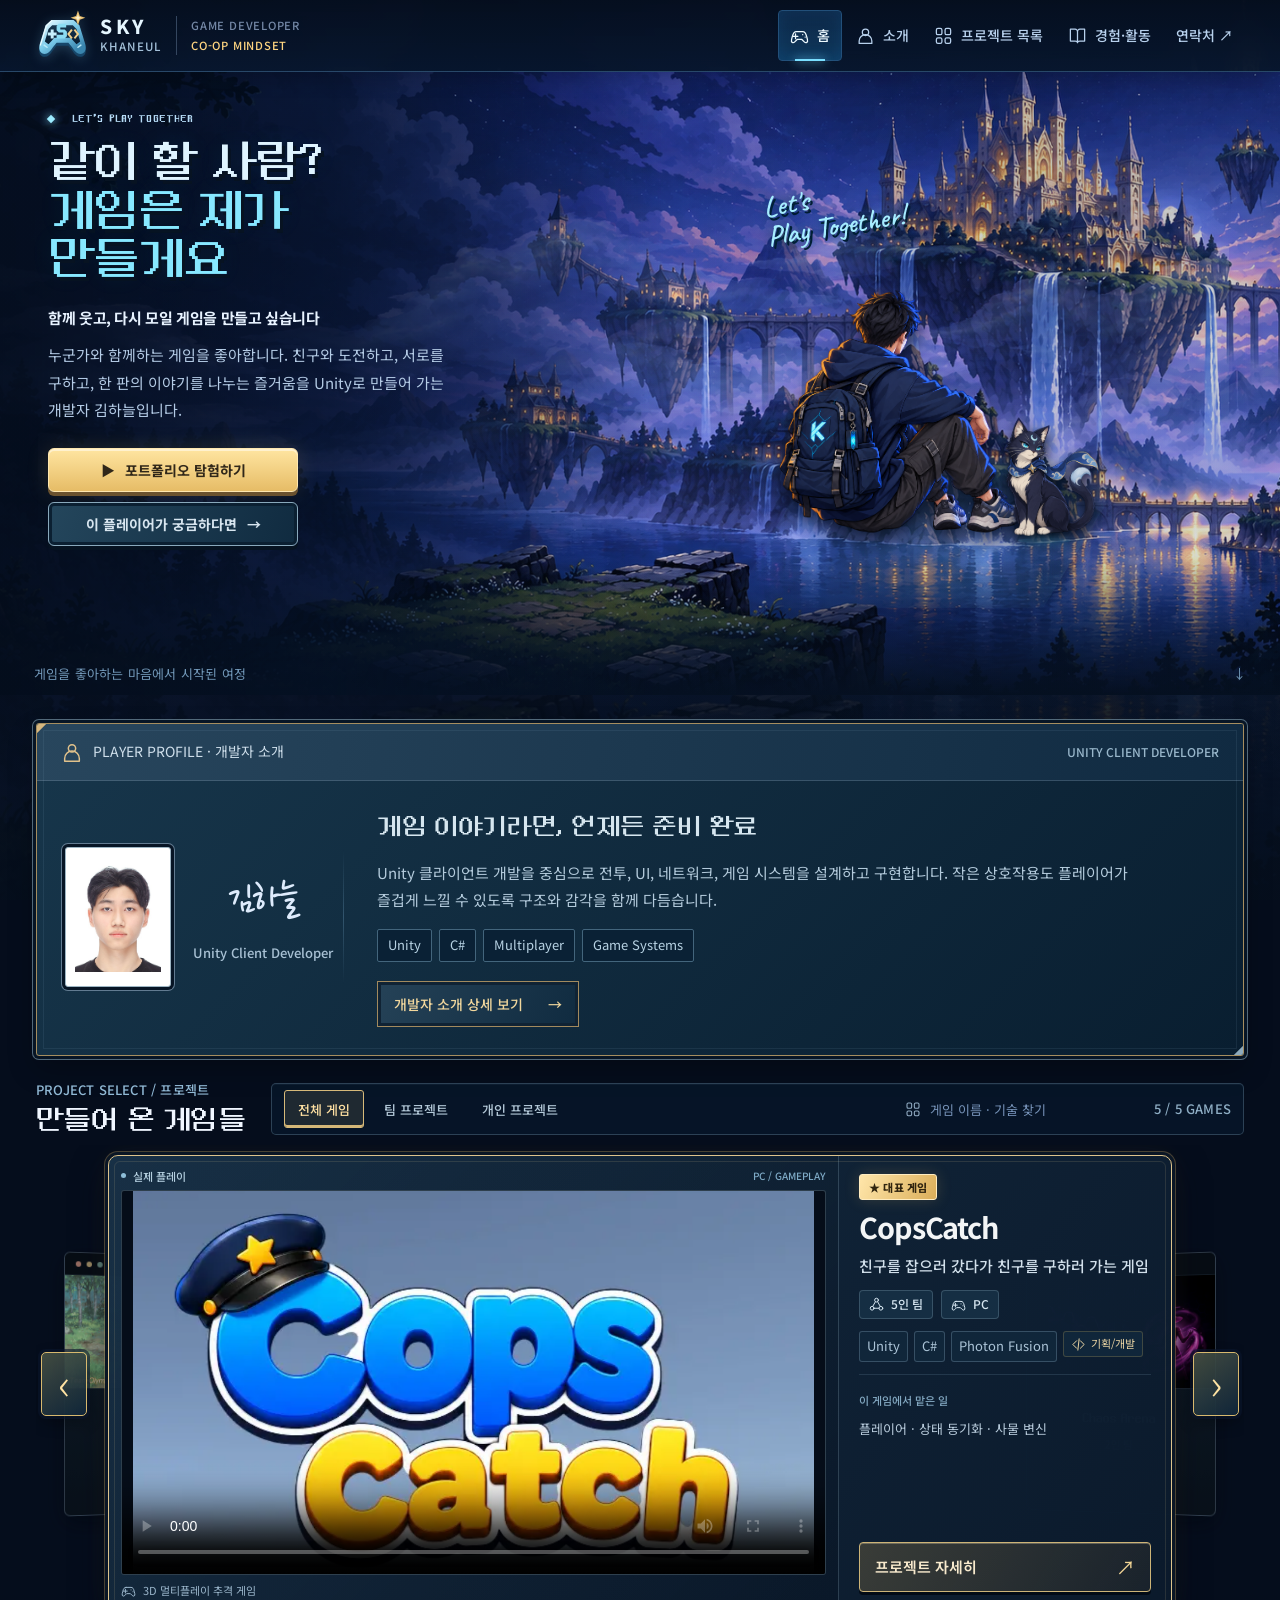
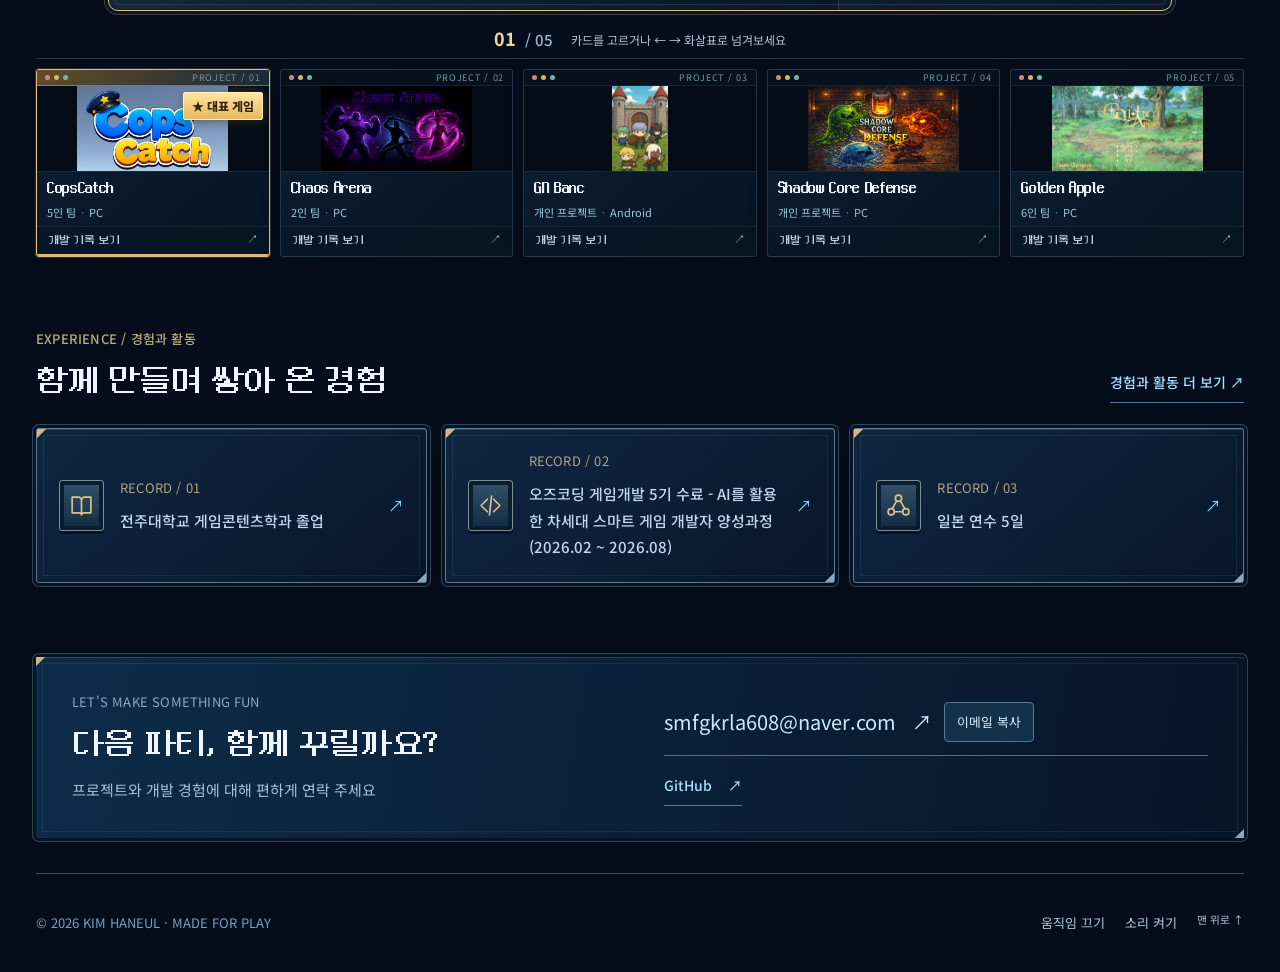
<file: index.html>
<!doctype html>
<html lang="ko">
<head>
  <meta charset="UTF-8"><meta name="viewport" content="width=device-width, initial-scale=1">
  <meta name="description" content="함께하는 게임을 좋아하는 Unity 개발자 김하늘의 포트폴리오. CopsCatch, Chaos Arena, GN Banc, Shadow Core Defense의 플레이와 개발 기록을 만나보세요.">
  <meta name="theme-color" content="#080f1d"><title>김하늘 | 함께하는 게임을 만드는 개발자</title>
  <link rel="icon" href="assets/sky-dev-mark.svg?v=sky18"><link rel="preload" href="assets/fonts/neodgm-pro.woff2" as="font" type="font/woff2" crossorigin><link rel="preload" href="assets/refined-night-world.png" as="image"><link rel="preload" href="assets/sky-cat.png" as="image">
  <link rel="preconnect" href="https://fonts.googleapis.com"><link rel="preconnect" href="https://fonts.gstatic.com" crossorigin>
  <link href="https://fonts.googleapis.com/css2?family=Caveat:wght@500;600&family=Noto+Sans+KR:wght@400;500;600;700;900&display=swap" rel="stylesheet">
  <link rel="stylesheet" href="style.css?v=email-copy"><link rel="stylesheet" href="playbook.css?v=technical21"><link rel="stylesheet" href="command-deck.css?v=chapter-nowrap"><link rel="stylesheet" href="pixel-world.css?v=sky14"><link rel="stylesheet" href="refinement.css?v=sky14"><link rel="stylesheet" href="expedition.css?v=sky14"><link rel="stylesheet" href="sky-theme.css?v=golden-video19"><script src="pixel-world.js?v=overview37" defer></script><script src="portfolio-data.js?v=home43" defer></script><script src="planning-data.js?v=planning33" defer></script><script src="app.js?v=home43" defer></script><link rel="stylesheet" href="planning.css?v=planning34"><script src="planning.js?v=planning33" defer></script><script src="pages.js?v=home43" defer></script>
  <link rel="stylesheet" href="project-browser.css?v=repair38">
  <link rel="stylesheet" href="profile-refinement.css?v=buttons45">
</head>
<body data-view="home">
  <div class="world-backdrop" aria-hidden="true"><div class="world-backdrop-art"></div><div class="world-backdrop-mist"></div></div>
  <a id="skipLink" class="skip-link" href="#main">본문으로 건너뛰기</a>
  <header class="topbar" id="home"><a class="brand" href="#featured" aria-label="김하늘 포트폴리오 홈"><span class="brand-mark" aria-hidden="true"><img src="assets/sky-dev-mark.svg?v=sky18" alt=""></span><span class="brand-identity"><span class="sky-word">SKY</span><b id="brandText">KHANEUL</b></span><span class="brand-caption">GAME DEVELOPER<br><i>CO-OP MINDSET</i></span></a><button class="menu-toggle" id="menuToggle" type="button" aria-expanded="false" aria-controls="siteNav">메뉴</button><nav id="siteNav" aria-label="주요 메뉴"><a href="#featured"><span data-ui-icon="game"></span>홈</a><a href="#about"><span data-ui-icon="profile"></span>소개</a><a href="#projects"><span data-ui-icon="library"></span>프로젝트 목록</a><a href="#journal"><span data-ui-icon="learn"></span>경험·활동</a><a href="#contact">연락처 ↗</a></nav></header>

  <div id="routeCue" class="route-cue" aria-hidden="true"><i></i></div>
  <main id="main" class="site-shell"><p id="routeNotice" class="route-notice" role="status" hidden></p>
    <section id="featured" class="party-hero" aria-labelledby="heroTitle">
      <div class="hero-scene" aria-hidden="true"><div class="hero-landscape"></div><img class="hero-cloud cloud-far" src="assets/refined-night-clouds.png" alt=""><img class="hero-cloud cloud-near" src="assets/refined-night-clouds.png" alt=""><div class="lake-light"></div><div class="scene-motes"></div></div>
      <div class="hero-copy"><div class="party-label"><span class="player-pip" aria-hidden="true"></span> LET'S PLAY TOGETHER</div><h1 id="heroTitle"></h1><p class="hero-subtitle" id="heroSubtitle"></p><p id="heroDesc" class="hero-description"></p><div class="hero-actions"><a class="btn primary project-button" href="#projects"><span aria-hidden="true">▶</span> 포트폴리오 탐험하기</a><a class="btn profile-button" href="#profile"><span>이 플레이어가 궁금하다면</span><span aria-hidden="true">→</span></a></div></div>
      <div class="scene-characters"><span class="scene-whisper">Let's<br>Play Together!</span><img class="scene-haneul" src="assets/refined-haneul.png" alt="게임 세계를 바라보는 김하늘의 모험가 캐릭터" fetchpriority="high"><button class="mascot-button scene-robot" id="heroMascot" type="button" data-mascot aria-label="밤하늘 고양이와 인사하기"></button><span class="mascot-bubble" aria-live="polite">다음 게임도 같이?</span></div>
      <div class="scene-sign" aria-hidden="true"><span>GOOD GAMES</span><b>BRIGHTER<br>PEOPLE</b></div><div class="hero-scene-caption"><span>게임을 좋아하는 마음에서 시작된 여정</span><span aria-hidden="true">↓</span></div>
    </section>
    <section id="about" class="meet-banner game-panel unified-profile" aria-labelledby="aboutTitle"><header class="meet-panel-head"><span><span data-ui-icon="profile" aria-hidden="true"></span> PLAYER PROFILE · 개발자 소개</span><b>UNITY CLIENT DEVELOPER</b></header><div class="meet-avatar"><img id="aboutPhoto" src="assets/profile-portrait.jpg" alt="김하늘 프로필"><h3 id="introTitle"></h3></div><div class="meet-copy"><h2 id="aboutTitle"></h2><p id="aboutText"></p><div id="profileChips"></div><a class="text-button" id="openAboutDetail" href="#profile">개발자 소개 상세 보기 <span aria-hidden="true">→</span></a></div></section>
    <section id="projects" class="section project-showcase" aria-labelledby="projectsTitle">
      <div id="gameSelector" class="project-browser" role="region" aria-roledescription="캐러셀" aria-label="프로젝트 둘러보기">
        <div class="project-browser-top">
        <header class="section-head showcase-heading"><div><span class="eyebrow">PROJECT SELECT / 프로젝트</span><h2 id="projectsTitle">만들어 온 게임들</h2></div><p class="muted">직접 고르고, 플레이와 개발 이야기를 만나보세요</p></header>
          <div class="library-toolbar showcase-toolbar"><div class="library-filters" role="group" aria-label="프로젝트 종류"><button type="button" data-library-filter="all" aria-pressed="true">전체 게임</button><button type="button" data-library-filter="team" aria-pressed="false">팀 프로젝트</button><button type="button" data-library-filter="solo" aria-pressed="false">개인 프로젝트</button></div><label class="project-search"><span data-ui-icon="library" aria-hidden="true"></span><span class="sr-only">프로젝트 검색</span><input id="projectSearch" type="search" placeholder="게임 이름 · 기술 찾기" autocomplete="off"></label><span id="projectCount" class="project-count" role="status"></span></div>
        </div>
        <div id="projectStage" class="project-stage">
          <div id="projectNeighbors" class="project-neighbors"></div>
          <div id="featuredGame" class="project-active" aria-live="off"></div>
          <button id="prevGame" class="project-arrow project-arrow-prev" type="button" aria-label="이전 프로젝트">‹</button>
          <button id="nextGame" class="project-arrow project-arrow-next" type="button" aria-label="다음 프로젝트">›</button>
        </div>
        <div id="projectPosition" class="project-position"><span id="carouselCount" class="project-position-count"></span><p>카드를 고르거나 <span aria-hidden="true">← →</span> 화살표로 넘겨보세요</p></div>
        <div id="gameTabs" class="project-roster" role="group" aria-label="전체 프로젝트 선택"></div>
        <div id="libraryEmpty" class="showcase-empty" hidden><span data-ui-icon="library" aria-hidden="true"></span><h3>검색 결과가 없어요</h3><p>다른 게임 이름이나 기술로 찾아보세요.</p><button id="clearProjectSearch" type="button" class="btn">전체 게임으로 돌아가기</button></div>
        <p id="carouselAnnouncement" class="sr-only" aria-live="polite"></p>
      </div>
    </section>
    <section id="journal" class="section journal-section" aria-labelledby="journalTitle"><div class="section-head"><div><span class="eyebrow">EXPERIENCE / 경험과 활동</span><h2 id="journalTitle">함께 만들며 쌓아 온 경험</h2></div><a class="text-link" href="#profile/journey">경험과 활동 더 보기 ↗</a></div><div id="homeJournal" class="journal-grid"></div></section>
    <section id="contact" class="section contact-section game-panel" aria-labelledby="contactTitle"><div><span class="eyebrow">LET'S MAKE SOMETHING FUN</span><h2 id="contactTitle">다음 파티, 함께 꾸릴까요?</h2><p>프로젝트와 개발 경험에 대해 편하게 연락 주세요</p></div><div id="contactCards"></div></section>
  </main>
  <main id="projectPage" class="route-page project-page" aria-labelledby="projectTitle" hidden>
    <header class="page-commandbar"><a href="#projects" class="page-back">← 프로젝트 목록</a><span class="eyebrow" id="detailStatus"></span><div id="projectNext" class="next-project-link"></div></header>
    <div class="chapter-dock"><div class="dock-label"><span class="eyebrow">CHAPTER SELECT</span><span>개발 기록</span></div><nav id="detailMenu" class="chapter-menu" aria-label="프로젝트 목차"></nav><div class="detail-progress" id="detailProgress"><span>READING <b id="detailProgressText">0%</b></span><i aria-hidden="true"></i></div></div>
    <article id="detailContent" class="detail-content"></article>
  </main>
  <main id="profilePage" class="route-page profile-page" aria-labelledby="profileTitle" hidden>
    <header class="page-commandbar"><a href="#about" class="page-back">← 메인으로</a><span class="eyebrow">메인 / 개발자 소개 상세</span><a href="#projects" class="command-link">프로젝트 목록 →</a></header>
    <div class="chapter-dock"><div class="dock-label"><span class="eyebrow">PLAYER FILE</span><span>김하늘</span></div><nav id="profileMenu" class="chapter-menu" aria-label="프로필 목차"></nav><div class="detail-progress" id="profileProgress"><span>READING <b id="profileProgressText">0%</b></span><i aria-hidden="true"></i></div></div>
    <div id="aboutDetailContent"></div>
  </main>
  <footer class="site-footer"><span>© <span id="year">2026</span> KIM HANEUL · MADE FOR PLAY</span><div class="footer-actions"><button id="motionToggle" type="button" aria-pressed="false">움직임 끄기</button><button id="soundToggle" type="button" aria-pressed="false">소리 켜기</button><a href="#featured">맨 위로 ↑</a></div></footer>
  <noscript><p class="noscript-message">프로젝트 상세와 플레이 장면은 JavaScript를 켜면 볼 수 있습니다. 연락처: <a href="mailto:smfgkrla608@naver.com">smfgkrla608@naver.com</a> · <a href="https://github.com/haneul68">GitHub</a></p></noscript>
</body>
</html>
</file>
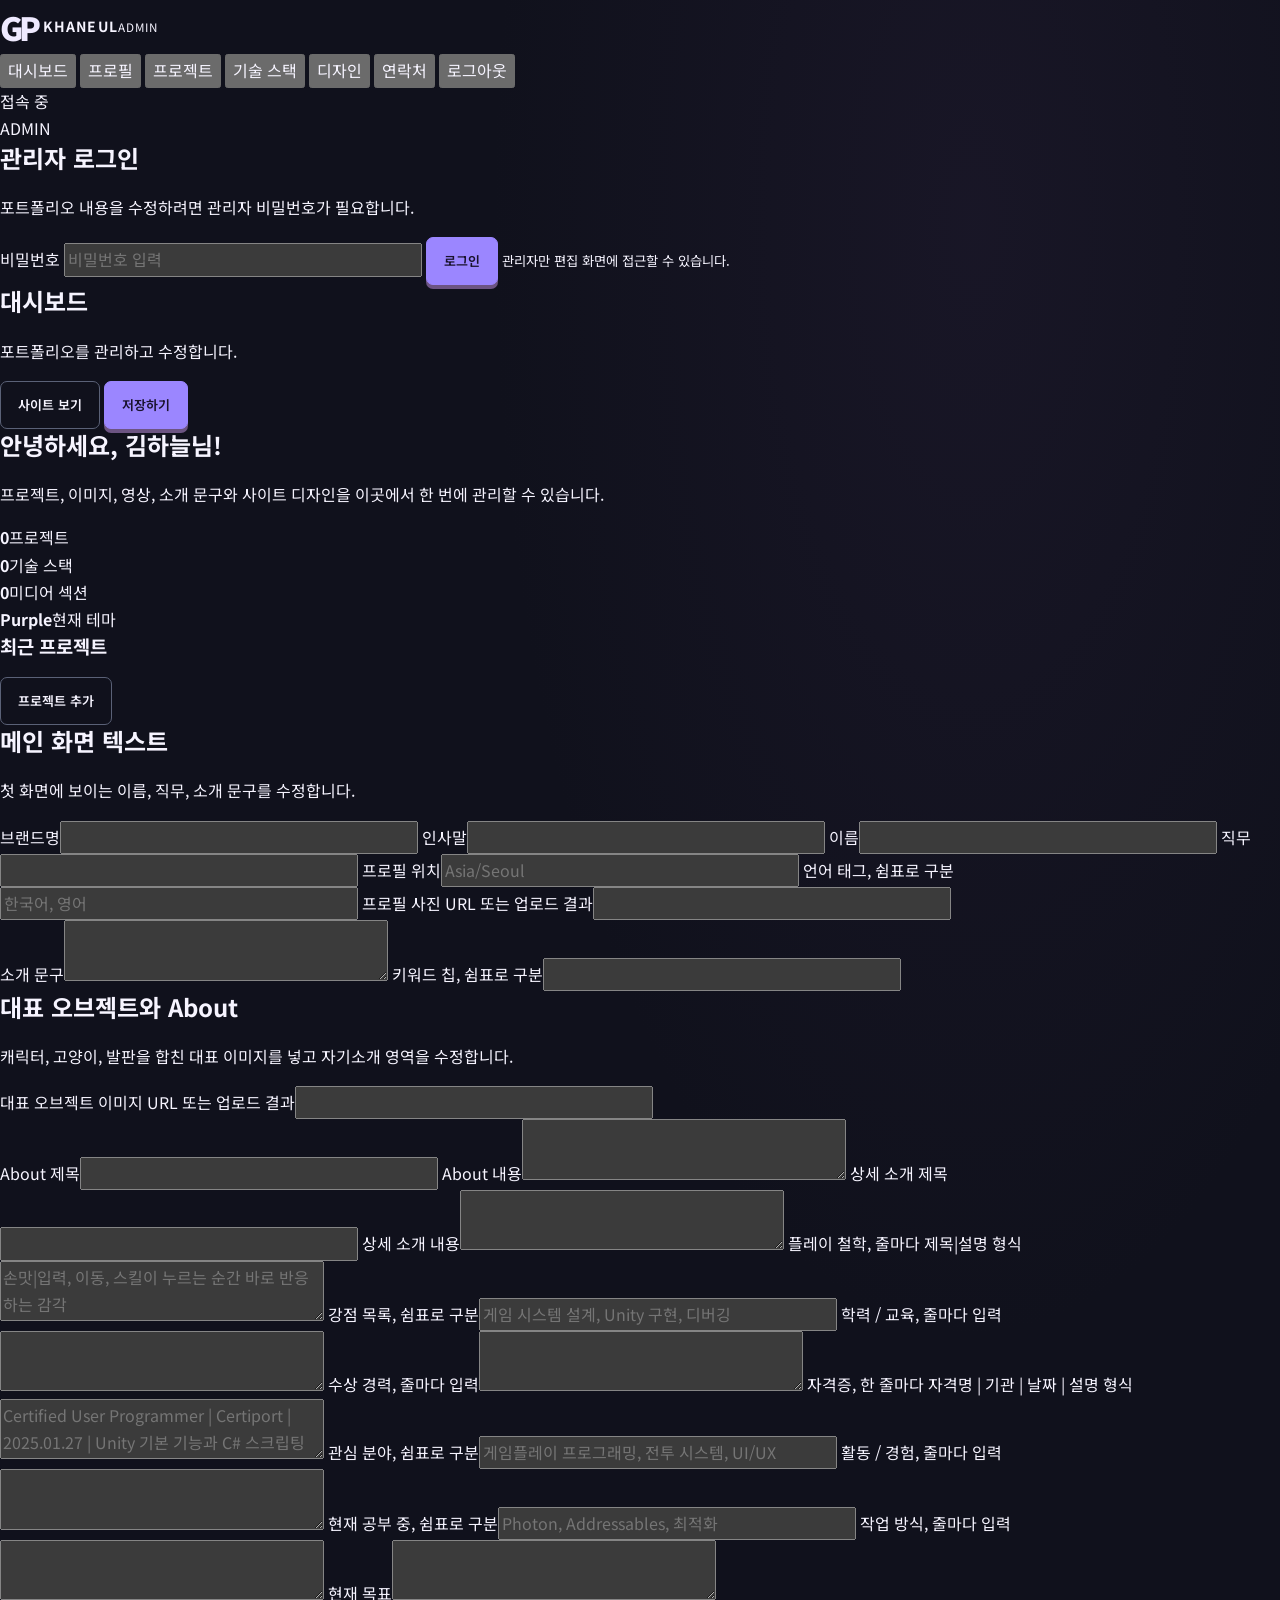
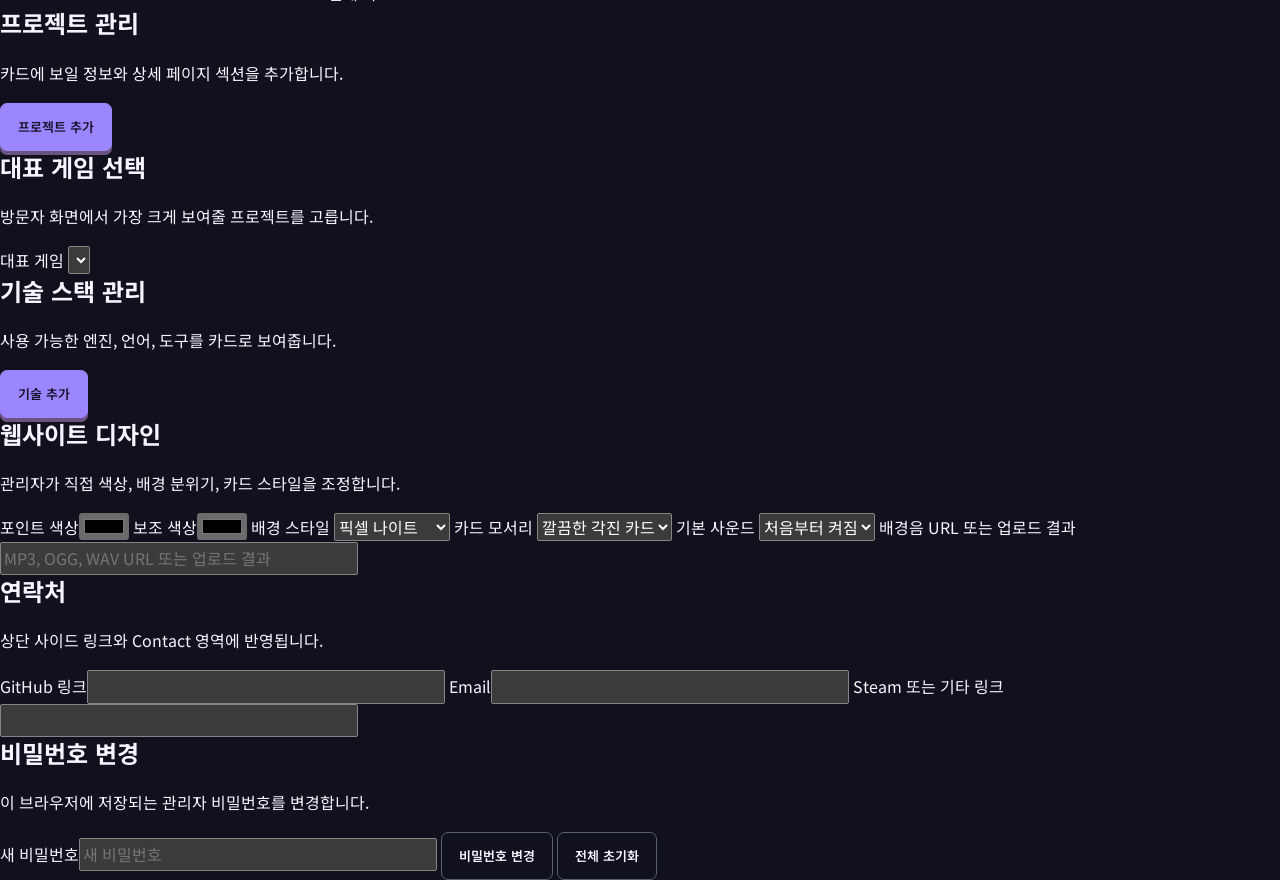
<file: admin.html>
<!doctype html>
<html lang="ko">
<head>
  <meta charset="UTF-8" />
  <meta name="viewport" content="width=device-width, initial-scale=1.0" />
  <title>KHANEUL Admin</title>
  <link rel="preconnect" href="https://fonts.googleapis.com">
  <link rel="preconnect" href="https://fonts.gstatic.com" crossorigin>
  <link href="https://fonts.googleapis.com/css2?family=Noto+Sans+KR:wght@400;500;700;900&family=Press+Start+2P&display=swap" rel="stylesheet">
  <link rel="stylesheet" href="style.css?v=20260813-cops-catch-v2" />
</head>
<body class="admin-body">
  <main class="admin-layout">
    <aside class="admin-side">
      <a class="brand admin-brand" href="index.html">
        <span class="brand-mark">GP</span>
        <span><b>KHANEUL</b><small>ADMIN</small></span>
      </a>
      <button class="side-btn active" data-tab="dashboard">대시보드</button>
      <button class="side-btn" data-tab="profile">프로필</button>
      <button class="side-btn" data-tab="projects">프로젝트</button>
      <button class="side-btn" data-tab="skills">기술 스택</button>
      <button class="side-btn" data-tab="design">디자인</button>
      <button class="side-btn" data-tab="contact">연락처</button>
      <button class="side-btn" id="logoutBtn">로그아웃</button>
      <div class="admin-character" id="adminMiniChar"></div>
      <span class="online-dot">접속 중</span>
    </aside>

    <section class="admin-main">
      <div class="admin-login" id="loginBox">
        <div class="login-card">
          <span class="login-mark">ADMIN</span>
          <h1>관리자 로그인</h1>
          <p>포트폴리오 내용을 수정하려면 관리자 비밀번호가 필요합니다.</p>
          <label>비밀번호
            <input id="adminPassword" type="password" placeholder="비밀번호 입력" autocomplete="current-password">
          </label>
          <button class="btn primary" id="loginBtn" type="button">로그인</button>
          <small>관리자만 편집 화면에 접근할 수 있습니다.</small>
        </div>
      </div>

      <div class="admin-panel hidden" id="adminPanel">
        <header class="admin-head">
          <div>
            <h1 id="adminTitle">대시보드</h1>
            <p id="adminSubtitle">포트폴리오를 관리하고 수정합니다.</p>
          </div>
          <div class="admin-actions">
            <a class="btn subtle" href="index.html" target="_blank" rel="noreferrer">사이트 보기</a>
            <button class="btn primary" id="saveAll" type="button">저장하기</button>
          </div>
        </header>

        <section class="tab active" id="tab-dashboard">
          <div class="welcome-card">
            <h2>안녕하세요, 김하늘님!</h2>
            <p>프로젝트, 이미지, 영상, 소개 문구와 사이트 디자인을 이곳에서 한 번에 관리할 수 있습니다.</p>
          </div>
          <div class="dash-cards">
            <div><b id="dashProject">0</b><span>프로젝트</span></div>
            <div><b id="dashSkill">0</b><span>기술 스택</span></div>
            <div><b id="dashMedia">0</b><span>미디어 섹션</span></div>
            <div><b id="dashTheme">Purple</b><span>현재 테마</span></div>
          </div>
          <div class="admin-block">
            <div class="block-head">
              <h3>최근 프로젝트</h3>
              <button class="btn small" data-open-tab="projects" type="button">프로젝트 추가</button>
            </div>
            <div id="recentProjects" class="recent-list"></div>
          </div>
        </section>

        <section class="tab" id="tab-profile">
          <div class="editor-card">
            <div class="editor-title">
              <h2>메인 화면 텍스트</h2>
              <p>첫 화면에 보이는 이름, 직무, 소개 문구를 수정합니다.</p>
            </div>
            <div class="form-grid">
              <label>브랜드명<input id="fBrand"></label>
              <label>인사말<input id="fHello"></label>
              <label>이름<input id="fName"></label>
              <label>직무<input id="fRole"></label>
              <label>프로필 위치<input id="fProfileLocation" placeholder="Asia/Seoul"></label>
              <label>언어 태그, 쉼표로 구분<input id="fProfileLanguages" placeholder="한국어, 영어"></label>
              <label class="wide">프로필 사진 URL 또는 업로드 결과<input id="fProfileAvatar"></label>
              <div class="wide" id="profileAvatarUpload"></div>
              <label class="wide">소개 문구<textarea id="fDesc"></textarea></label>
              <label class="wide">키워드 칩, 쉼표로 구분<input id="fChips"></label>
            </div>
          </div>

          <div class="editor-card">
            <div class="editor-title">
              <h2>대표 오브젝트와 About</h2>
              <p>캐릭터, 고양이, 발판을 합친 대표 이미지를 넣고 자기소개 영역을 수정합니다.</p>
            </div>
            <div class="form-grid">
              <label class="wide">대표 오브젝트 이미지 URL 또는 업로드 결과<input id="fChar"></label>
              <div class="wide" id="characterUpload"></div>
              <label>About 제목<input id="fAboutTitle"></label>
              <label class="wide">About 내용<textarea id="fAboutText"></textarea></label>
              <label class="wide">상세 소개 제목<input id="fAboutDetailTitle"></label>
              <label class="wide">상세 소개 내용<textarea id="fAboutDetailText"></textarea></label>
              <label class="wide">플레이 철학, 줄마다 제목|설명 형식<textarea id="fPlayPhilosophy" placeholder="손맛|입력, 이동, 스킬이 누르는 순간 바로 반응하는 감각&#10;함께하는 재미|같이 성장하고 경쟁하는 느낌이 드는 구조"></textarea></label>
              <label class="wide">강점 목록, 쉼표로 구분<input id="fAboutStrengths" placeholder="게임 시스템 설계, Unity 구현, 디버깅"></label>
              <label class="wide">학력 / 교육, 줄마다 입력<textarea id="fEducation"></textarea></label>
              <label class="wide">수상 경력, 줄마다 입력<textarea id="fAwards"></textarea></label>
              <label class="wide">자격증, 한 줄마다 자격명 | 기관 | 날짜 | 설명 형식<textarea id="fCertificates" placeholder="Certified User Programmer | Certiport | 2025.01.27 | Unity 기본 기능과 C# 스크립팅 활용 역량을 검증한 자격입니다."></textarea></label>
              <label class="wide">관심 분야, 쉼표로 구분<input id="fInterests" placeholder="게임플레이 프로그래밍, 전투 시스템, UI/UX"></label>
              <label class="wide">활동 / 경험, 줄마다 입력<textarea id="fActivities"></textarea></label>
              <label class="wide">현재 공부 중, 쉼표로 구분<input id="fLearning" placeholder="Photon, Addressables, 최적화"></label>
              <label class="wide">작업 방식, 줄마다 입력<textarea id="fWorkStyle"></textarea></label>
              <label class="wide">현재 목표<textarea id="fAboutGoal"></textarea></label>
            </div>
          </div>
        </section>

        <section class="tab" id="tab-projects">
          <div class="tab-toolbar">
            <div>
              <h2>프로젝트 관리</h2>
              <p>카드에 보일 정보와 상세 페이지 섹션을 추가합니다.</p>
            </div>
            <button class="btn primary" id="addProject" type="button">프로젝트 추가</button>
          </div>
          <div class="editor-card featured-admin-card">
            <div class="editor-title">
              <h2>대표 게임 선택</h2>
              <p>방문자 화면에서 가장 크게 보여줄 프로젝트를 고릅니다.</p>
            </div>
            <label>대표 게임
              <select id="fFeaturedProject"></select>
            </label>
          </div>
          <div id="projectEditor"></div>
        </section>

        <section class="tab" id="tab-skills">
          <div class="tab-toolbar">
            <div>
              <h2>기술 스택 관리</h2>
              <p>사용 가능한 엔진, 언어, 도구를 카드로 보여줍니다.</p>
            </div>
            <button class="btn primary" id="addSkill" type="button">기술 추가</button>
          </div>
          <div id="skillEditor"></div>
        </section>

        <section class="tab" id="tab-design">
          <div class="editor-card">
            <div class="editor-title">
              <h2>웹사이트 디자인</h2>
              <p>관리자가 직접 색상, 배경 분위기, 카드 스타일을 조정합니다.</p>
            </div>
            <div class="form-grid">
              <label>포인트 색상<input type="color" id="fTheme"></label>
              <label>보조 색상<input type="color" id="fAccent"></label>
              <label>배경 스타일
                <select id="fBackground">
                  <option value="night">픽셀 나이트</option>
                  <option value="studio">다크 스튜디오</option>
                  <option value="neon">네온 아레나</option>
                </select>
              </label>
              <label>카드 모서리
                <select id="fRadius">
                  <option value="8">깔끔한 각진 카드</option>
                  <option value="14">부드러운 카드</option>
                  <option value="20">둥근 카드</option>
                </select>
              </label>
              <label>기본 사운드
                <select id="fSoundDefaultOn">
                  <option value="true">처음부터 켜짐</option>
                  <option value="false">처음에는 꺼짐</option>
                </select>
              </label>
              <label class="wide">배경음 URL 또는 업로드 결과<input id="fBgmUrl" placeholder="MP3, OGG, WAV URL 또는 업로드 결과"></label>
              <div class="wide" id="bgmUpload"></div>
            </div>
          </div>
        </section>

        <section class="tab" id="tab-contact">
          <div class="editor-card">
            <div class="editor-title">
              <h2>연락처</h2>
              <p>상단 사이드 링크와 Contact 영역에 반영됩니다.</p>
            </div>
            <div class="form-grid">
              <label>GitHub 링크<input id="fGithub"></label>
              <label>Email<input id="fEmail"></label>
              <label>Steam 또는 기타 링크<input id="fSteam"></label>
            </div>
          </div>

          <div class="editor-card">
            <div class="editor-title">
              <h2>비밀번호 변경</h2>
              <p>이 브라우저에 저장되는 관리자 비밀번호를 변경합니다.</p>
            </div>
            <div class="form-grid">
              <label>새 비밀번호<input id="newPassword" type="password" placeholder="새 비밀번호"></label>
              <button class="btn" id="changePassword" type="button">비밀번호 변경</button>
              <button class="btn danger" id="resetBtn" type="button">전체 초기화</button>
            </div>
          </div>
        </section>
      </div>
    </section>
  </main>

  <script src="app.js?v=20260813-cops-catch-v2"></script>
  <script src="admin.js?v=20260813-cops-catch-v2"></script>
</body>
</html>
</file>
<file: style.css>
:root {
  color-scheme: dark;
  --bg: #10121b;
  --panel: #181c28;
  --text: #f4f5fa;
  --muted: #b0b7c9;
  --line: #34394b;
  --primary: #9b86ff;
  --accent: #82e0fa;
  --yellow: #ffda88;
  --card-radius: 8px;
  font-family: 'Noto Sans KR', system-ui, sans-serif;
  font-size: 16px;
}
* { box-sizing: border-box; }
html { scroll-behavior: smooth; scroll-padding-top: 100px; }
body { margin: 0; background: var(--bg); color: var(--text); line-height: 1.7; }
body[data-background="studio"] { --bg: #0d171d; }
body[data-background="neon"] { --bg: #171326; }
body.dialog-open { overflow: hidden; }
a { color: inherit; text-decoration: none; }
button, input, textarea, select { font: inherit; }
button { color: inherit; cursor: pointer; }
button, a { -webkit-tap-highlight-color: transparent; }
a, button { touch-action: manipulation; }
button:disabled { cursor: default; }
img, canvas, video { max-width: 100%; display: block; }
[hidden] { display: none !important; }
figure { margin: 0; }
h1, h2, h3, h4, p { margin-top: 0; }
h1, h2, h3, h4 { line-height: 1.35; word-break: keep-all; overflow-wrap: anywhere; }
p { word-break: keep-all; overflow-wrap: anywhere; }
:focus-visible { outline: 3px solid var(--accent); outline-offset: 5px; border-radius: 3px; }
:target { scroll-margin-top: 100px; }
::selection { color: #10121b; background: var(--accent); }
.skip-link { position: fixed; top: -80px; left: 16px; z-index: 1000; padding: 12px 20px; background: var(--accent); color: #10121b; }
.skip-link:focus { top: 12px; }
.topbar { position: sticky; top: 0; z-index: 20; width: 100%; padding: 0 max(32px, calc((100% - 1280px)/2)); height: 78px; display: flex; align-items: center; justify-content: space-between; gap: 24px; border-bottom: 1px solid var(--line); background: #10121bf5; backdrop-filter: blur(12px); }
.brand { display: flex; align-items: center; gap: 10px; letter-spacing: .08em; font-size: .875rem; }
.brand-mark { font-size: 1.6rem; font-weight: 900; color: var(--accent); letter-spacing: -.1em; padding-right: 6px; }
#siteNav { display: flex; gap: 28px; align-items: center; font-size: .875rem; }
#siteNav a { padding: 22px 0; color: var(--muted); border-bottom: 2px solid transparent; }
#siteNav a:hover, #siteNav a[aria-current] { color: var(--text); border-bottom-color: var(--accent); }
.menu-toggle { display: none; min-height: 44px; border: 1px solid var(--line); border-radius: 4px; background: var(--panel); padding: 6px 15px; }
.site-shell, .site-footer { width: min(1280px, calc(100% - 64px)); margin: auto; }
.intro { display: grid; grid-template-columns: 1fr 1fr; align-items: center; gap: 40px; padding: 38px 0; }
.intro-person { display: flex; align-items: center; gap: 18px; }
.intro-person img { width: 64px; height: 64px; object-fit: cover; border-radius: 50%; border: 1px solid var(--line); }
.eyebrow { display: block; font-size: .75rem; font-weight: 600; letter-spacing: .14em; line-height: 1.5; color: var(--accent); }
.intro h1 { font-size: 1.3rem; margin: 7px 0 0; }
.intro h1 span { display: inline-block; font-size: .875rem; font-weight: 400; margin-left: 10px; color: var(--muted); }
.intro > p { margin: 0; font-size: .9375rem; line-height: 1.85; color: var(--muted); max-width: 530px; }
.featured-section { border: 1px solid #414961; border-radius: var(--card-radius); background: #171c2b; overflow: clip; }
.featured-header { padding: 16px 26px; display: flex; justify-content: space-between; align-items: center; border-bottom: 1px solid var(--line); }
.featured-header .eyebrow { color: #c4cbdf; }
.status { display: inline-flex; gap: 8px; align-items: center; font-size: .8125rem; color: #dce4fa; }
.status i { width: 7px; height: 7px; border-radius: 50%; background: #99edc2; }
.featured-layout { display: grid; grid-template-columns: .9fr 1.25fr; gap: 32px; align-items: center; padding: 32px 0 32px 32px; }
.featured-copy { min-width: 0; }
.featured-copy h2 { font-size: clamp(2.7rem, 5.7vw, 5rem); line-height: 1.05; margin: 0 0 21px; letter-spacing: -.06em; font-weight: 900; }
.featured-lead { font-size: clamp(1.2rem, 1.9vw, 1.65rem); line-height: 1.5; font-weight: 700; margin-bottom: 16px; color: var(--yellow); }
.featured-description { color: #c9cede; margin-bottom: 18px; font-size: 1rem; line-height: 1.8; max-width: 470px; }
.project-facts { display: flex; flex-wrap: wrap; gap: 4px 10px; font-size: .8125rem; color: #d1d7e7; }
.project-facts span + span::before { content: '/'; color: #707a95; margin-right: 10px; }
.tags { display: flex; flex-wrap: wrap; gap: 7px; margin: 12px 0; }
.tags span { font-size: .8125rem; line-height: 1.5; padding: 4px 9px; border: 1px solid #454b5e; border-radius: 4px; color: #d5dbea; }
.featured-role { font-size: .875rem; color: #c8cee0; margin: 16px 0 22px; line-height: 1.7; }
.featured-role b { color: var(--text); margin-right: 8px; }
.hero-actions { display: flex; flex-wrap: wrap; gap: 10px; }
.btn { min-height: 46px; padding: 10px 17px; border: 1px solid #5a6177; border-radius: 4px; display: inline-flex; align-items: center; justify-content: center; gap: 14px; font-size: .875rem; font-weight: 600; background: transparent; }
.btn.primary { background: var(--accent); color: #12232c; border-color: var(--accent); }
.btn:hover { border-color: var(--text); background: #ffffff0d; }
.btn.primary:hover { background: #b7edfa; color: #12232c; }
.featured-media { min-width: 0; align-self: stretch; display: flex; flex-direction: column; justify-content: center; background: #0c1019; border: 1px solid #41495c; border-right: 0; border-radius: 6px 0 0 6px; overflow: hidden; }
.featured-media > img, .featured-media video { width: 100%; aspect-ratio: 16/9; object-fit: contain; }
.featured-media figcaption { display: flex; align-items: center; gap: 8px; justify-content: flex-start; padding: 14px 16px; font-size: .75rem; color: #b8c3db; border-top: 1px solid #2f3749; }
.featured-media figcaption > span:last-child { margin-left: auto; }
.record-mark { color: var(--yellow); font-size: .65rem; }
.featured-bottom { display: grid; grid-template-columns: 1fr auto; gap: 36px; align-items: center; padding: 20px 28px; border-top: 1px solid var(--line); background: #121623; color: #b8c1d6; font-size: .875rem; }
.featured-bottom span { max-width: 840px; }
.featured-bottom a { white-space: nowrap; color: var(--text); border-bottom: 1px solid #656f85; padding: 5px 0; }
.section { padding: 84px 0; border-bottom: 1px solid var(--line); }
.section-head { display: flex; align-items: flex-end; justify-content: space-between; gap: 28px; margin-bottom: 36px; }
.section-head .eyebrow { margin-bottom: 11px; }
.section-head h2 { font-size: clamp(1.55rem, 2.8vw, 2.35rem); letter-spacing: -.045em; margin-bottom: 0; }
.section-head .muted { font-size: .875rem; }
.muted { color: var(--muted); }
.section-index { font-size: .8125rem; letter-spacing: .08em; color: #969fb5; }
.case-row { border-top: 1px solid var(--line); }
.case-row:last-child { border-bottom: 1px solid var(--line); }
.case-row summary { display: flex; align-items: center; gap: 25px; padding: 23px 0; list-style: none; cursor: pointer; }
.case-row summary::-webkit-details-marker { display: none; }
.case-row summary h3 { margin: 0; font-size: 1.2rem; font-weight: 600; }
.case-number { color: var(--primary); font: 500 .875rem ui-monospace, monospace; }
.expand-mark { font-size: 1.5rem; font-weight: 400; margin-left: auto; padding: 0 8px; }
.case-row[open] .expand-mark { transform: rotate(45deg); color: var(--accent); }
.case-preview { display: grid; grid-template-columns: .8fr 1.2fr; gap: 8px 48px; padding: 0 42px 26px; }
.case-preview p { color: var(--muted); margin: 0; font-size: 1rem; line-height: 1.9; }
.case-preview .text-link { grid-column: 2; justify-self: start; margin-top: 12px; }
.text-link, .text-button { font-size: .875rem; color: var(--accent); display: inline-flex; align-items: center; gap: 16px; min-height: 44px; padding: 8px 0; border: 0; border-bottom: 1px solid #525e73; background: transparent; font-weight: 500; }
.text-link:hover, .text-button:hover { color: white; border-color: white; }
.project-grid { display: grid; grid-template-columns: repeat(3, minmax(0, 1fr)); gap: 30px; }
.project-card { min-width: 0; display: flex; flex-direction: column; }
.project-cover { position: relative; display: block; aspect-ratio: 16/10; background: #1b2230; overflow: hidden; border-radius: var(--card-radius); border: 1px solid var(--line); margin-bottom: 20px; }
.project-cover img { width: 100%; height: 100%; object-fit: cover; transition: transform .25s ease; }
.project-cover:hover img { transform: scale(1.035); }
.project-cover[href*="gn-banc"] img { object-position: 50% 53%; }
.cover-arrow { position: absolute; right: 12px; bottom: 12px; display: grid; place-items: center; width: 36px; height: 36px; border-radius: 50%; background: #10121bec; font-size: 1.2rem; border: 1px solid #7d889f; }
.card-meta { color: var(--muted); font-size: .8125rem; margin-bottom: 9px; }
.project-card h3 { font-size: 1.5rem; letter-spacing: -.04em; margin: 0 0 12px; }
.project-card p { margin-bottom: 12px; color: var(--muted); font-size: 1rem; }
.project-card .card-role { font-size: .875rem; color: #cbd3e4; margin-top: auto; }
.card-role b { color: var(--text); margin-right: 5px; }
.project-card .text-link { align-self: flex-start; }
.experience-layout { display: grid; grid-template-columns: 1.2fr .8fr; gap: 64px; }
.skill-row { display: grid; grid-template-columns: 170px 1fr; gap: 22px; padding: 22px 0; border-top: 1px solid var(--line); }
.skill-row h3 { font-size: 1rem; margin: 0; font-weight: 600; }
.skill-row p { margin: 0 0 8px; color: var(--muted); font-size: 1rem; }
.skill-projects { display: flex; gap: 14px; flex-wrap: wrap; font-size: .8125rem; color: var(--accent); }
.skill-projects a { padding: 5px 0; text-decoration: underline; text-underline-offset: 5px; }
.profile-note { padding: 24px 28px; border-left: 2px solid var(--primary); background: #1a1c2a; align-self: start; }
.profile-note h3 { font-size: 1.25rem; margin-bottom: 18px; }
.profile-note > p { font-size: 1rem; color: #bdc4d8; }
.education-item { font-size: .875rem; color: #c4cada; padding-top: 14px; border-top: 1px solid var(--line); }
.contact-section { display: grid; grid-template-columns: 1fr 1fr; gap: 48px; align-items: center; }
.contact-section h2 { font-size: clamp(1.5rem, 2.6vw, 2rem); margin: 12px 0; }
.contact-section p { color: var(--muted); margin-bottom: 0; }
.contact-email { font-size: clamp(1.1rem, 2vw, 1.55rem); display: flex; justify-content: space-between; gap: 16px; padding: 16px 0; border-bottom: 1px solid #636a7e; overflow-wrap: anywhere; }
.contact-email:hover { color: var(--accent); }
.contact-links { display: flex; gap: 24px; margin-top: 10px; }
.site-footer { padding: 26px 0; display: flex; align-items: center; justify-content: space-between; gap: 20px; color: #adb5c8; font-size: .75rem; }
.footer-actions { display: flex; gap: 20px; align-items: center; flex-wrap: wrap; }
.footer-actions button, .footer-actions a { color: #bdc5d7; border: 0; background: none; padding: 10px 0; font-size: .8125rem; min-height: 44px; }
.footer-actions button:hover, .footer-actions a:hover { color: var(--text); text-decoration: underline; text-underline-offset: 5px; }
.motion-media { position: relative; width: 100%; aspect-ratio: 16/9; background: #090d15; overflow: hidden; }
.motion-media > img, .motion-media > canvas { width: 100%; height: 100%; object-fit: contain; }
.motion-media.is-paused img:not([hidden]) { opacity: 0; }
.media-toggle { position: absolute; right: 10px; bottom: 10px; padding: 8px 14px; min-height: 40px; font-size: .8125rem; line-height: 1.3; border: 1px solid #a1afc7; border-radius: 4px; background: #111724ed; color: #fff; }
.media-toggle:hover { background: #243044; }
dialog { color: var(--text); background: var(--bg); border: 1px solid #565e73; padding: 0; border-radius: 10px; box-shadow: 0 24px 80px #0009; }
dialog::backdrop { background: #04070ccf; backdrop-filter: blur(8px); }
.project-dialog { width: min(1380px, calc(100vw - 48px)); max-width: none; height: calc(100dvh - 48px); max-height: none; overflow: hidden; }
.dialog-bar { display: flex; align-items: center; justify-content: space-between; gap: 20px; min-height: 64px; height: 64px; padding: 8px 24px; border-bottom: 1px solid var(--line); background: #171c2a; }
.dialog-bar .eyebrow { margin-left: auto; }
.back-link { font-size: .875rem; padding: 10px 0; }
.icon-close { flex-shrink: 0; background: #242b3a; border: 1px solid #576278; border-radius: 4px; width: 42px; height: 42px; line-height: 1; font-size: 1.8rem; }
.icon-close:hover { background: #353e54; }
.detail-layout { display: grid; grid-template-columns: 225px minmax(0, 1fr); height: calc(100% - 64px); }
.detail-menu { overflow-y: auto; border-right: 1px solid var(--line); padding: 28px 18px; background: #131722; }
.detail-menu a { display: block; padding: 12px; margin-bottom: 5px; color: var(--muted); font-size: .875rem; line-height: 1.6; border-left: 2px solid transparent; }
.detail-menu a:hover, .detail-menu a[aria-current] { color: white; background: #222a3b; border-left-color: var(--accent); }
.detail-content { min-width: 0; overflow-y: auto; overscroll-behavior: contain; padding: 40px clamp(20px, 4vw, 64px); scroll-behavior: smooth; }
.detail-hero { border-bottom: 1px solid var(--line); padding-bottom: 32px; }
.detail-hero h2 { font-size: clamp(2rem, 4.7vw, 4rem); letter-spacing: -.05em; margin: 12px 0 20px; }
.detail-summary { font-size: 1.15rem; line-height: 1.8; color: #cbd2e4; max-width: 780px; }
.portfolio-meta { display: grid; grid-template-columns: repeat(3, minmax(0, 1fr)); gap: 20px; margin: 28px 0; }
.portfolio-meta > div:last-child { grid-column: 1 / -1; }
.portfolio-meta dt { font-size: .8125rem; color: #a7b1c8; margin-bottom: 5px; }
.portfolio-meta dd { margin: 0; font-size: 1rem; line-height: 1.8; }
.project-links { display: flex; flex-wrap: wrap; gap: 10px; }
.detail-section { padding: 42px 0; border-bottom: 1px solid var(--line); scroll-margin-top: 20px; }
.detail-heading { margin-bottom: 25px; }
.detail-heading .eyebrow { margin-bottom: 8px; }
.detail-heading h3 { font-size: clamp(1.35rem, 2.2vw, 1.8rem); margin-bottom: 0; letter-spacing: -.035em; }
.detail-section p { color: #c1c9dc; line-height: 1.95; font-size: 1rem; }
.showcase-grid { display: grid; grid-template-columns: repeat(2, minmax(0,1fr)); gap: 28px; }
.showcase-grid .is-media:first-child:nth-last-child(3) { grid-column: 1 / -1; }
.showcase-block { min-width: 0; }
.showcase-block h4 { font-size: 1rem; color: var(--yellow); margin-bottom: 10px; }
.showcase-block p { margin: 0; }
.showcase-block figure { margin-bottom: 12px; }
.showcase-block figure > img, .showcase-block figure > video { width: 100%; aspect-ratio: 16/9; object-fit: contain; background: #090d15; border: 1px solid var(--line); }
.showcase-block figcaption { font-size: .8125rem; color: #b4bfd3; padding: 10px 0 0; }
.showcase-block .caption { font-size: .8125rem; color: var(--muted); margin-top: 10px; }
.case-study { display: grid; grid-template-columns: 1fr 1fr; gap: 26px 36px; }
.case-study .is-media { grid-column: 1 / -1; }
.case-study .is-text { border-left: 2px solid #515d78; padding-left: 18px; }
.case-study .is-text:nth-child(4) { border-left-color: var(--accent); }
.architecture-board h4 { font-size: 1rem; margin-bottom: 18px; }
.flow-steps { display: flex; list-style: none; margin: 0 0 36px; padding: 0; gap: 12px; }
.flow-steps li { flex: 1; position: relative; min-width: 0; padding: 15px 12px; background: #202737; border-top: 2px solid var(--accent); font-size: .875rem; }
.flow-steps li:not(:last-child)::after { content: '→'; position: absolute; right: -11px; top: 16px; color: var(--accent); z-index: 1; }
.flow-steps b { display: block; margin-bottom: 8px; overflow-wrap: anywhere; }
.flow-steps span { display: block; color: var(--muted); line-height: 1.65; }
.system-list { list-style: none; margin: 0 0 24px; padding: 0; }
.system-list li { display: grid; grid-template-columns: minmax(180px, 1fr) 1fr; gap: 22px; padding: 14px 0; border-bottom: 1px solid var(--line); }
.system-list b { font: 500 .875rem/1.8 ui-monospace, monospace; color: #b3e9f7; overflow-wrap: anywhere; }
.system-list span { font-size: .9375rem; color: #c7d0e0; }
.architecture-note { border-left: 2px solid var(--primary); padding: 12px 20px; background: #202231; }
.detail-list { padding-left: 22px; color: #c3ccde; }
.detail-list li { padding: 6px 0; }
.gallery { display: grid; grid-template-columns: repeat(2,minmax(0,1fr)); gap: 20px; }
.code { overflow-x: auto; padding: 20px; background: #080d17; font-size: .875rem; border: 1px solid var(--line); border-radius: 4px; color: #b3e9f7; }
.related-projects { padding: 32px 0 12px; display: flex; gap: 20px; flex-wrap: wrap; font-size: .875rem; }
.related-projects .eyebrow { width: 100%; }
.related-projects a { color: var(--accent); padding: 10px 0; }
.about-dialog { width: min(820px, calc(100% - 48px)); max-height: calc(100dvh - 48px); overflow: auto; }
.about-dialog .dialog-bar { position: sticky; top: 0; z-index: 2; }
.about-dialog .dialog-bar .eyebrow { margin-left: 0; }
#aboutDetailContent { padding: 32px; }
.about-detail-head { display: flex; align-items: center; gap: 22px; margin-bottom: 32px; }
.about-detail-head img { width: 80px; height: 80px; object-fit: cover; border-radius: 50%; }
.about-detail-head h2 { font-size: 1.5rem; margin: 0 0 5px; }
.about-detail-head p { font-size: .875rem; margin: 0; }
#aboutDetailContent h3 { font-size: 1.2rem; margin-top: 36px; }
#aboutDetailContent p { color: #c1cadc; }
.certificate-list { list-style: none; padding: 0; }
.certificate-list li { display: flex; justify-content: space-between; gap: 20px; border-bottom: 1px solid var(--line); padding: 16px 0; font-size: .875rem; }
.certificate-list small { color: var(--muted); white-space: nowrap; font-size: .75rem; }
.noscript-message { padding: 24px; text-align: center; }
@media (min-width: 1600px) {
  .featured-layout { padding-top: 42px; padding-bottom: 42px; }
}
@media (max-width: 1100px) {
  .featured-layout { gap: 24px; grid-template-columns: 1fr 1.1fr; padding-left: 24px; }
  .featured-media figcaption > span:last-child { display: none; }
  .featured-bottom { gap: 24px; }
  .experience-layout { gap: 32px; }
  .skill-row { grid-template-columns: 1fr; gap: 8px; }
  .project-grid { gap: 22px; }
  .detail-layout { grid-template-columns: 180px minmax(0, 1fr); }
  .detail-menu { padding: 20px 10px; }
  .flow-steps { flex-wrap: wrap; }
  .flow-steps li { flex: 1 1 120px; }
}
@media (max-width: 800px) {
  .intro { grid-template-columns: 1fr; gap: 18px; padding: 28px 0; }
  .intro h1 span { display: block; margin: 4px 0 0; font-size: .8125rem; }
  .intro-person { gap: 12px; }
  .featured-layout { grid-template-columns: 1fr; padding: 26px; gap: 26px; }
  .featured-copy h2 { font-size: 3.75rem; }
  .featured-lead br { display: none; }
  .featured-description { max-width: none; }
  .featured-media { border: 1px solid #41495c; border-radius: 6px; }
  .featured-bottom { display: block; }
  .featured-bottom a { display: inline-block; margin-top: 10px; }
  .section { padding: 58px 0; }
  .section-head { align-items: flex-start; margin-bottom: 28px; }
  .section-head .muted { display: none; }
  .project-grid { grid-template-columns: 1fr; gap: 40px; }
  .project-card { display: grid; grid-template-columns: 42% minmax(0,1fr); column-gap: 24px; align-content: start; }
  .project-cover { grid-column: 1; grid-row: 1 / 7; align-self: start; margin: 0; }
  .project-card > :not(.project-cover) { grid-column: 2; }
  .project-card .text-link { justify-self: start; }
  .experience-layout { grid-template-columns: 1fr; gap: 36px; }
  .skill-row { grid-template-columns: 180px 1fr; }
  .contact-section { grid-template-columns: 1fr; gap: 18px; }
  .contact-email { max-width: 520px; }
  .detail-layout { display: flex; flex-direction: column; }
  .detail-menu { flex: 0 0 auto; display: flex; gap: 8px; padding: 8px 16px; overflow-x: auto; overflow-y: hidden; border-right: 0; border-bottom: 1px solid var(--line); }
  .detail-menu a { white-space: nowrap; margin: 0; border-left: 0; border-bottom: 2px solid transparent; padding: 10px; font-size: .8125rem; }
  .detail-menu a[aria-current] { border-bottom-color: var(--accent); }
  .detail-content { flex: 1; padding: 28px 24px; }
  .detail-summary { font-size: 1rem; }
  .system-list li { grid-template-columns: 1fr; gap: 4px; }
}
@media (max-width: 900px) {
  .menu-toggle { display: block; }
  #siteNav { display: none; position: absolute; top: 77px; left: 0; right: 0; padding: 16px 24px; gap: 0; background: #171c2a; border-bottom: 1px solid #515a71; box-shadow: 0 15px 25px #0007; }
  #siteNav.is-open { display: grid; }
  #siteNav a { padding: 12px 0; }
}
@media (max-width: 600px) {
  html { scroll-padding-top: 82px; }
  .topbar { height: 64px; padding: 0 20px; }
  #siteNav { top: 63px; }
  .site-shell, .site-footer { width: calc(100% - 36px); }
  .intro { grid-template-columns: 1fr; gap: 14px; padding: 24px 2px; }
  .intro-person img { width: 48px; height: 48px; }
  .intro h1 span { display: inline-block; font-size: .75rem; margin-left: 8px; }
  .intro > p { font-size: .875rem; line-height: 1.8; }
  .featured-header { padding: 12px 16px; }
  .featured-header .eyebrow { font-size: .75rem; letter-spacing: .09em; }
  .featured-layout { display: flex; flex-direction: column; align-items: stretch; padding: 22px 18px 18px; gap: 0; }
  .featured-copy { display: contents; }
  .featured-copy h2 { order: 0; }
  .featured-lead { order: 1; }
  .featured-media { order: 2; margin: 4px 0 20px; }
  .featured-description { order: 3; }
  .project-facts { order: 4; }
  .featured-copy .tags { order: 5; }
  .featured-role { order: 6; }
  .hero-actions { order: 7; }
  .featured-copy h2 { font-size: clamp(2.6rem, 11vw, 3.5rem); margin-bottom: 16px; }
  .featured-lead { font-size: 1.25rem; margin-bottom: 14px; }
  .featured-lead br { display: block; }
  .featured-description { font-size: 1rem; }
  .featured-role { margin: 16px 0; }
  .featured-media figcaption { padding: 11px; font-size: .75rem; }
  .featured-bottom { padding: 16px 18px; font-size: .8125rem; }
  .section { padding: 48px 0; }
  .section-head { gap: 14px; }
  .section-index { display: none; }
  .section-head h2 { font-size: 1.5rem; }
  .case-row summary { gap: 12px; padding: 20px 0; }
  .case-row summary h3 { font-size: 1.05rem; }
  .case-preview { display: block; padding: 0 0 22px 27px; }
  .case-preview p + p { margin-top: 15px; }
  .case-preview p { font-size: .9375rem; }
  .project-card { display: flex; }
  .project-cover { align-self: stretch; width: 100%; margin-bottom: 18px; }
  .project-card h3 { font-size: 1.45rem; }
  .project-grid { gap: 44px; }
  .skill-row { grid-template-columns: 1fr; gap: 10px; }
  .profile-note { padding: 22px; }
  .site-footer { flex-direction: column; align-items: flex-start; gap: 6px; padding: 22px 0; }
  .footer-actions { width: 100%; justify-content: space-between; gap: 10px; }
  .project-dialog { width: 100%; height: 100dvh; max-height: 100dvh; margin: 0; border-radius: 0; border: 0; }
  .dialog-bar { padding: 8px 18px; }
  .dialog-bar .eyebrow { font-size: .75rem; letter-spacing: .02em; }
  .detail-content { padding: 26px 20px; }
  .detail-hero h2 { font-size: 2.35rem; }
  .portfolio-meta { gap: 16px; }
  .portfolio-meta dd { font-size: .9375rem; }
  .detail-section { padding: 32px 0; }
  .case-study, .showcase-grid, .gallery { grid-template-columns: 1fr; }
  .showcase-grid .is-media:first-child:nth-last-child(3) { grid-column: auto; }
  .case-study { gap: 25px; }
  .flow-steps { display: grid; grid-template-columns: 1fr; gap: 10px; }
  .flow-steps li { display: grid; grid-template-columns: 110px 1fr; gap: 12px; padding: 14px; border-top: 0; border-left: 2px solid var(--accent); }
  .flow-steps li:not(:last-child)::after { content: '↓'; right: auto; left: 28px; top: auto; bottom: -17px; }
  .flow-steps b { margin: 0; }
  .about-dialog { width: calc(100% - 24px); max-height: calc(100dvh - 24px); }
  #aboutDetailContent { padding: 24px 20px; }
  .about-detail-head { gap: 15px; }
  .about-detail-head img { width: 58px; height: 58px; }
  .about-detail-head h2 { font-size: 1.25rem; }
  .certificate-list li { flex-direction: column; gap: 5px; }
}
@media (max-width: 360px) {
  .intro h1 span { display: block; margin-left: 0; }
  .hero-actions .btn { width: 100%; }
  .project-facts { font-size: .75rem; }
}
@media (prefers-reduced-motion: reduce) {
  html, .detail-content { scroll-behavior: auto; }
  *, *::before, *::after { transition: none !important; animation: none !important; }
}
.reduce-motion, .reduce-motion .detail-content { scroll-behavior: auto; }
.reduce-motion *, .reduce-motion *::before, .reduce-motion *::after { transition: none !important; animation: none !important; }
@media print {
  .topbar, .footer-actions, .media-toggle, .hero-actions { display: none; }
  body { background: white; color: black; }
  .site-shell { width: 100%; }
  .section { padding: 24px 0; break-inside: avoid; }
  .featured-section, .profile-note { background: white; }
  p, .featured-lead, .featured-description, .eyebrow, .featured-role { color: black; }
}

/* Personal identity: two cloud players, four game cartridges, one developer. */
.portrait-pair { display:grid; grid-template-columns:1fr 1fr; gap:8px; width:100%; height:100%; padding:0 12px; background:radial-gradient(ellipse at 50% 90%,#43364c,#0b0d16 80%); }
.portrait-pair .motion-media { height:100%; aspect-ratio:auto; background:transparent; }
.portrait-pair .media-toggle { padding:7px 10px; right:6px; bottom:8px; }
.detail-stage > .portrait-pair { height:420px; }
@media(max-width:600px){.game-selector[data-game="gn-banc"] .game-screen{aspect-ratio:1.15}.detail-stage>.portrait-pair{height:300px}.portrait-pair{padding:0 5px;gap:5px}.portrait-pair .media-toggle{font-size:.625rem;padding:6px 8px}}
:root { --bg:#10111c; --panel:#191b2c; --line:#34364c; --muted:#b5b8cd; --text:#f6f4ff; }
body { background:radial-gradient(ellipse at 76% 9%,#30244344,transparent 35%),var(--bg); }
.topbar { height:82px; background:#10111cd9; border-bottom-color:#ffffff12; }
.brand-mark { position:relative; width:33px; padding:0; color:#efeaff; letter-spacing:-.12em; font-size:2rem; }
.brand-mark span { color:var(--accent); font-size:.85rem; position:absolute; right:-2px; top:0; }
.brand-caption { border-left:1px solid #515068; padding-left:14px; margin-left:4px; color:#a4a2bb; font-size:.625rem; letter-spacing:.12em; }
#siteNav { gap:32px; }
#siteNav a { font-size:.8125rem; }
.party-hero { position:relative; display:grid; grid-template-columns:.9fr 1.25fr; align-items:center; gap:26px 48px; padding:72px 0 0; isolation:isolate; }
.party-hero::before { content:''; position:absolute; inset:0 -32px 50px; z-index:-2; background-image:radial-gradient(#aea0f41a 1px,transparent 1px); background-size:24px 24px; mask-image:linear-gradient(transparent,#000 35%,#000 80%,transparent); pointer-events:none; }
.hero-orbit { position:absolute; width:730px; height:730px; border:1px solid #a89cf00e; border-radius:50%; right:-20px; top:-30px; z-index:-1; pointer-events:none; box-shadow:0 0 0 70px #a89cf006,0 0 0 140px #a89cf003; }
.hero-copy { min-width:0; }
.party-label { display:flex; align-items:center; gap:10px; color:#c6b5f5; font:500 .7rem/1.5 ui-monospace,monospace; letter-spacing:.12em; margin-bottom:26px; }
.player-pip { color:var(--accent); font-size:1rem; }
#heroTitle { font-size:clamp(2.5rem,4.1vw,3.8rem); line-height:1.28; font-weight:900; letter-spacing:-.07em; margin:0 0 26px; }
#heroTitle > span { display:block; }
.together-word { color:var(--accent); position:relative; width:fit-content; }
.together-word::after { content:''; display:block; position:absolute; height:9px; left:0; right:0; bottom:6px; background:var(--accent); opacity:.12; transform:rotate(-1.7deg); }
.hero-subtitle { color:#f0eafa; font-size:1.025rem; font-weight:600; letter-spacing:-.025em; margin-bottom:12px; }
.hero-description { color:var(--muted); font-size:.9375rem; line-height:1.95; max-width:440px; margin-bottom:28px; }
.btn { min-height:48px; border-radius:7px; font-size:.8125rem; transition:background .18s,border-color .18s,transform .18s; }
.btn.primary { background:var(--primary); border-color:var(--primary); color:#19122d; box-shadow:0 4px 0 #6c5482; }
.btn.primary:hover { background:#d3baff; transform:translateY(-2px); }
.profile-button { padding:8px 13px; gap:9px; }
.profile-button img { width:27px; height:27px; object-fit:cover; border-radius:50%; }
.hero-signature { display:flex; align-items:center; gap:10px; margin-top:24px; }
.hero-signature > img { width:156px; height:auto; margin-left:-14px; animation:cloud-float 6s ease-in-out infinite; }
.hero-signature .eyebrow { font:500 .6rem/1.5 ui-monospace,monospace; color:#938aaa; letter-spacing:.1em; }
.hero-signature p { color:#a9a2bc; font-size:.75rem; line-height:1.75; margin:7px 0 0; }
.hero-footnote { grid-column:1/-1; display:flex; justify-content:space-between; padding:25px 0; border-bottom:1px solid var(--line); font:400 .625rem/1.7 ui-monospace,monospace; letter-spacing:.13em; color:#8a88a1; margin-top:18px; }
.hero-footnote a { font-family:inherit; letter-spacing:0; font-size:.75rem; color:#bfbbd3; }
.hero-footnote a span { color:var(--accent); margin-left:18px; }
.game-selector { --game-color:#88e2ef; min-width:0; align-self:center; position:relative; border:1px solid #555169; padding:14px 14px 10px; border-radius:14px; background:linear-gradient(145deg,#26263c,#171928 70%); box-shadow:0 28px 60px #0004,12px -12px 0 -1px #171725,12px -12px 0 #56516770; }
.game-selector[data-game="chaos-arena"] { --game-color:#c4a1ff; }
.game-selector[data-game="gn-banc"] { --game-color:#ffe19b; }
.game-selector[data-game="shadow-core-defense"] { --game-color:#f4a394; }
.selector-top { display:flex; align-items:center; gap:12px; padding:0 2px 12px; }
.selector-top .eyebrow { color:var(--game-color); font:600 .65rem/1.5 ui-monospace,monospace; letter-spacing:.12em; }
.selector-count { color:#9793b0; font:400 .625rem ui-monospace,monospace; }
.carousel-pause { margin-left:auto; background:transparent; border:0; padding:8px 2px; min-height:32px; font-size:.625rem; color:#cbc4df; }
.carousel-pause:hover { color:white; }
.selected-game { animation:game-arrive .35s ease-out; }
.game-screen { position:relative; aspect-ratio:16/9; border:1px solid #413b57; border-radius:6px 6px 0 0; overflow:hidden; background:#080b14; }
.game-screen > img,.game-screen video { width:100%; height:100%; object-fit:contain; }
.game-screen .motion-media { width:100%; height:100%; }
.game-screen .motion-media > img { object-fit:contain; }
.footage-label { position:absolute; top:12px; left:12px; font:500 .6rem ui-monospace,monospace; letter-spacing:.08em; color:#fff; background:#10121ccb; padding:6px 8px; border-left:2px solid var(--game-color); pointer-events:none; }
.selected-info { padding:22px 20px 20px; min-height:184px; background:#11131f; border:1px solid #413b57; border-top:0; border-radius:0 0 6px 6px; }
.selected-heading { display:flex; justify-content:space-between; align-items:center; gap:12px; }
.selected-heading h2 { font-size:clamp(1.45rem,2.1vw,1.95rem); font-weight:900; letter-spacing:-.045em; margin:5px 0 8px; }
.selected-kind { color:#a1a1bb; font-size:.625rem; }
.game-enter { flex-shrink:0; color:var(--game-color); font:600 .65rem ui-monospace,monospace; border:1px solid #5b5770; border-radius:5px; padding:12px 13px; display:flex; align-items:center; gap:12px; transition:background .2s; }
.game-enter span { font-size:1.1rem; }
.game-enter:hover { background:#4c426566; }
.selected-lead { font-size:.9375rem; font-weight:500; color:#ebe5f7; margin:1px 0 13px; min-height:1.7em; }
.selected-role { font-size:.7rem; color:#aca5bf; margin:0; }
.selected-role b { font-weight:500; color:var(--game-color); margin-right:6px; }
.carousel-bottom { display:flex; align-items:center; gap:10px; margin-top:12px; }
.carousel-arrow { flex-shrink:0; width:32px; height:44px; padding:0; color:#cec4e7; background:transparent; border:0; font-size:1.1rem; border-radius:4px; }
.carousel-arrow:hover { background:#ffffff10; }
.game-tabs { display:grid; grid-template-columns:repeat(4,minmax(0,1fr)); gap:8px; flex:1; min-width:0; }
.game-tabs button { position:relative; padding:0; background:#11131f; border:1px solid #514961; border-radius:4px; overflow:hidden; opacity:.6; transition:opacity .2s,border-color .2s; min-width:0; }
.game-tabs button > img { width:100%; height:48px; object-fit:cover; opacity:.85; }
.game-tabs button span { display:block; text-align:left; font-size:.55rem; padding:5px 6px 7px; white-space:nowrap; text-overflow:ellipsis; overflow:hidden; }
.game-tabs button[aria-pressed="true"],.game-tabs button:hover { opacity:1; border-color:var(--game-color); }
.game-tabs i { display:block; height:2px; position:absolute; bottom:0; left:0; width:100%; background:transparent; }
.game-tabs [aria-pressed="true"] i { background:var(--game-color); }
.section { padding:92px 0; }
.section-head { margin-bottom:38px; }
.section-head .eyebrow { color:#bfa6ed; font:500 .7rem/1.5 ui-monospace,monospace; letter-spacing:.15em; }
.section-head h2 { font-size:clamp(1.75rem,2.7vw,2.4rem); line-height:1.45; letter-spacing:-.055em; }
.section-head > p { margin:0 0 4px; }
.project-grid { grid-template-columns:repeat(2,minmax(0,1fr)); gap:30px; }
.project-card { display:flex; border:1px solid #413c55; background:#171827; border-radius:12px; overflow:hidden; transition:transform .2s,border-color .2s; }
.project-card:hover { transform:translateY(-5px); border-color:#a68cd0; }
.project-cover { width:100%; aspect-ratio:16/8.5; border:0; border-bottom:1px solid #413c55; border-radius:0; margin:0; background:#10121d; }
.project-cover img { object-fit:cover; }
.project-card[data-game="gn-banc"] .project-cover img { object-fit:contain; background:radial-gradient(ellipse,#393453,#181828); }
.project-card[data-game="cops-catch"] .project-cover img { object-fit:contain; background:linear-gradient(135deg,#7f9bb2,#bad9e8); }
.cartridge-number { position:absolute; top:14px; left:14px; border:1px solid #ffffff38; border-radius:4px; padding:5px 8px; background:#121321df; font:400 .6rem/1.5 ui-monospace,monospace; color:#d5cfed; letter-spacing:.06em; }
.featured-tag { position:absolute; right:14px; top:14px; border:1px solid #a1edf077; border-radius:4px; padding:4px 8px; background:#142431ef; color:#a3e3ee; font-size:.65rem; }
.project-card-body { padding:24px 26px; display:flex; flex-direction:column; flex:1; }
.card-meta { color:#aba2bf; font-size:.65rem; margin-bottom:8px; }
.project-card h3 { font-weight:900; font-size:1.75rem; margin:0 0 10px; }
.project-card .card-teaser { color:#d2c9e0; font-size:.875rem; }
.project-card .card-role { margin-top:auto; margin-bottom:14px; font-size:.75rem; color:#a8a4bd; }
.card-role b { color:#b5a3d8; }
.card-bottom { display:flex; justify-content:space-between; align-items:center; gap:16px; border-top:1px solid #383347; padding-top:10px; }
.tags { gap:6px; }
.tags span { color:#bdb1d2; background:#a89ad909; border-color:#494059; border-radius:4px; font-size:.65rem; padding:3px 7px; }
.card-bottom .text-link { flex-shrink:0; font-size:.75rem; gap:10px; border-bottom:0; color:#cbb2f8; align-self:center; }
.about-layout { display:grid; grid-template-columns:.7fr 1.3fr; gap:70px; align-items:center; }
.developer-card { position:relative; background:linear-gradient(145deg,#262039,#171a2b); border:1px solid #544661; border-radius:12px; padding:22px 26px 30px; transform:rotate(-2deg); max-width:350px; box-shadow:9px 10px 0 #1d1b2d; }
.player-card-head { display:flex; justify-content:space-between; color:var(--accent); border-bottom:1px dashed #5c4f72; padding-bottom:14px; margin-bottom:26px; }
.player-card-head .eyebrow { font:500 .65rem ui-monospace,monospace; color:#c8b4e9; }
.about-photo { width:136px; height:136px; object-fit:cover; border-radius:50%; margin:0 auto 22px; border:4px solid #cec0e533; outline:1px solid #8b78b0; outline-offset:6px; }
#introTitle { font-size:1.7rem; text-align:center; margin:0 0 22px; }
#introTitle span { display:block; font-size:.7rem; font-weight:400; margin-top:9px; color:#bdb2d0; }
#profileChips .tags { justify-content:center; }
.character-sticker { position:absolute; width:128px; bottom:-40px; right:-35px; transform:rotate(8deg); pointer-events:none; }
.about-copy h3 { font-size:1.45rem; line-height:1.6; letter-spacing:-.035em; }
.about-copy > p { font-size:.9375rem; line-height:1.95; color:#bdb6cd; }
.about-copy #aboutDetailLead { color:#a69fb7; }
.education-item { font-size:.8125rem; border-top-color:#383446; padding-top:12px; margin-bottom:12px; }
.about-copy .text-button { color:#ceb5ff; margin-top:6px; }
.philosophy-heading { display:flex; gap:20px; align-items:center; margin:60px 0 24px; }
.philosophy-heading .eyebrow { flex-shrink:0; font-size:.75rem; letter-spacing:0; color:#c7b9dc; }
.dotted-line { flex:1; border-top:1px dashed #51405e; }
.philosophy-grid { display:grid; grid-template-columns:repeat(4,minmax(0,1fr)); gap:22px; }
.philosophy-item { position:relative; border-top:1px solid #4a3c58; padding:22px 6px 0; }
.value-icon { font-size:1.7rem; line-height:1.4; color:#baa0f1; }
.philosophy-item:nth-child(even) .value-icon { color:var(--accent); }
.value-index { position:absolute; right:6px; top:25px; font:400 .65rem ui-monospace,monospace; color:#857591; }
.philosophy-item h3 { font-size:1.1rem; margin:17px 0 12px; }
.philosophy-item p { color:#aba4bc; font-size:.8125rem; line-height:1.9; margin:0; }
.experience-layout { grid-template-columns:1.2fr .8fr; gap:60px; }
.skill-row { grid-template-columns:140px 1fr; gap:20px; padding:22px 0; border-top-color:#3c354b; }
.skill-row h3 { color:#e5d7f5; }
.skill-row p { font-size:.875rem; color:#b9b0cb; }
.skill-projects { font-size:.7rem; color:#bda3e2; }
.workbench { border:1px dashed #675775; border-radius:10px; padding:26px; background:#231c2f66; align-self:start; }
.workbench .eyebrow { color:#c7b0e8; font-size:.65rem; margin-bottom:16px; }
.workbench h3 { font-size:1.15rem; }
.work-step { color:#c9bfd7; font-size:.8125rem; padding:10px 0; margin:0; border-bottom:1px solid #483a565e; }
.work-step span { font:400 .65rem ui-monospace,monospace; color:#a493b9; margin-right:15px; }
#aboutGoal { font-size:.8125rem; line-height:1.9; color:#a59bb7; margin:24px 0 0; }
.contact-section { background:radial-gradient(ellipse at 12% 100%,#57417222,transparent 70%); }
.contact-section .eyebrow { color:#c1a5ed; font-size:.7rem; }
.contact-section h2 { font-size:1.95rem; }
.contact-section p { font-size:.875rem; color:#aba0ba; }
.contact-email { font-size:clamp(1rem,2vw,1.65rem); color:#e4d5f6; }
.site-footer { font-size:.65rem; color:#9689a5; border-top:0; }
.footer-actions button,.footer-actions a { font-size:.7rem; }
.sr-only { position:absolute; width:1px; height:1px; padding:0; margin:-1px; overflow:hidden; clip:rect(0,0,0,0); white-space:nowrap; border:0; }
.project-dialog { width:min(1500px,calc(100vw - 40px)); border-color:#61516f; background:#11121e; }
.project-dialog[open] { display:flex; flex-direction:column; }
.project-dialog .detail-layout { flex:1; min-height:0; height:auto; }
.dialog-bar { background:#211d30; border-bottom-color:#493953; height:auto; min-height:64px; flex-shrink:0; }
.icon-close { display:grid; place-items:center; padding:0; font-size:28px; }
.detail-menu { background:#171522; border-right-color:#3c334b; }
.detail-menu a { font-size:.75rem; padding:10px; }
.detail-menu a:hover,.detail-menu a[aria-current] { background:#352a43; border-color:#bb9ae4; }
.detail-content { padding:36px clamp(20px,3vw,45px); }
.detail-hero { padding-bottom:36px; }
.detail-hero-top { display:grid; grid-template-columns:.85fr 1.15fr; gap:30px; align-items:center; }
.detail-hero h2 { font-size:clamp(2rem,3.4vw,3.5rem); line-height:1.1; margin:14px 0 18px; }
.detail-lead { font-size:clamp(1.05rem,1.7vw,1.35rem); color:#d5b4f6; line-height:1.6; font-weight:700; margin-bottom:20px; }
.detail-hero .detail-summary { font-size:.875rem; }
.detail-stage { background:#0b0c14; border:1px solid #51445e; border-radius:7px; overflow:hidden; }
.detail-stage > img,.detail-stage > video { aspect-ratio:16/9; width:100%; object-fit:contain; }
.detail-stage figcaption { font-size:.65rem; padding:10px 14px; color:#aaa0c1; }
.portfolio-meta { padding:24px; background:#1c192a; border:1px solid #40344e; border-radius:6px; }
.portfolio-meta dt { color:#b59ccb; }
.portfolio-meta dd { font-size:.875rem; }
.detail-story-heading { padding-top:46px; }
.detail-story-heading h3 { font-size:1.65rem; margin:10px 0 0; letter-spacing:-.04em; }
.detail-heading h3 { font-size:1.5rem; }
.detail-heading .eyebrow { color:#b99bdc; }
.case-study { gap:26px; }
.case-study .is-text { border-left-color:#6e5b83; padding-left:18px; }
.case-study .is-text:nth-child(4) { border-left-color:#85d8dc; }
.showcase-block h4 { color:#d5b8ef; font-size:.9rem; }
.detail-section p { font-size:.9375rem; line-height:1.95; }
.detail-list { font-size:.9375rem; line-height:1.9; }
.about-dialog { width:min(920px,calc(100% - 48px)); max-width:none; background:#161320; border-color:#6b5079; }
#aboutDetailContent { padding:38px 42px; }
.about-detail-head { position:relative; border-bottom:1px solid #49344f; padding-bottom:28px; }
.about-detail-head .eyebrow { margin-bottom:8px; font-size:.6rem; color:#c9a5e9; }
.about-detail-head .profile-mascot { margin-left:auto; width:150px; height:auto; border-radius:0; }
.about-values { display:grid; grid-template-columns:1fr 1fr; gap:22px; padding:22px; background:#241d30; border:1px solid #4d3b59; border-radius:8px; }
.about-values h4 { color:#d7bced; font-size:.9375rem; margin-bottom:8px; }
.about-values p { font-size:.8125rem; margin:0; }
.education-track { list-style:none; padding:0 0 0 20px; border-left:1px solid #755287; margin-left:6px; }
.education-track li { position:relative; padding:12px 0; }
.education-track p { margin:0; font-size:.9375rem; }
.track-dot { position:absolute; left:-25px; top:21px; width:9px; height:9px; border:2px solid #cca5e6; background:#33223e; border-radius:50%; box-shadow:0 0 0 4px #cca5e611; }
.profile-columns { display:grid; grid-template-columns:1fr 1fr; gap:32px; }
.profile-columns .tags span { font-size:.75rem; }
.certificate-list li { border-bottom-color:#3f304a; gap:22px; }
.certificate-list small { white-space:normal; overflow-wrap:anywhere; }
.certificate-list li p { font-size:.8125rem; margin:8px 0 0; }
.profile-goal { background:#2c213666; border-left:2px solid #b398cc; padding:22px; margin-top:32px; }
.profile-goal h3 { margin-top:12px !important; }
.profile-goal p { margin-bottom:0; }
@keyframes cloud-float { 0%,100% { transform:translateY(0) rotate(-2deg); } 50% { transform:translateY(-7px) rotate(1deg); } }
@keyframes game-arrive { from { opacity:.45; transform:translateY(5px); } to { opacity:1; transform:translateY(0); } }
@media(min-width:1600px){.party-hero{padding-top:90px;padding-bottom:0;gap:50px 70px}.site-shell,.site-footer{width:min(1380px,calc(100% - 100px))}.topbar{padding-inline:max(50px,calc((100% - 1380px)/2))}#heroTitle{font-size:4.2rem}}
@media(max-width:1150px){.party-hero{gap:28px;grid-template-columns:.9fr 1.1fr;padding-top:55px}.brand-caption{display:none}#heroTitle{font-size:3.05rem}.hero-description{font-size:.875rem}.hero-signature{margin-top:20px}.hero-signature>img{width:130px}.selected-info{padding:18px 16px}.game-tabs button>img{height:38px}.game-tabs button span{font-size:.5rem}.carousel-bottom{gap:4px}.game-tabs{gap:5px}.selected-kind>span{display:none}.selected-heading h2{font-size:1.6rem}.selected-lead{font-size:.8125rem}.about-layout{gap:48px}.experience-layout{gap:35px}.skill-row{grid-template-columns:110px 1fr}.detail-hero-top{grid-template-columns:1fr}.detail-stage{width:100%}}
@media(max-width:900px){#siteNav{top:81px;background:#201b2e}#siteNav a{font-size:.9375rem}.party-hero{grid-template-columns:1fr;gap:30px;padding-top:42px}.hero-copy{display:grid;grid-template-columns:1fr 1fr;gap:0 32px}.party-label{grid-column:1/-1;margin-bottom:20px}#heroTitle{grid-column:1;grid-row:2/5;font-size:3rem;margin-bottom:0}.hero-subtitle{grid-column:2;grid-row:2;align-self:end}.hero-description{grid-column:2;grid-row:3;margin-bottom:20px}.hero-actions{grid-column:2;grid-row:4;align-self:start}.hero-signature{grid-column:1/-1;margin:8px 0 0;justify-content:flex-end}.hero-signature>img{width:110px}.hero-signature p{font-size:.65rem}.hero-signature .eyebrow{font-size:.5rem}.game-selector{width:100%}.selected-kind>span{display:inline}.selected-info{min-height:0;padding:22px}.selected-heading h2{font-size:2rem}.selected-lead{font-size:1rem}.game-tabs button>img{height:65px}.game-tabs button span{font-size:.65rem}.carousel-bottom{gap:14px}.game-tabs{gap:12px}.hero-footnote{margin-top:0}.project-grid{grid-template-columns:1fr 1fr;gap:20px}.project-card{display:flex}.project-card-body{padding:20px}.project-cover{margin:0;align-self:stretch}.project-card>:not(.project-cover){grid-column:auto}.project-card h3{font-size:1.4rem}.card-bottom{display:block}.card-bottom .tags{margin:0}.card-bottom .text-link{padding-bottom:0}.about-layout{grid-template-columns:.8fr 1.2fr;gap:40px}.developer-card{padding:20px}.about-photo{width:100px;height:100px}.character-sticker{width:105px;right:-15px}.philosophy-grid{grid-template-columns:1fr 1fr;gap:30px}.experience-layout{grid-template-columns:1fr}.skill-row{grid-template-columns:160px 1fr}.contact-section{grid-template-columns:1fr}.detail-layout{display:flex;flex-direction:column}.detail-menu{display:flex;gap:8px;flex:0 0 auto;padding:8px 16px;overflow-x:auto;overflow-y:hidden;border-right:0;border-bottom:1px solid var(--line)}.detail-menu a{white-space:nowrap;margin:0}.detail-content{flex:1}.detail-menu a[aria-current]{border-left-color:transparent;border-bottom:2px solid var(--accent)}.detail-hero-top{grid-template-columns:1fr}.section{padding:68px 0}}
@media(max-width:600px){.topbar{height:66px;padding:0 20px}.brand-mark{font-size:1.7rem;width:30px}.brand b{font-size:.75rem}#siteNav{top:65px}.site-shell,.site-footer{width:calc(100% - 40px)}.party-hero{padding-top:34px;gap:20px}.party-hero::before{inset:0 -20px 0}.hero-orbit{display:none}.hero-copy{display:block}.party-label{font-size:.6rem;margin-bottom:18px}#heroTitle{font-size:clamp(2.55rem,9.8vw,3.7rem);line-height:1.28;margin-bottom:22px}.hero-subtitle{font-size:.9375rem}.hero-description{font-size:.875rem;line-height:1.85;margin-bottom:22px}.hero-actions{gap:10px}.hero-actions .btn{font-size:.75rem;padding:9px 13px;min-height:46px}.hero-signature{justify-content:flex-start;margin:20px 0 4px}.hero-signature>img{width:132px}.hero-signature p{font-size:.7rem}.hero-signature .eyebrow{font-size:.55rem}.game-selector{padding:10px 10px 8px;border-radius:10px;box-shadow:0 18px 35px #0003,5px -5px 0 -1px #171725,5px -5px 0 #56516770}.selector-top{gap:8px;padding-bottom:8px}.selector-top .eyebrow{font-size:.55rem;letter-spacing:.05em}.selector-count{font-size:.55rem}.carousel-pause{font-size:.55rem;min-height:34px}.selected-info{padding:18px 13px}.selected-kind{font-size:.6rem}.selected-kind>span{display:none}.selected-heading h2{font-size:1.5rem;margin:5px 0 10px}.game-enter{font-size:.6rem;padding:9px;gap:8px}.selected-lead{font-size:.8125rem}.selected-role{font-size:.65rem}.footage-label{font-size:.5rem;top:8px;left:8px}.carousel-bottom{gap:3px;margin-top:9px}.carousel-arrow{width:26px}.game-tabs{gap:5px}.game-tabs button>img{height:34px}.game-tabs button span{font-size:.5rem;padding:5px}.hero-footnote{padding:24px 0 20px;gap:18px;font-size:.5rem}.hero-footnote a{font-size:.625rem}.hero-footnote a span{margin-left:4px}.section{padding:52px 0}.section-head{margin-bottom:25px}.section-head h2{font-size:1.65rem}.section-head .eyebrow{font-size:.6rem}.project-grid{grid-template-columns:1fr;gap:26px}.project-cover{aspect-ratio:16/9}.project-card-body{padding:20px}.project-card h3{font-size:1.55rem}.card-bottom{display:flex;gap:8px;flex-wrap:wrap}.card-bottom .text-link{padding:8px 0}.card-meta{font-size:.6rem}.project-card .card-teaser{font-size:.875rem}.project-card .card-role{font-size:.75rem}.about-layout{grid-template-columns:1fr;gap:48px}.developer-card{width:min(300px,calc(100% - 24px));justify-self:center;transform:rotate(-1.5deg);padding:22px}.about-photo{width:110px;height:110px}.character-sticker{right:-20px;width:120px}.about-copy h3{font-size:1.2rem}.about-copy>p{font-size:.875rem}.philosophy-heading{margin-top:40px}.philosophy-grid{gap:28px 18px}.philosophy-item h3{font-size:1rem}.philosophy-item p{font-size:.75rem}.skill-row{grid-template-columns:1fr;gap:8px}.workbench{padding:22px}.contact-section h2{font-size:1.55rem}.site-footer{padding:24px 0;gap:14px}.footer-actions button,.footer-actions a{font-size:.7rem}.project-dialog{width:100%;height:100dvh;margin:0;border:0;border-radius:0}.detail-content{padding:26px 20px}.detail-hero h2{font-size:2.2rem}.detail-lead{font-size:1.15rem}.detail-story-heading h3{font-size:1.5rem}.detail-heading h3{font-size:1.25rem}.portfolio-meta{padding:18px;grid-template-columns:repeat(2,minmax(0,1fr))}.detail-menu{padding-inline:10px}.detail-menu a{font-size:.7rem}.about-dialog{width:calc(100% - 20px)}#aboutDetailContent{padding:26px 22px}.about-detail-head{gap:14px}.about-detail-head .profile-mascot{display:none}.about-values{grid-template-columns:1fr;gap:22px;padding:20px}.profile-columns{grid-template-columns:1fr;gap:0}.certificate-list li{flex-direction:column}.certificate-list small br{display:none}.certificate-list small{display:flex;gap:10px}.profile-goal{padding:20px}.showcase-grid,.case-study{grid-template-columns:1fr}}
@media(max-width:360px){.hero-actions .btn{width:auto}.hero-actions{flex-direction:column;align-items:flex-start}.game-tabs button span{display:none}.game-tabs button>img{height:36px}.selected-kind{font-size:.55rem}.selected-heading h2{font-size:1.35rem}.game-enter{padding:8px}.hero-footnote>span{display:none}.philosophy-grid{grid-template-columns:1fr}.brand-caption{display:none}}
@media(prefers-reduced-motion:reduce){.hero-signature>img,.selected-game{animation:none}.project-card,.btn,.game-tabs button{transition:none}}
.reduce-motion .hero-signature>img,.reduce-motion .selected-game{animation:none}

.contact-email-row { display: flex; align-items: center; flex-wrap: wrap; gap: 8px 12px; padding: 8px 0; border-bottom: 1px solid #636a7e; }
.contact-email-row .contact-email { min-width: 0; padding: 8px 0; border-bottom: 0; }
.contact-copy { flex: none; min-height: 40px; padding: 6px 12px; border: 1px solid #547995; border-radius: 4px; background: #12314b; color: #d6efff; font: inherit; font-size: .8rem; cursor: pointer; }
.contact-copy:hover, .contact-copy:focus-visible { border-color: #9ce4ff; background: #1b4566; }
.contact-copy-status { display: block; color: #b6d3f7; font-size: .8rem; }
.contact-copy-status:not(:empty) { margin-top: 6px; }
</file>
<file: playbook.css>
/* Playbook: a personal game lobby, character profile and developer loadout. */
.site-shell,.site-footer { width:min(1480px,calc(100% - 80px)); }
.topbar { padding-inline:max(40px,calc((100% - 1480px)/2)); }
.party-hero { gap:28px 64px; grid-template-columns:.86fr 1.14fr; padding-top:46px; }
.hero-copy { position:relative; }
.hero-identity { display:flex; align-items:center; gap:15px; width:fit-content; max-width:100%; padding:0 0 18px; margin-bottom:22px; text-align:left; background:none; border:0; border-bottom:1px solid #9e83c349; }
.identity-photo { position:relative; flex-shrink:0; }
.identity-photo img { width:64px; height:64px; border-radius:50%; object-fit:cover; border:2px solid #b8a3d6; padding:4px; background:#272037; }
.identity-photo i { position:absolute; right:-4px; bottom:-2px; background:#443354; border:1px solid #a98dc8; color:var(--accent); border-radius:50%; width:23px; height:23px; display:grid; place-items:center; font-style:normal; font-size:.8rem; }
.hero-identity strong { font-size:1.05rem; letter-spacing:.03em; }
.hero-identity small { display:block; color:#bdb2ce; font-size:.75rem; margin-top:3px; }
.identity-open { color:#a791c5; margin-left:15px; transition:transform .2s; }
.hero-identity:hover .identity-open { transform:translate(3px,-3px); }
.hero-identity:hover .identity-photo img { border-color:var(--accent); }
.party-label { margin-bottom:20px; }
#heroTitle { font-size:clamp(3rem,4.1vw,4.7rem); }
.hero-description { max-width:510px; }
.hero-actions .btn { padding:12px 20px; font-size:.9rem; min-height:52px; }
.project-button { background:#211a2dcc; border-color:#675375; }
.hero-signature { gap:20px; margin-top:12px; }
.hero-signature p { font-size:.85rem; color:#c5b6d6; }
.hero-signature .eyebrow { font-size:.65rem; }
.hero-mascot { width:190px; flex-shrink:0; margin-left:-14px; }
.sky-mascot { display:block; width:100%; height:auto; overflow:visible; }
.mascot-body { animation:sky-hover 5.5s ease-in-out infinite; transform-origin:50% 65%; }
.mascot-eyes { animation:sky-blink 6.2s infinite; transform-origin:147px 120px; }
.mascot-shadow { animation:sky-shadow 5.5s ease-in-out infinite; transform-origin:50% 90%; }
.pad-light { animation:pad-light 3.5s ease-in-out infinite; }
.hero-constellation { position:absolute; inset:-20px -25px 30px; z-index:-1; pointer-events:none; background:radial-gradient(ellipse at 84% 42%,#6d3da021,transparent 50%),radial-gradient(ellipse at 10% 30%,#36737917,transparent 40%); }
.hero-constellation>svg { width:100%; height:100%; stroke:#ad93d429; fill:none; stroke-width:1; }
.hero-constellation>svg path { stroke-dasharray:6 10; animation:constellation-path 24s linear infinite; }
.hero-constellation circle { fill:#bda2e277; stroke:none; }
.ambient-star { position:absolute; color:#bda1e2; animation:star-pulse 6s ease-in-out infinite; }
.star-one { top:25%; left:38%; font-size:25px; }
.star-two { top:65%; right:-7px; font-size:35px; animation-delay:2s; color:#87cfda; }
.star-three { bottom:19%; left:43%; animation-delay:4s; }
.hero-orbit { opacity:.4; }
.game-selector { border-color:#9b7fbd77; background:linear-gradient(145deg,#30263f,#19182a 70%); padding:18px 18px 12px; box-shadow:0 25px 80px #03000977,10px -10px 0 -1px #1e1a2a,10px -10px 0 #65527677; }
.game-selector::after { content:''; position:absolute; inset:-1px; border-radius:inherit; border:1px solid var(--game-color); opacity:.12; box-shadow:0 0 45px var(--game-color); pointer-events:none; }
.selector-top { padding:4px 2px 18px; gap:16px; }
.selector-top .eyebrow { font-size:.72rem; }
.selector-top .eyebrow b { display:block; color:#e9def5; font-family:'Noto Sans KR',sans-serif; font-size:1rem; margin-top:5px; letter-spacing:-.02em; }
.selector-count { font-size:.72rem; }
.carousel-pause { font-size:.72rem; min-height:44px; }
.selected-game { animation:cartridge-in .5s cubic-bezier(.2,.7,.2,1); }
.selected-info { padding:25px 24px; min-height:204px; border-color:#655271; background:linear-gradient(125deg,#201c2e,#131522); }
.selected-kind { font-size:.75rem; }
.selected-heading h2 { font-size:clamp(1.8rem,2.6vw,2.6rem); }
.selected-lead { font-size:1.05rem; margin-top:7px; }
.selected-role { font-size:.825rem; }
.game-enter { font-size:.75rem; min-height:50px; padding:13px 16px; background:#35274466; }
.game-enter span { transition:transform .2s; }
.game-enter:hover span { transform:translate(3px,-3px); }
.carousel-timer { height:2px; margin:0 0 14px; background:#4e3a593d; overflow:hidden; }
.carousel-timer i { display:block; height:100%; width:100%; background:var(--game-color); transform-origin:left; }
.carousel-bottom { gap:12px; margin-top:4px; }
.game-tabs { display:flex; gap:12px; padding:3px 2px 10px; overflow-x:auto; scroll-snap-type:x proximity; scrollbar-width:thin; scrollbar-color:#866b9c #211a2c; }
.game-tabs button { flex:0 0 clamp(124px,calc((100% - 36px)/4),170px); border-radius:6px; scroll-snap-align:center; opacity:.55; transition:opacity .2s,transform .2s,border-color .2s; }
.game-tabs button>img { height:74px; }
.game-tabs button span { font-size:.7rem; padding:8px; }
.game-tabs button[aria-pressed="true"] { transform:translateY(-2px); border-width:2px; }
.game-tabs button:hover { transform:translateY(-2px); }
.carousel-arrow { width:35px; height:62px; font-size:1.5rem; border:1px solid #625172; background:#2c213a; }
.hero-footnote { margin-top:0; }
.section-head { position:relative; }
.section-head::before { content:''; position:absolute; width:5px; height:36px; border-radius:3px; top:7px; left:-20px; background:linear-gradient(var(--primary),var(--accent)); }
.about-section { position:relative; }
.developer-card { max-width:390px; box-shadow:10px 10px 0 #1e192a,0 10px 55px #05010c44; }
.character-sticker { width:165px; bottom:-56px; right:-28px; }
.philosophy-item { padding:25px; border:1px solid #665173; border-radius:10px; background:linear-gradient(155deg,#2f2338aa,#191625); overflow:hidden; transition:transform .2s,border-color .2s; }
.philosophy-item:hover { transform:translateY(-5px); border-color:#b39acb; }
.philosophy-item::after { content:''; position:absolute; right:-25px; bottom:-28px; width:85px; height:85px; border:1px solid #a388be22; border-radius:50%; box-shadow:0 0 0 14px #a388be08; }
.value-index { right:22px; top:28px; }
.value-icon { font-size:2rem; display:inline-block; }
.philosophy-item:hover .value-icon { animation:value-pop .45s ease; }
.library-toolbar { display:flex; align-items:center; flex-wrap:wrap; gap:18px; margin-bottom:28px; padding:16px 0; border-top:1px solid #48374f; border-bottom:1px solid #48374f; }
.library-filters { display:flex; flex-wrap:wrap; gap:7px; }
.library-filters button { border:1px solid #5d4b6a; border-radius:5px; background:#211b2c; padding:9px 15px; min-height:44px; font-size:.8rem; color:#baabc9; }
.library-filters button[aria-pressed="true"] { background:#b79bcc; color:#21152d; border-color:#c9b2de; font-weight:700; box-shadow:0 3px 0 #66516e; }
.project-search { margin-left:auto; max-width:100%; }
.project-search input { width:225px; max-width:100%; border:1px solid #5d4b6a; border-radius:5px; padding:11px 14px; color:#eee5f5; background:#191421; font-size:.8rem; }
.project-search input::placeholder { color:#a699b5; }
.project-count { color:#baa6c7; font:500 .7rem ui-monospace,monospace; }
.project-grid { grid-template-columns:repeat(auto-fit,minmax(min(100%,380px),1fr)); }
.project-card { max-width:100%; }
.library-empty { text-align:center; border:1px dashed #755986; padding:45px 25px; color:#bcb1cc; border-radius:10px; }
.experience-layout { grid-template-columns:1.35fr .65fr; gap:35px; align-items:start; }
.equipment-panel { border:1px solid #8a6b9c; border-radius:12px; background:linear-gradient(130deg,#30243d,#191725); overflow:hidden; box-shadow:5px 6px 0 #282030; }
.equipment-top { padding:18px 24px; display:flex; justify-content:space-between; align-items:center; gap:20px; border-bottom:1px solid #6d4f7d; color:#d8c3e5; background:#3a294733; font:500 .72rem/1.5 ui-monospace,monospace; }
.equipment-top>span:first-child { display:flex; align-items:center; gap:10px; }
.equipment-top svg { width:22px; height:22px; color:#d5b2ed; }
.equipment-body { display:grid; grid-template-columns:.9fr 1.1fr; grid-template-areas:"character info" "slots info"; padding:28px 26px 10px; gap:22px 25px; }
.equipment-character { grid-area:character; }
.equipment-info { grid-area:info; }
.equipment-slots { grid-area:slots; }
.equipment-character { display:flex; flex-direction:column; align-items:center; justify-content:center; position:relative; min-width:0; background:radial-gradient(ellipse,#69517a22,transparent 70%); }
.equipment-character::before { content:''; position:absolute; width:80%; aspect-ratio:1; border:1px dashed #916fa633; border-radius:50%; pointer-events:none; }
.equipped-tag { color:#ad91bc; font:500 .6rem ui-monospace,monospace; letter-spacing:.1em; }
.mascot-button { width:min(240px,100%); padding:0; border:0; background:none; cursor:pointer; z-index:1; }
.mascot-button.is-waving .mascot-body { animation:mascot-wave .65s ease-in-out; }
.mascot-bubble { position:relative; border:1px solid #85658f; border-radius:6px; padding:8px 12px; color:#decaea; background:#34223e; font-size:.7rem; text-align:center; }
.mascot-bubble::before { content:''; position:absolute; width:7px; height:7px; transform:rotate(45deg); border-left:1px solid #85658f; border-top:1px solid #85658f; background:#34223e; top:-5px; left:calc(50% - 4px); }
.equipment-info { align-self:stretch; min-width:0; padding:23px; border:1px solid #70517f; border-radius:8px; background:#15121fbb; }
.equipment-info>.eyebrow { color:#a790b4; font-size:.65rem; letter-spacing:.08em; }
.equipment-name { display:flex; align-items:center; gap:13px; margin:18px 0; color:#d7c2eb; }
.equipment-name svg { width:30px; height:30px; flex-shrink:0; }
.equipment-name h3 { font-size:1.25rem; margin:0; }
.equipment-info>p { font-size:.85rem; line-height:1.9; color:#c0b4ce; min-height:5.5em; }
.equipment-used { display:block; color:#9985ab; font-size:.65rem; margin:20px 0 12px; }
.equipment-projects { display:grid; gap:8px; }
.equipment-projects a { display:flex; align-items:center; gap:10px; padding:8px; border:1px solid #5c416c; border-radius:4px; background:#2b2035; font-size:.7rem; }
.equipment-projects img { width:42px; height:28px; object-fit:cover; border-radius:2px; }
.equipment-projects a>span:last-child { margin-left:auto; color:var(--accent); }
.equipment-projects a:hover { border-color:#c0a1d3; }
.equipment-projects p { font-size:.8rem; }
.equipment-slots { display:grid; grid-template-columns:repeat(2,minmax(0,1fr)); gap:10px; padding:0; }
.equipment-slots button { position:relative; display:flex; flex-direction:column; align-items:center; justify-content:center; gap:8px; border:1px solid #715681; border-radius:7px; padding:15px 10px 12px; background:linear-gradient(145deg,#312039,#1d1725); color:#b9a1cf; min-height:103px; box-shadow:inset 0 0 0 5px #110d1a55; transition:transform .2s,border-color .2s; }
.slot-icon { display:grid; place-items:center; width:40px; height:40px; }
.slot-icon svg { width:32px; height:32px; }
.slot-key { position:absolute; left:9px; top:7px; font:400 .55rem ui-monospace,monospace; color:#8f769e; }
.slot-name { font-size:.72rem; }
.slot-check { display:none; position:absolute; right:7px; top:5px; font-size:.65rem; }
.equipment-slots button[aria-pressed="true"] { color:#b8ebef; background:radial-gradient(ellipse at 50% 40%,#34657144,#192833); border-color:#8bbfc6; box-shadow:inset 0 0 0 4px #6abac322,0 0 15px #61acb011; }
.equipment-slots button[aria-pressed="true"] .slot-check { display:block; }
.equipment-slots button:hover { transform:translateY(-4px); border-color:#c1a2d6; }
.equipment-hint { text-align:center; margin:17px 20px 21px; color:#9c87ad; font-size:.65rem; }
.workbench { border-style:solid; position:relative; background:linear-gradient(145deg,#2c203499,#171423); box-shadow:5px 5px 0 #201629; }
.work-step { display:flex; align-items:center; gap:12px; }
.work-step span { display:grid; place-items:center; margin:0; width:28px; height:28px; flex-shrink:0; background:#40304b; border:1px solid #72547e; border-radius:4px; }
.detail-progress { display:grid; gap:6px; min-width:100px; }
.detail-progress span { font:500 .55rem ui-monospace,monospace; color:#a18aaf; display:flex; gap:16px; justify-content:space-between; }
.detail-progress b { font-weight:500; color:#c7e8ea; }
.detail-progress i { display:block; height:3px; background:linear-gradient(to right,#a4d5db var(--read-progress,0%),#4c375b var(--read-progress,0%)); }
.detail-menu a { display:flex; gap:12px; align-items:baseline; position:relative; border-radius:4px; }
.detail-menu a>span { flex-shrink:0; color:#816a94; font:400 .65rem ui-monospace,monospace; }
.detail-menu a[aria-current]>span { color:#c6e8ed; }
.detail-menu a[aria-current] { box-shadow:inset 0 0 22px #ad82c914; }
.detail-heading { display:flex; align-items:center; gap:18px; margin-bottom:28px; }
.detail-heading .eyebrow { display:grid; place-items:center; width:42px; height:42px; flex-shrink:0; margin:0; border:1px solid #765985; border-radius:9px 3px 9px 3px; background:#302037; font:500 .8rem ui-monospace,monospace; }
.detail-heading h3 { margin:0; }
.showcase-block.is-text { background:linear-gradient(135deg,#281e34,#191724); padding:25px; border:1px solid #55405f; border-radius:8px; }
.case-study .is-text { padding:25px; border:1px solid #594264; border-top:3px solid #9f79bd; }
.case-study .is-text:nth-child(4) { border:1px solid #48616d; border-top:3px solid #8bc7d0; background:linear-gradient(140deg,#1e2b34,#171a26); }
.note-label { display:flex; align-items:baseline; gap:12px; margin-bottom:13px; }
.note-label>span { color:#7e668d; font:500 .65rem ui-monospace,monospace; }
.note-label h4 { margin:0; font-size:.95rem; }
.reflection-grid { display:grid; grid-template-columns:repeat(var(--reflection-columns,3),minmax(0,1fr)); gap:20px; }
.reflection-grid.roadmap { grid-template-columns:1fr; }
.reflection-card { border:1px solid #695074; border-radius:10px; padding:25px; background:linear-gradient(145deg,#2c2037,#181522); min-width:0; position:relative; overflow:hidden; }
.reflection-card-top { display:flex; align-items:center; justify-content:space-between; gap:15px; margin-bottom:22px; }
.reflection-card-top>span:last-child { color:#9e84af; font:500 .6rem ui-monospace,monospace; letter-spacing:.06em; }
.reflection-icon { color:#c9a6e5; display:grid; place-items:center; width:40px; height:40px; border:1px solid #755489; border-radius:8px; background:#402a4f; }
.reflection-icon svg { width:22px; height:22px; }
.reflection-card h4 { font-size:1.1rem; color:#e3cef2; line-height:1.55; margin-bottom:16px; }
.reflection-card p { color:#bfb2cd; font-size:.9rem; margin:0; line-height:1.95; }
.reflection-caption { margin-top:23px; padding-top:16px; border-top:1px dashed #6d4c7d; color:#b8a0cc; font-size:.75rem; line-height:1.8; overflow-wrap:anywhere; }
.roadmap .reflection-card { display:grid; grid-template-columns:210px minmax(0,1fr); gap:0 28px; border-color:#5b6570; background:linear-gradient(120deg,#20303a,#171d29); }
.roadmap .reflection-card-top { grid-column:1; margin:0 0 20px; }
.roadmap .reflection-card h4 { grid-column:1; margin:0; }
.roadmap .reflection-card p { grid-column:2; grid-row:1/3; align-self:center; }
.roadmap .reflection-caption { grid-column:1/-1; border-top-color:#466772; color:#a6c7d0; }
.roadmap .reflection-icon { background:#23424c; border-color:#4c7782; color:#ace0e7; }
.roadmap .reflection-card-top>span:last-child { color:#8eb2bf; }
.outcome .reflection-card { border-color:#796944; background:linear-gradient(145deg,#322d22,#1e1b1c); }
.outcome .reflection-icon { background:#50402c; border-color:#8c7246; color:#e7c687; }
.outcome .reflection-card-top>span:last-child { color:#b09b74; }
.outcome .reflection-card h4 { color:#e9d4ac; }
.toolbox-grid { display:grid; grid-template-columns:repeat(auto-fit,minmax(min(100%,230px),1fr)); gap:16px; }
.toolbox-card { min-width:0; padding:22px; background:#1c2630; border:1px solid #496671; border-radius:8px; }
.toolbox-card>svg { color:#a4d8de; width:28px; height:28px; margin-bottom:20px; }
.toolbox-card h4 { font-size:1rem; color:#c6e2e6; margin-bottom:12px; }
.toolbox-card p { font-size:.875rem; margin:0; }
.responsibility-grid { display:grid; grid-template-columns:1fr 1fr; padding:0; list-style:none; gap:10px; }
.responsibility-grid li { position:relative; border:1px solid #4e3e5c; border-radius:6px; background:#231b2c; padding:16px 18px 16px 40px; font-size:.875rem; }
.responsibility-grid li::before { content:'◆'; position:absolute; left:17px; top:19px; font-size:.65rem; color:#b48ccb; }
.system-list { display:grid; grid-template-columns:1fr 1fr; gap:12px; }
.system-list li { display:flex; flex-direction:column; gap:10px; padding:18px; border:1px solid #40515f; background:#1b232f; border-radius:6px; }
.flow-steps li { border-radius:6px; }
.profile-mascot.sky-mascot { width:150px; margin-left:auto; flex-shrink:0; }
[data-reveal].is-revealed { animation:playbook-reveal .6s ease both; animation-delay:var(--reveal-delay,0ms); }
@keyframes sky-hover { 0%,100%{transform:translateY(0) rotate(-1deg)}50%{transform:translateY(-8px) rotate(1deg)} }
@keyframes sky-shadow { 0%,100%{transform:scaleX(1);opacity:.12}50%{transform:scaleX(.87);opacity:.07} }
@keyframes sky-blink { 0%,42%,46%,100%{transform:scaleY(1)}44%{transform:scaleY(.08)} }
@keyframes pad-light { 0%,100%{opacity:.5}50%{opacity:1} }
@keyframes constellation-path { to{stroke-dashoffset:-160} }
@keyframes star-pulse { 0%,100%{opacity:.25;transform:scale(.8)}50%{opacity:.65;transform:scale(1)} }
@keyframes cartridge-in { from{opacity:.3;transform:translateX(calc(18px * var(--slide-direction,1))) scale(.987)}to{opacity:1;transform:translateX(0) scale(1)} }
@keyframes carousel-countdown { from{transform:scaleX(0)}to{transform:scaleX(1)} }
@keyframes playbook-reveal { from{opacity:.2;translate:0 15px}to{opacity:1;translate:0 0} }
@keyframes value-pop { 50%{transform:translateY(-5px) rotate(8deg)} }
@keyframes mascot-wave { 25%{transform:rotate(-7deg) translateY(-6px)}65%{transform:rotate(6deg) translateY(-8px)} }
@media(min-width:1800px){.site-shell,.site-footer{width:min(1640px,calc(100% - 120px))}.topbar{padding-inline:max(60px,calc((100% - 1640px)/2))}.party-hero{gap:40px 80px;padding-top:65px}#heroTitle{font-size:4.75rem}.hero-description{font-size:1.025rem}.selected-info{padding:28px 30px}.game-tabs button>img{height:86px}}
@media(max-width:1150px){.site-shell,.site-footer{width:calc(100% - 56px)}.topbar{padding-inline:28px}.party-hero{gap:28px;grid-template-columns:.85fr 1.15fr}#heroTitle{font-size:3rem}.identity-photo img{width:54px;height:54px}.hero-mascot{width:145px}.hero-signature{gap:8px}.hero-signature p{font-size:.75rem}.selected-info{padding:20px;min-height:210px}.selected-heading h2{font-size:1.8rem}.selected-lead{font-size:.9rem}.selected-role{font-size:.75rem}.selector-top{gap:9px}.selector-top .eyebrow{font-size:.65rem}.selector-top .eyebrow b{font-size:.8rem}.carousel-pause{font-size:.6rem}.game-selector{padding:14px}.game-tabs button{flex-basis:120px}.game-tabs button>img{height:65px}.game-enter{padding:10px;font-size:.65rem}.experience-layout{grid-template-columns:1fr}.equipment-body{grid-template-columns:.8fr 1.2fr}.equipment-info>p{min-height:0}.equipment-character{min-height:260px}.reflection-grid{grid-template-columns:1fr}.reflection-card{padding:26px}.reflection-card-top{margin-bottom:16px}.system-list{grid-template-columns:1fr}.detail-progress{min-width:85px}}
@media(max-width:900px){.party-hero{grid-template-columns:1fr}.hero-copy{display:block;max-width:700px}.hero-identity{margin-bottom:24px}.hero-constellation{inset:0 0 30px}#heroTitle{font-size:3.5rem}.hero-subtitle{margin-top:25px}.hero-signature{justify-content:flex-start}.hero-mascot{width:170px}.game-tabs button{flex-basis:calc((100% - 36px)/4);min-width:135px}.game-tabs button>img{height:75px}.game-tabs button span{font-size:.7rem}.selected-kind{font-size:.75rem}.selected-lead{font-size:1rem}.selected-heading h2{font-size:2.1rem}.selected-info{min-height:0}.selector-top .eyebrow b{font-size:1rem}.selector-top .eyebrow{font-size:.7rem}.carousel-pause{font-size:.7rem}.roadmap .reflection-card{grid-template-columns:180px minmax(0,1fr)}.detail-menu a{flex-shrink:0}.detail-menu a>span{font-size:.6rem}}
@media(max-width:600px){.site-shell,.site-footer{width:calc(100% - 40px)}.topbar{padding-inline:20px}.party-hero{padding-top:26px;gap:16px}.hero-identity{gap:12px;padding-bottom:13px;margin-bottom:24px}.identity-photo img{width:52px;height:52px}.hero-identity strong{font-size:.95rem}.hero-identity small{font-size:.65rem}.party-label{font-size:.55rem}#heroTitle{font-size:clamp(2.6rem,10vw,3.75rem)}.hero-subtitle{margin-top:20px}.hero-actions{display:flex;flex-direction:row;flex-wrap:wrap;align-items:stretch;gap:9px}.hero-actions .btn{padding:10px 13px;font-size:.75rem;min-height:48px}.hero-signature{margin:8px 0;gap:8px}.hero-mascot{width:135px}.hero-signature p{font-size:.72rem}.hero-signature .eyebrow{font-size:.55rem}.ambient-star{display:none}.game-selector{padding:12px 10px 8px}.selector-top{gap:10px;flex-wrap:wrap;padding:4px 3px 12px}.selector-top .eyebrow{font-size:.55rem}.selector-top .eyebrow b{font-size:.8rem}.selector-count{font-size:.6rem}.carousel-pause{font-size:.6rem;min-height:40px}.selected-info{padding:19px 15px}.selected-heading{align-items:center;gap:8px}.selected-heading h2{font-size:1.65rem}.selected-kind{font-size:.65rem}.selected-lead{font-size:.9rem}.selected-role{font-size:.7rem}.game-enter{font-size:.6rem;min-height:44px;padding:8px 10px;gap:6px}.game-enter span{font-size:1rem}.carousel-bottom{gap:7px}.carousel-arrow{width:29px;font-size:1.2rem;height:48px}.game-tabs{gap:9px;padding-bottom:9px}.game-tabs button{flex-basis:112px;min-width:112px}.game-tabs button>img{height:63px}.game-tabs button span{display:block;font-size:.6rem;padding:7px}.section-head::before{left:-10px;width:3px;height:24px}.philosophy-item{padding:20px}.value-index{right:18px;top:24px}.philosophy-grid{grid-template-columns:1fr 1fr;gap:14px}.character-sticker{width:140px;right:-18px;bottom:-45px}.library-toolbar{gap:15px}.library-filters{width:100%;gap:6px}.library-filters button{font-size:.7rem;padding:9px 11px}.project-search{margin-left:0;flex:1}.project-search input{width:100%;min-width:0;font-size:.75rem}.project-count{font-size:.6rem}.project-grid{grid-template-columns:1fr}.equipment-top{padding:16px;font-size:.6rem;gap:12px}.equipment-top svg{width:20px;height:20px}.equipment-body{display:flex;flex-direction:column;padding:18px;gap:20px}.equipment-character{min-height:0}.mascot-button{width:210px}.equipment-info{padding:20px;min-height:260px}.equipment-name h3{font-size:1.2rem}.equipment-info>p{font-size:.85rem}.equipment-slots{grid-template-columns:repeat(2,minmax(0,1fr));padding:0 18px;gap:10px}.equipment-slots button{min-height:116px}.equipment-hint{font-size:.65rem}.reflection-grid{grid-template-columns:1fr;gap:16px}.reflection-card{padding:23px}.reflection-card h4{font-size:1.1rem}.reflection-card p{font-size:.9rem}.roadmap .reflection-card{display:block}.roadmap .reflection-card h4{margin-bottom:16px}.roadmap .reflection-card-top{margin-bottom:18px}.reflection-caption{font-size:.75rem}.responsibility-grid{grid-template-columns:1fr}.detail-heading{gap:12px}.detail-heading .eyebrow{width:34px;height:34px;font-size:.7rem}.detail-heading h3{font-size:1.22rem}.case-study .is-text,.showcase-block.is-text{padding:22px}.detail-progress{display:none}.dialog-bar .eyebrow{font-size:.65rem}.profile-mascot.sky-mascot{display:none}.toolbox-grid{grid-template-columns:1fr}}
@media(max-width:360px){.hero-actions{flex-direction:column;align-items:flex-start}.hero-mascot{width:118px}.hero-signature p{font-size:.65rem}.philosophy-grid{grid-template-columns:1fr}.selector-count{margin-left:auto}.carousel-pause{margin-left:auto}.game-enter{padding:8px}.selected-heading h2{font-size:1.35rem}}
@media(max-width:600px){.equipment-body{padding-bottom:0}.equipment-slots{padding:0;width:100%;gap:8px}.equipment-slots button{min-height:92px;padding:14px 8px 10px}.equipment-slots .slot-icon{width:30px;height:30px}.equipment-slots .slot-icon svg{width:26px;height:26px}.equipment-info{width:100%}.mascot-button{width:180px}}
@media(prefers-reduced-motion:reduce){*,*::before,*::after{animation:none!important;transition:none!important;scroll-behavior:auto!important}}
.reduce-motion *, .reduce-motion *::before, .reduce-motion *::after { animation:none!important;transition:none!important;scroll-behavior:auto!important; }
</file>
<file: command-deck.css>
/* KHANEUL Command Deck — dark sky, cobalt glass and personal development records. */
:root { color-scheme:dark; --bg:#080f1d; --panel:#101d30; --text:#e4ecfa; --muted:#97a9c3; --line:#2b3d57; --deck-blue:#548dec; --ice:#93bde9; --brass:#c4ac80; --header-height:78px; }
[hidden] { display:none!important; }
html { background:#080f1d; scroll-padding-top:160px; }
body,body[data-background] { color:#e4ecfa; background:#080f1d url('assets/night-sky-field.svg') center top / cover fixed no-repeat; }
body::before { content:''; position:fixed; inset:0; z-index:-1; pointer-events:none; background:linear-gradient(120deg,transparent 45%,#426b9c08 64%,transparent 85%); animation:sky-light 22s ease-in-out infinite; }
::selection { background:#3e69ac; color:#fff; }
button,a,input { -webkit-tap-highlight-color:transparent; }
a:focus-visible,button:focus-visible,input:focus-visible { outline:2px solid #d6be85; outline-offset:5px; }
[tabindex="-1"]:focus { outline:none; }
.site-shell,.site-footer { width:min(1440px,calc(100% - 96px)); }
.topbar { height:var(--header-height); padding-inline:max(48px,calc((100% - 1440px)/2)); background:#0b1423ed; border-bottom:1px solid #31415a; backdrop-filter:blur(16px); box-shadow:none; }
.brand { color:#dfe9f8; gap:13px; }
.brand-mark { position:relative; color:#b3cff3; font-size:29px; width:37px; height:37px; display:grid; place-items:center; border:1px solid #7091bb; border-radius:1px; background:#1c3453; transform:none; box-shadow:inset 0 0 0 4px #0b1729; }
.brand-mark span { color:#c6af87; font-size:13px; top:-8px; right:-6px; }
.brand b { font-size:.8rem; letter-spacing:.15em; }.brand-caption { color:#7488a6; border-color:#34465f; font-size:.56rem; }
#siteNav { display:flex; gap:8px; background:none; border:0; padding:0; }
#siteNav a { position:relative; display:flex; align-items:center; gap:8px; padding:13px 16px; color:#90a4c0; border:0; border-radius:0; font-size:.75rem; font-weight:500; }
#siteNav a::after { content:''; position:absolute; bottom:0; left:16px; right:16px; height:2px; background:#85b7f9; transform:scaleX(0); transition:transform .25s; }
#siteNav a:hover,#siteNav a[aria-current] { color:#e3f0ff; background:linear-gradient(0deg,#24457170,transparent); box-shadow:none; }
#siteNav a[aria-current]::after,#siteNav a:hover::after { transform:scaleX(1); }
[data-ui-icon] { display:inline-flex; }[data-ui-icon] svg { width:18px; height:18px; stroke-width:1.6; }
.menu-toggle { background:#13243c; border:1px solid #4d6587; color:#c6d9ef; border-radius:3px; }
.party-hero { display:grid; grid-template-columns:.85fr 1.15fr; grid-template-rows:auto auto auto auto; gap:26px 70px; align-items:start; padding:62px 0 0; margin:0; border:0; box-shadow:none; background:none; border-radius:0; }
.party-hero::before,.hero-constellation,.hero-orbit { display:none; }
.hero-identity { grid-column:1; grid-row:1; width:fit-content; min-width:265px; max-width:100%; padding:10px 18px 10px 10px; border:1px solid #4b6488; border-left:3px solid #97badb; border-radius:0 7px 0 0; background:linear-gradient(110deg,#16273f,#13233ac7); margin:0; gap:13px; transform:none; box-shadow:none; }
.identity-photo img { width:51px; height:51px; border-radius:2px; border:1px solid #778eaa; padding:0; background:#11243b; }
.identity-photo i { width:17px; height:17px; border:1px solid #8dacbd; border-radius:0; right:-4px; bottom:-4px; background:#2d5265; font-size:.55rem; color:#c5e6e4; }
.hero-identity strong { font-size:.95rem; font-weight:700; color:#edf2fa; }.hero-identity small { color:#9aadc7; font-size:.65rem; }.identity-open { color:#a7c7e9; margin-left:auto; }
.hero-copy { grid-column:1; grid-row:2; display:block; }
.party-label { margin:0 0 18px; color:#9ab6d7; font-size:.6rem; letter-spacing:.17em; }
.player-pip { display:inline-block; width:18px; height:2px; background:#9fbfe9; margin:0 9px 3px 0; }
#heroTitle { font-size:clamp(2.7rem,4vw,4rem); line-height:1.28; font-weight:900; letter-spacing:-.055em; color:#edf3ff; margin:0 0 25px; text-shadow:none; }
#heroTitle>span { display:block; }#heroTitle>.together-word { color:#89b7fb; }.together-word::after { display:none; }
.hero-subtitle { color:#c9d7eb; font-size:.925rem; margin:0 0 15px; font-weight:500; }.hero-description { color:#a1b2cc; font-size:.875rem; line-height:1.9; margin:0 0 25px; max-width:520px; }
.hero-actions { display:flex; gap:12px; flex-wrap:wrap; }
.btn,.hero-actions .btn { position:relative; display:inline-flex; align-items:center; justify-content:center; gap:10px; min-height:48px; padding:12px 20px; border:1px solid #5b7396; border-radius:3px; background:#13243a; color:#cbdcf3; font-size:.8rem; font-weight:500; box-shadow:none; transition:background .2s,border-color .2s,translate .2s; }
.btn.primary { background:linear-gradient(120deg,#315ba5,#285093); border-color:#6892d7; color:#edf4ff; box-shadow:inset 0 1px 0 #aacaff33; }
.btn:hover { border-color:#9bbcea; background:#203b5f; color:#f3f7ff; translate:0 -2px; }.btn.primary:hover { background:#3d69b6; color:#fff; }.btn:active { translate:0 1px; }
.profile-button img { width:25px; height:25px; border-radius:2px; outline:none; }
.companion-console { grid-column:1; grid-row:3; position:relative; display:flex; align-items:center; gap:18px; padding:18px 20px 12px 9px; min-width:0; border:1px solid #344d6d; background:linear-gradient(120deg,#142943b3,#0e1b2bb3); }
.companion-console::before { content:''; position:absolute; width:28px; height:2px; top:-1px; left:0; background:#9fbcdd; }
.companion-code { position:absolute; top:10px; left:14px; font:500 .5rem ui-monospace,monospace; letter-spacing:.1em; color:#7390b5; }
.companion-console .lobby-character { position:relative; width:108px; max-width:28%; flex-shrink:0; padding:6px 0 0; margin:0; transform:none; filter:saturate(.5); }
.companion-line { color:#afc8e5; font-size:.85rem; font-weight:500; margin:0 0 9px; line-height:1.65; }
.companion-console .mascot-bubble { background:none; border:0; padding:0; margin:0; color:#7997b8; font-size:.65rem; }
.companion-console .mascot-bubble::before { display:none; }.companion-console>a { margin-left:auto; color:#729bd0; font-size:1.2rem; padding:9px; }
.game-selector { grid-column:2; grid-row:1/4; align-self:center; padding:18px; border:1px solid #4a6387; border-radius:0 15px 0 0; background:linear-gradient(135deg,#182c46ed,#0d1a2feb); box-shadow:0 24px 55px #0003; }
.game-selector::before { content:''; position:absolute; left:-1px; top:-1px; height:2px; width:90px; background:#88b9f4; }
.game-selector::after { content:''; position:absolute; width:26px; height:26px; right:-1px; bottom:-1px; border:0; border-right:2px solid #86a4c8; border-bottom:2px solid #86a4c8; border-radius:0; inset:auto -1px -1px auto; box-shadow:none; opacity:1; }
.selector-top { padding:1px 2px 16px; gap:14px; }.selector-top .eyebrow { color:#819abc; font-size:.57rem; letter-spacing:.12em; }.selector-top .eyebrow b { color:#e3ecf9; font-size:1rem; margin-top:5px; font-weight:600; }.selector-count { color:#708aa9; font-size:.65rem; }
.carousel-pause { color:#9db0ca; font-size:.625rem; border:1px solid #3b5270; border-radius:2px; min-height:34px; padding:5px 8px; }.carousel-pause:hover { color:#dbeafb; background:#233b59; }
.game-screen { border:1px solid #6681a2; border-radius:0; background:#080f19; box-shadow:none; }
.footage-label { color:#dcecff; border-left:2px solid #a5c6ed; background:#132740ce; font-size:.58rem; }
.selected-info { background:#0d1b2e; border:1px solid #344f70; border-top:0; border-radius:0; padding:22px; min-height:183px; }
.selected-kind { color:#8eabc9; font-size:.7rem; }.selected-heading h2 { font-size:clamp(1.5rem,2.3vw,2.25rem); color:#edf5ff; font-weight:700; }.selected-lead { color:#c0d2e9; font-size:.9rem; }.selected-role { color:#8fa8c6; font-size:.75rem; }.selected-role b { color:#b7cdef; }
.game-enter { color:#dce8fb; background:#274876; border:1px solid #5f7fab; border-radius:2px; box-shadow:none; min-height:43px; padding:10px 12px; font-size:.7rem; }
.game-enter:hover { color:#fff; background:#365e94; border-color:#a2c4eb; }.game-enter span { transition:translate .2s; }.game-enter:hover span { translate:2px -2px; }
.carousel-timer { height:2px; background:#2a4360; margin:10px 0; }.carousel-timer i { background:#93bcea; }.carousel-bottom { gap:9px; }
.carousel-arrow { background:#192e48; border:1px solid #4b6689; border-radius:2px; color:#a8c7ea; box-shadow:none; width:29px; height:52px; }.carousel-arrow:hover { color:#eff6ff; background:#2a466b; }
.game-tabs { gap:10px; padding:4px 1px 8px; scrollbar-color:#486a91 #111f32; }.game-tabs button { flex:0 0 clamp(115px,calc((100% - 30px)/4),160px); opacity:.65; border:1px solid #3d5778; border-radius:2px; background:#16273f; color:#bed0e8; box-shadow:none; }
.game-tabs button img { height:62px; filter:saturate(.7); }.game-tabs button span { font-size:.6rem; padding:8px 6px; }.game-tabs button[aria-pressed="true"] { background:#223e61; border:1px solid #93bceb; color:#e9f2ff; opacity:1; box-shadow:inset 0 -2px 0 #83b5ec; transform:translateY(-2px); }.game-tabs button[aria-pressed="true"] img { filter:none; }.game-tabs button:hover { border-color:#7b9cc6; opacity:1; }.game-tabs [aria-pressed="true"] i { background:#8db8e9; }
.hero-footnote { grid-column:1/-1; grid-row:4; color:#6b87aa; border-bottom:1px solid #304760; border-top:0; padding:20px 0; margin:0; font-size:.6rem; }.hero-footnote a { color:#8ea9ca; }
.section { padding:78px 0; border-color:#2d4059; }.section-head::before { background:#5c87bc; width:2px; height:32px; left:-15px; }.section-head .eyebrow { background:none; border:0; padding:0; color:#819cbc; font-size:.6rem; letter-spacing:.15em; }.section-head h2 { color:#e0eaf8; font-size:clamp(1.5rem,2.2vw,2rem); letter-spacing:-.035em; line-height:1.55; }.section-index,.section-head .muted,.muted { color:#7f97b5; }
.about-section { background:none; border-radius:0; box-shadow:none; margin:0; }.about-layout { grid-template-columns:.7fr 1.3fr; gap:70px; }.developer-card { background:linear-gradient(150deg,#192b43,#0f1b2c); border:1px solid #496282; border-radius:0 12px 0 0; padding:28px; box-shadow:7px 7px 0 #0b1728; transform:none; }
.player-card-head { border-bottom:1px solid #39516c; color:#95b4d7; }.player-card-head .eyebrow { color:#8ca6c5; }.about-photo { width:130px; height:145px; border:1px solid #6884a5; outline:6px solid #14263e; border-radius:0; box-shadow:none; object-fit:cover; }.character-sticker { width:110px; bottom:-29px; right:-15px; transform:none; filter:saturate(.4); }
#introTitle { color:#deebfc; font-size:1.65rem; }#introTitle span { color:#8da5c4; }.about-copy h3 { color:#c8dcf4; }.about-copy>p,.about-copy #aboutDetailLead { color:#a3b4ce; }.education-item { border-color:#334962; color:#8fa7c8; }
.text-button,.text-link,.about-copy .text-button { color:#a2c2eb; border-bottom-color:#5b789b; }.text-button:hover,.text-link:hover { color:#dfedff; border-color:#a4c3ed; }.tags span { border:1px solid #3b5578; background:#19304b; color:#a0bade; border-radius:2px; padding:4px 7px; }
.philosophy-heading .eyebrow { color:#94b0d2; }.dotted-line { border-top:1px solid #334b66; }.philosophy-grid { gap:16px; }.philosophy-item { border:1px solid #3a5373; border-radius:0; background:linear-gradient(140deg,#19314bbb,#0f1d2f); box-shadow:none; padding:22px; }.philosophy-item:nth-child(even) { background:#132238; }.philosophy-item::after { display:none; }.philosophy-item h3 { color:#c3d8f1; }.philosophy-item p { color:#92a8c5; font-size:.8rem; }.value-icon,.philosophy-item:nth-child(even) .value-icon { color:#86acd8; font-size:1.7rem; }.value-index { color:#5e7ba0; }.philosophy-item:hover { border-color:#759dc8; translate:0 -3px; transform:none; }
.library-toolbar { background:#0e1e33cc; border:1px solid #324c6d; padding:14px; border-radius:2px; box-shadow:none; gap:15px; }.library-filters { gap:6px; }.library-filters button { color:#8ca8cb; border:1px solid #3a567b; background:#13263e; border-radius:2px; font-size:.75rem; }.library-filters button[aria-pressed="true"] { color:#dfedff; border-color:#779dcb; background:#28476f; box-shadow:inset 0 -2px 0 #9cbdf0; }.project-search input { background:#0b182a; border:1px solid #3e5a7e; border-radius:2px; color:#cbdff9; }.project-search input::placeholder { color:#7793b9; }.project-count { color:#6f91b9; }.library-empty { background:#101f33; border:1px solid #3a5578; color:#a4bbd8; }
.project-grid { grid-template-columns:repeat(auto-fit,minmax(min(100%,355px),1fr)); gap:27px; }.project-card { position:relative; border:1px solid #3f5878; border-radius:0 12px 0 0; background:#101e31; box-shadow:none; }.project-card:hover { border-color:#88afdf; box-shadow:0 16px 35px #0003; transform:translateY(-4px); }.project-cover { border-bottom:1px solid #3f5878; aspect-ratio:16/9; }.project-card-body { background:linear-gradient(135deg,#15273f,#0f1d2f); padding:25px; }.project-card h3 { font-size:1.55rem; font-weight:700; color:#e0edfd; }.card-meta { color:#7f9dc1; }.project-card .card-teaser { color:#b2c7e2; }.project-card .card-role { color:#8da8cb; }.card-role b { color:#adc7e8; }.card-bottom { border-top:1px solid #344b68; }.card-bottom .text-link { color:#a4c7f2; }.cartridge-number { background:#10243bdb; color:#bfd8f2; border:1px solid #6184ab; border-radius:0; }.featured-tag { background:#294569; border:1px solid #7c9cc6; color:#d2e6ff; border-radius:2px; }.cover-arrow { background:#152d49; border:1px solid #6f8fb8; color:#c8def9; border-radius:0; }
.experience-layout { grid-template-columns:1.4fr .7fr; gap:28px; }.equipment-panel { background:linear-gradient(130deg,#192e4a,#101d30); border:1px solid #4f6d93; border-radius:0 14px 0 0; box-shadow:none; }.equipment-top { background:#182f4c; color:#b5cce9; border-color:#4b6485; font-size:.65rem; }.equipment-top svg { color:#8eb8e4; }.equipment-body { gap:23px; padding:25px; }.equipment-character { background:radial-gradient(ellipse,#48779e1e,transparent 70%); }.equipment-character::before { border:1px solid #46678766; border-radius:50%; box-shadow:0 0 0 13px #597ea109; }.equipped-tag { color:#7896ba; }.equipment-character .mascot-button { filter:saturate(.4); width:210px; }.mascot-bubble { color:#9dbbdc; background:#142b45; border:1px solid #486789; border-radius:2px; }.mascot-bubble::before { background:#142b45; border-color:#486789; }
.equipment-info { display:flex; flex-direction:column; justify-content:center; background:#0b192b; border:1px solid #476488; border-radius:0; padding:24px; box-shadow:inset 0 0 0 5px #18304d55; }.equipment-info>.eyebrow { color:#708fb6; }.equipment-name { color:#b6d2f3; }.equipment-info>p { color:#9fb7d7; min-height:0; line-height:1.85; }.equipment-used { color:#7a99bf; margin-top:26px; }.equipment-projects a { background:#172c47; color:#b4cdeb; border:1px solid #3c587b; border-radius:2px; padding:10px; }.equipment-projects img { width:63px; height:43px; object-fit:cover; border-radius:1px; }.equipment-projects b { display:block; font-size:.75rem; }.equipment-projects small { display:block; color:#7d9abe; font-size:.6rem; margin-top:3px; }.equipment-projects a:hover { border-color:#89b0de; background:#213b5f; }.equipment-projects a>span:last-child { color:#99bce8; }
.equipment-slots button { color:#90b0d9; border:1px solid #46668e; background:linear-gradient(145deg,#223d60,#132740); border-radius:2px; box-shadow:inset 0 0 0 4px #0b1a2f88; min-height:105px; }.equipment-slots button[aria-pressed="true"] { color:#d1e6ff; background:#2b4e77; border:1px solid #9ec9f3; box-shadow:inset 0 0 0 4px #182f4d,0 0 20px #639cdb11; }.equipment-slots button:hover { border-color:#95b9e4; transform:translateY(-2px); }.slot-check { color:#c4dbf1; }.slot-key { color:#6e90b9; }.equipment-hint { color:#718eb4; font-size:.65rem; }.slot-icon svg { stroke-width:1.5; }
.workbench { border:1px solid #4a6486; border-radius:0; background:linear-gradient(140deg,#172b43,#0e1d31); box-shadow:none; }.workbench::before { display:none; }.workbench .eyebrow { color:#90abcd; }.workbench h3 { color:#c2d8f2; }.work-step { border-color:#314b6b; color:#9cb5d5; }.work-step span { background:#213d5f; border:1px solid #5a7aa2; border-radius:0; color:#a4c3e8; }#aboutGoal { color:#839fc3; }
.contact-section { background:none; }.contact-section .eyebrow { color:#8aa7c9; }.contact-section h2 { color:#d5e5f8; }.contact-section p { color:#94afd0; }.contact-email { color:#b6d3f7; }.site-footer { color:#6d86a8; padding:30px 0; }.footer-actions button,.footer-actions a { color:#89a5c9; }.footer-actions button:hover,.footer-actions a:hover { color:#cfdef3; }
.motion-media { background:#080f19; }.media-toggle { background:#0e223bdb; border:1px solid #6c8db6; color:#d5e8ff; border-radius:2px; }.media-toggle:hover { background:#294a70; }.portrait-pair { background:#0a1422; }
/* Routes occupy the document; chapter controls are attached to the page, with no overlay or nested body scroller. */
.route-page { min-height:80vh; width:100%; margin:0; padding:0; }
.page-commandbar { width:min(1440px,calc(100% - 96px)); margin:0 auto; display:flex; align-items:center; gap:26px; padding:24px 0; min-height:84px; }
.page-back { font-size:.8rem; color:#a8c4e7; padding:8px 0; }.page-commandbar .eyebrow { color:#728dac; font-size:.6rem; }.next-project-link,.command-link { margin-left:auto; }.next-project-link a { display:flex; gap:12px; align-items:center; color:#6f8daf; font-size:.65rem; }.next-project-link b { color:#b2cbea; font-size:.8rem; font-weight:500; }.next-project-link a>span { color:#a5c6ed; font-size:1rem; }.command-link { color:#a9c2e0; font-size:.75rem; }
.chapter-dock { position:sticky; top:var(--header-height); z-index:20; display:flex; align-items:stretch; gap:23px; width:100%; padding:0 max(48px,calc((100% - 1440px)/2)); background:#0e1c2feF; border-top:1px solid #2c435f; border-bottom:1px solid #3a5473; backdrop-filter:blur(15px); }
.dock-label { display:flex; flex-direction:column; justify-content:center; gap:4px; flex:0 0 105px; border-right:1px solid #2c425e; padding:10px 14px 10px 0; }.dock-label .eyebrow { font-size:.5rem; color:#607f9f; }.dock-label>span:last-child { font-size:.75rem; color:#a4bedb; }
.chapter-menu { display:flex; gap:5px; overflow:auto; scrollbar-width:thin; scrollbar-color:#4f6e95 #11233b; min-width:0; flex:1; padding:8px 0 4px; scroll-snap-type:x proximity; }
.chapter-menu a { flex:0 0 auto; white-space:nowrap; display:flex; align-items:center; gap:10px; color:#7f9abd; font-size:.7rem; padding:12px 14px; border:1px solid transparent; border-radius:1px; margin-bottom:4px; scroll-snap-align:start; }
.chapter-menu a>span { font:500 .6rem ui-monospace,monospace; color:#536f92; }.chapter-menu a:hover { color:#c1d6f0; background:#182d47; }.chapter-menu a[aria-current] { color:#d5e7ff; background:linear-gradient(110deg,#244574,#1a304e); border-color:#5078a6; box-shadow:inset 0 -2px 0 #90b9ed; }.chapter-menu a[aria-current]>span { color:#8caee1; }
.chapter-dock .detail-progress { flex:0 0 75px; min-width:75px; justify-content:center; align-content:center; gap:7px; padding:0; }.detail-progress span { color:#5e7f9e; font-size:.5rem; }.detail-progress b { color:#a4c4e7; }.detail-progress i { height:2px; background:linear-gradient(to right,#83b2ec var(--read-progress,0%),#243c58 var(--read-progress,0%)); }
.detail-content,#aboutDetailContent { width:min(1440px,calc(100% - 96px)); margin:0 auto; padding:45px 0 0; overflow:visible; overscroll-behavior:auto; }
.detail-hero { border-bottom:1px solid #35506f; padding:0 0 26px; }.detail-hero-top { grid-template-columns:.73fr 1.27fr; gap:50px; align-items:center; }
.case-intro { min-width:0; }.case-intro>.eyebrow { color:#829fc3; font-size:.6rem; letter-spacing:.13em; }
#projectTitle { font-size:clamp(2.5rem,4.6vw,5rem); font-weight:700; letter-spacing:-.055em; color:#edf4ff; line-height:1.06; margin:20px 0 25px; overflow-wrap:anywhere; }
.detail-lead { color:#9ec2ec; font-size:clamp(1.1rem,1.6vw,1.45rem); font-weight:500; line-height:1.6; }.detail-summary { color:#9cb4d4; font-size:.875rem; line-height:1.9; }.detail-hero .tags { margin-top:20px; }.project-links { margin-top:26px; gap:10px; }.project-links .btn { padding:10px 16px; min-height:43px; font-size:.75rem; }
.detail-stage { width:100%; margin:0; border:1px solid #7895b7; border-radius:0; background:#071120; box-shadow:14px 14px 0 #142c463d; }.detail-stage .motion-media { overflow:hidden; }.detail-stage figcaption { display:flex; align-items:center; gap:8px; background:#11243b; color:#9bb8db; padding:13px 16px; font-size:.65rem; }.scene-corner { margin-left:auto; font:500 .5rem ui-monospace,monospace; letter-spacing:.1em; color:#698bae; }.live-mark { width:5px; height:5px; background:#8ebed8; border-radius:50%; flex-shrink:0; }
.portfolio-meta { background:linear-gradient(120deg,#19304abb,#0c1a2bce); border:1px solid #3a5879; border-radius:0; padding:23px 28px; margin:35px 0 0; display:grid; grid-template-columns:repeat(3,minmax(0,1fr)); gap:18px; }.portfolio-meta dt { color:#6d92ba; font-size:.65rem; letter-spacing:.04em; }.portfolio-meta dd { color:#b1c7e5; font-size:.825rem; }.portfolio-meta>div:last-child { grid-column:1/-1; border-top:1px solid #2b4460; padding-top:17px; }
.detail-story-heading { padding:48px 0 18px; }.detail-story-heading .eyebrow { color:#6f93ba; }.detail-story-heading h2 { font-size:1.8rem; color:#c8def6; margin-top:10px; }.detail-section { border-bottom:1px solid #304b69; padding:45px 0; scroll-margin-top:165px; }.detail-heading { margin-bottom:25px; gap:16px; }.detail-heading .eyebrow { width:40px; height:40px; border:1px solid #6386ad; background:#1b3553; border-radius:0; color:#bdd3ec; box-shadow:none; }.detail-heading h3 { color:#d1e2f7; font-size:1.45rem; }.detail-section p { color:#a9bedb; line-height:1.95; }
.showcase-block.is-text,.case-study .is-text { background:linear-gradient(140deg,#1b304a,#101f32); border:1px solid #405b7b; border-top:2px solid #6a89af; border-radius:1px; padding:27px; }.case-study .is-text:nth-child(4) { background:#152d43; border:1px solid #4c7799; border-top:2px solid #7da8c2; }.showcase-block h4 { color:#b5cff0; }.note-label>span { color:#5c7ea8; }.showcase-block figcaption,.showcase-block .caption { color:#7b9cc0; }.showcase-block.is-media figure { border:1px solid #3e5b7c; background:#0b1728; }.showcase-block.is-media figcaption { padding:13px 16px; }.note-label { margin-bottom:16px; }
.reflection-grid { gap:20px; }.reflection-card { border:1px solid #4e5e85; border-radius:1px; background:linear-gradient(135deg,#1d2b46,#132138); box-shadow:none; padding:28px; }.reflection-card-top>span:last-child { color:#677fa5; }.reflection-icon { border:1px solid #5b76a3; background:#243d60; color:#a6c8ed; border-radius:2px; }.reflection-card h4 { color:#c6d9f1; font-size:1.1rem; }.reflection-card p { color:#a5b9d5; }.reflection-caption { color:#7e9bc0; border-top:1px solid #3b5577; font-size:.75rem; }.roadmap .reflection-card { background:linear-gradient(125deg,#18334a,#0f2437); border-color:#3e6a87; }.roadmap .reflection-icon { border-color:#608ba4; background:#224961; color:#afdae7; }.roadmap .reflection-card h4 { color:#b2d4e9; }.roadmap .reflection-card-top>span:last-child { color:#699aae; }.roadmap .reflection-caption { color:#82b4cb; border-color:#365e78; }.outcome .reflection-card { border-color:#71674f; background:linear-gradient(145deg,#2a2e36,#182334); }.outcome .reflection-icon { border-color:#8d7f62; color:#d1ba8e; background:#3c3c3c; }.outcome .reflection-card h4 { color:#d8ccb3; }.outcome .reflection-card-top>span:last-child { color:#a19070; }
.toolbox-card { background:#142b42; border:1px solid #42617e; border-radius:1px; }.toolbox-card>svg { color:#8bb4da; }.toolbox-card h4 { color:#a5c8e7; }.responsibility-grid li { background:#132940; border:1px solid #3b5979; border-radius:1px; color:#a7c1dd; }.responsibility-grid li::before { color:#779cc5; }.detail-list { color:#a3bdd9; }.flow-steps li { background:#1a3552; border-color:#7eabd1; border-radius:0; color:#b4cde9; }.flow-steps span { color:#8aaccf; }.system-list li { background:#132a43; border:1px solid #385d7e; border-radius:1px; }.system-list b { color:#93c0e3; }.system-list span { color:#8aaacb; }.architecture-note { background:#173049; border-color:#789bbc; color:#98b9d4; }.code { color:#9ec6e5; background:#0b1e31; border-color:#344f6d; }
.related-projects { padding:48px 0 30px; display:block; }.related-projects .eyebrow { color:#6e8fb5; }.related-projects h2 { color:#c4d9f2; font-size:1.5rem; margin-top:12px; }.related-game-grid { display:grid; grid-template-columns:repeat(auto-fit,minmax(min(100%,220px),1fr)); gap:18px; margin-top:24px; }.related-game-grid a { display:flex; gap:13px; align-items:center; border:1px solid #446184; padding:12px; color:#b5d0ef; font-size:.825rem; background:#132840; }.related-game-grid img { width:88px; height:54px; object-fit:cover; }.related-game-grid b { margin-left:auto; font-size:1rem; font-weight:400; }.related-game-grid a:hover { border-color:#8cafdb; background:#203d60; }
/* Player profile: identity dossier, experience logs and knowledge inventory. */
.profile-hero { display:grid; grid-template-columns:270px minmax(0,1fr); gap:70px; padding:16px 0 65px; align-items:center; }
.identity-dossier { background:#12253c; border:1px solid #6481a7; box-shadow:10px 10px 0 #0b1a2baa; position:relative; }.identity-dossier::after { content:''; position:absolute; right:-1px; top:-1px; width:27px; height:3px; background:#c5b28d; }
.dossier-top { display:flex; justify-content:space-between; padding:14px 16px; border-bottom:1px solid #4a668a; font:500 .6rem ui-monospace,monospace; letter-spacing:.1em; color:#88aacf; }.dossier-top>span:last-child { color:#c4b395; }.dossier-photo { position:relative; padding:15px; background:#0e1e32; }.dossier-photo img { width:100%; height:240px; object-fit:cover; border:1px solid #6785a8; filter:saturate(.7); }.dossier-photo>span { position:absolute; bottom:22px; left:22px; right:22px; background:#0c1b2aca; border-left:2px solid #b1cae9; padding:9px; font:500 .5rem ui-monospace,monospace; color:#b9d1ef; letter-spacing:.06em; }
.dossier-name { display:flex; align-items:center; gap:8px; justify-content:space-between; padding:6px 17px 19px; }.dossier-name strong { color:#dcecff; font-size:1.4rem; }.dossier-name>span { font-size:.65rem; color:#7e9fc5; }.dossier-bottom { border-top:1px solid #3e597a; display:flex; gap:18px; padding:13px 18px; font-size:.65rem; color:#8dadcf; }
.profile-intro>.eyebrow { color:#829dbf; font-size:.6rem; }.profile-intro h1 { font-size:clamp(1.7rem,2.9vw,2.75rem); line-height:1.55; color:#e2ebf9; letter-spacing:-.04em; margin:18px 0 29px; font-weight:700; }.profile-intro h1 em { font-style:normal; color:#9fbeeb; }.profile-intro h2 { color:#afc9eb; font-size:1.15rem; font-weight:500; line-height:1.65; margin:0 0 15px; }.profile-intro>p { color:#a2b7d4; font-size:.925rem; line-height:1.95; margin:0; max-width:900px; }
.strength-slots { display:grid; grid-template-columns:repeat(4,minmax(0,1fr)); gap:10px; margin-top:25px; }.strength-slots>div { display:flex; flex-direction:column; gap:10px; align-items:flex-start; padding:14px; border:1px solid #3e5d82; background:#19345291; }.strength-slots span { color:#7fa7d4; }.strength-slots svg { width:22px; height:22px; }.strength-slots b { color:#a8c4e5; font-size:.7rem; font-weight:500; }
.profile-section { padding:50px 0; border-top:1px solid #355071; scroll-margin-top:160px; }.profile-section-head { display:flex; align-items:center; gap:18px; margin-bottom:29px; }.section-code { display:grid; place-items:center; width:43px; height:43px; flex-shrink:0; border:1px solid #5b7aa2; border-top:2px solid #9dbedf; background:linear-gradient(140deg,#254466,#11253f); font:500 .8rem ui-monospace,monospace; color:#a3c2e7; }.profile-section-head .eyebrow { color:#607fa7; font-size:.56rem; letter-spacing:.15em; }.profile-section-head h2 { color:#c7dcf5; font-size:1.65rem; margin:5px 0 0; letter-spacing:-.03em; }
.values-deck { display:grid; grid-template-columns:repeat(4,minmax(0,1fr)); gap:20px; }.value-module { position:relative; min-width:0; padding:26px; border:1px solid #456284; background:linear-gradient(150deg,#1b3453,#0f1f34); overflow:hidden; transition:translate .22s,border-color .22s; }.value-module:hover { translate:0 -4px; border-color:#8baedb; }.module-top { display:flex; align-items:center; justify-content:space-between; gap:10px; margin-bottom:30px; }.module-icon { display:grid; place-items:center; width:44px; height:44px; border:1px solid #6789b2; background:#223f62; color:#a3c9ed; }.module-icon svg { width:25px; height:25px; }.module-top>span:last-child { color:#5f80a7; font:500 .53rem ui-monospace,monospace; letter-spacing:.06em; }.value-module h3 { color:#bbd5f3; font-size:1.05rem; margin:0 0 17px; }.value-module p { color:#93adcf; font-size:.85rem; line-height:1.95; margin:0; }.module-line { display:block; width:45px; height:2px; background:#6f9cca; margin-top:28px; }.value-module:nth-child(2) .module-line { background:#9dacc3; }.value-module:nth-child(3) .module-line { background:#958daf; }.value-module:nth-child(4) .module-line { background:#6eaaaf; }
.journey-layout { display:grid; grid-template-columns:1.1fr 1fr; gap:28px; }.panel-label { font-size:.875rem; color:#9ab8dc; font-weight:500; padding:15px 20px; background:#1a3250; margin:0!important; border-bottom:1px solid #3c5e85; }.journey-log,.activity-log { border:1px solid #405f84; background:#0f233bc9; }.journey-log ol { list-style:none; padding:0; margin:0; }.journey-log li { position:relative; display:flex; align-items:center; gap:20px; border-bottom:1px solid #294868; padding:22px; }.journey-log li:last-child { border-bottom:0; }.log-index { display:grid; place-items:center; flex-shrink:0; width:34px; height:34px; border:1px solid #50769f; color:#9ac3e8; background:#1e3c5b; font:500 .7rem ui-monospace,monospace; }.journey-log li>div { flex:1; }.journey-log .eyebrow { color:#5f83aa; font-size:.5rem; }.journey-log p { color:#aac4e4; font-size:.875rem; line-height:1.85; margin:6px 0 0; }.journey-log li>svg { width:20px; height:20px; flex-shrink:0; color:#517ba8; }
.activity-grid { display:grid; grid-template-columns:1fr 1fr; gap:12px; padding:17px; }.activity-grid article { padding:18px; background:#173350; border:1px solid #3a5f86; min-width:0; }.activity-grid svg { width:25px; height:25px; color:#87b1d6; margin-bottom:21px; }.activity-grid .eyebrow { display:block; color:#5e88b2; font-size:.5rem; }.activity-grid h4 { color:#adc9e7; font-size:.85rem; line-height:1.75; margin:8px 0 0; font-weight:500; }
.knowledge-grid { display:grid; grid-template-columns:1fr 1fr; gap:25px; }.knowledge-case { min-width:0; border:1px solid #45688e; background:#11253dcf; padding:20px; }.knowledge-case>header { display:flex; gap:12px; align-items:center; margin-bottom:22px; }.knowledge-case>header svg { width:23px; height:23px; color:#9ac1e8; }.knowledge-case h3 { color:#b5cde9; font-size:.925rem; margin:0; font-weight:500; }.knowledge-case>header>span { margin-left:auto; font:500 .6rem ui-monospace,monospace; color:#6287ad; }.knowledge-slots { display:grid; grid-template-columns:repeat(auto-fit,minmax(100px,1fr)); gap:10px; }.knowledge-slots>div { position:relative; display:flex; flex-direction:column; align-items:center; justify-content:center; text-align:center; gap:16px; min-height:135px; padding:25px 10px 18px; background:linear-gradient(140deg,#1b3c5d,#132b45); border:1px solid #40688e; box-shadow:inset 0 0 0 4px #0e213b66; }.knowledge-slots svg { width:29px; height:29px; color:#81afd6; }.slot-serial { position:absolute; top:9px; left:9px; color:#507aa4; font:500 .5rem ui-monospace,monospace; }.knowledge-slots b { color:#a9c7e6; font-size:.7rem; font-weight:500; line-height:1.6; }.inventory-link { display:inline-flex; margin-top:24px; font-size:.825rem; gap:18px; padding-bottom:10px; }
.cooperation-track { display:grid; grid-template-columns:repeat(4,minmax(0,1fr)); gap:18px; }.cooperation-track article { position:relative; border:1px solid #43638a; border-top:2px solid #759bcc; background:#132a45; padding:25px; min-width:0; }.step-marker { position:absolute; right:18px; top:17px; font:500 .65rem ui-monospace,monospace; color:#5b7ea9; }.cooperation-track svg { width:30px; height:30px; color:#91b8e3; margin-bottom:27px; }.cooperation-track h3 { color:#b5ceec; font-size:.95rem; line-height:1.8; margin:0; font-weight:500; }.cooperation-track article:not(:last-child)::after { content:'→'; position:absolute; z-index:1; right:-15px; top:45%; color:#7fa3cf; background:#0e2035; width:24px; text-align:center; }
.credential-grid { display:grid; grid-template-columns:repeat(auto-fit,minmax(min(100%,330px),1fr)); gap:18px; }.credential-card { position:relative; display:flex; gap:18px; align-items:flex-start; padding:24px; border:1px solid #5b6080; background:linear-gradient(145deg,#252f43,#12253e); min-width:0; }.credential-seal { flex-shrink:0; width:42px; display:grid; gap:10px; justify-items:center; color:#b9aa90; padding:8px 0; border-top:1px solid #9b8b75; border-bottom:1px solid #665f5b; }.credential-seal svg { width:28px; height:28px; }.credential-seal>span { font:500 .55rem ui-monospace,monospace; color:#857c71; }.credential-copy { min-width:0; }.credential-copy .eyebrow { font-size:.55rem; color:#a59883; }.credential-copy h3 { color:#d0cfca; font-size:.95rem; line-height:1.65; margin:10px 0 15px; font-weight:500; }.credential-copy p { color:#96acca; font-size:.8rem; line-height:1.9; margin:0; }.credential-copy time { color:#847f7a; display:block; margin-top:20px; font:500 .65rem ui-monospace,monospace; }.award-records { border:1px solid #4e6582; padding:24px; margin-top:25px; color:#afc6e3; }
.profile-next { position:relative; margin:35px 0 30px; padding:37px; border:1px solid #4d6d94; background:linear-gradient(115deg,#1d3b5b,#0e243b); overflow:hidden; }.profile-next p { color:#a7c2e0; max-width:80%; font-size:.95rem; line-height:1.95; }.profile-next-actions { display:flex; align-items:center; flex-wrap:wrap; gap:24px; margin-top:27px; }.profile-next .text-link { font-size:.8rem; }.profile-companion { position:absolute; right:35px; bottom:28px; width:140px; opacity:.5; filter:saturate(.3); pointer-events:none; }.profile-next .profile-section-head { margin-bottom:22px; }
.route-notice { background:#1b3550; border:1px solid #6384a8; padding:18px 22px; color:#c4d9ef; margin-top:25px; }
.knowledge-slots b,.credential-copy h3 { word-break:keep-all; overflow-wrap:anywhere; }
.knowledge-slots>div { transition:border-color .2s,background .2s; }
.knowledge-slots>div:hover { border-color:#89afda; background:#264b70; }

/* Motion marks decisions and navigation; long-form text does not loop. */

[data-reveal].is-revealed { animation:record-reveal .55s ease both; animation-delay:var(--reveal-delay,0ms); }
.selected-game { animation:project-scan .4s ease both; }.equipment-info { animation:slot-detail .3s ease both; }
.mascot-body { animation:sky-hover 7s ease-in-out infinite; }.companion-console .mascot-body { animation:companion-idle 8s ease-in-out infinite; }
@keyframes sky-light { 0%,100%{opacity:.25}50%{opacity:1} }@keyframes page-arrive { from{opacity:.2;translate:0 14px}to{opacity:1;translate:0 0} }@keyframes record-reveal { from{opacity:.35;translate:0 15px}to{opacity:1;translate:0 0} }@keyframes project-scan { from{opacity:.5;clip-path:inset(0 0 8% 0)}to{opacity:1;clip-path:inset(0)} }@keyframes slot-detail { from{opacity:.4;translate:5px 0}to{opacity:1;translate:0 0} }@keyframes companion-idle { 0%,100%{transform:translateY(0)}50%{transform:translateY(-3px)} }@keyframes route-fade-out { to{opacity:0} }@keyframes route-fade-in { from{opacity:0;translate:0 8px}to{opacity:1;translate:0 0} }
@media(min-width:1800px){.site-shell,.site-footer,.page-commandbar,.detail-content,#aboutDetailContent{width:min(1580px,calc(100% - 120px))}.topbar{padding-inline:max(60px,calc((100% - 1580px)/2))}.chapter-dock{padding-inline:max(60px,calc((100% - 1580px)/2))}.party-hero{gap:30px 85px;padding-top:70px}.hero-description{font-size:.95rem}#heroTitle{font-size:4.35rem}.game-tabs button img{height:76px}.detail-hero-top{gap:65px}}
@media(max-width:1200px){.site-shell,.site-footer,.page-commandbar,.detail-content,#aboutDetailContent{width:calc(100% - 64px)}.topbar{padding-inline:32px}.brand-caption{display:none}.party-hero{gap:24px 35px;padding-top:40px}#heroTitle{font-size:3rem}.hero-identity{min-width:250px}.hero-description{font-size:.825rem}.hero-actions .btn{font-size:.75rem;padding:11px 14px}.companion-console{gap:12px;padding:19px 12px 9px 5px}.companion-console .lobby-character{width:92px}.companion-line{font-size:.75rem}.companion-console .mascot-bubble{font-size:.58rem}.game-selector{padding:14px}.selected-info{padding:19px;min-height:181px}.selected-heading h2{font-size:1.6rem}.selected-lead{font-size:.8rem}.game-enter{font-size:.625rem;padding:9px}.selector-top{gap:9px}.carousel-pause{font-size:.55rem}.game-tabs button{flex-basis:115px}.game-tabs button img{height:57px}.about-layout{gap:50px}.chapter-dock{padding-inline:32px;gap:15px}.dock-label{flex-basis:85px}.chapter-menu a{font-size:.65rem;}.detail-hero-top{grid-template-columns:.78fr 1.22fr;gap:30px}#projectTitle{font-size:3rem}.detail-lead{font-size:1.15rem}.detail-summary{font-size:.825rem}.profile-hero{grid-template-columns:230px 1fr;gap:40px}.dossier-photo img{height:225px}.profile-intro h1{font-size:2rem}.profile-intro>p{font-size:.85rem}.strength-slots{grid-template-columns:repeat(2,minmax(0,1fr))}.strength-slots>div{flex-direction:row;align-items:center;padding:11px}.values-deck{gap:15px}.value-module{padding:20px}.module-top>span:last-child{font-size:.45rem}.knowledge-slots{grid-template-columns:repeat(auto-fit,minmax(90px,1fr))}.experience-layout{grid-template-columns:1.4fr .7fr}.equipment-body{padding:20px;gap:16px}.equipment-info{padding:21px}.equipment-projects img{width:45px;height:35px}.equipment-projects b{font-size:.66rem}.equipment-projects small{font-size:.56rem}}
@media(max-width:900px){:root{--header-height:72px}.topbar{height:72px}#siteNav{display:none;position:absolute;top:72px;left:0;right:0;flex-direction:column;padding:12px 25px;background:#101f34f7;border-bottom:1px solid #4e6c92;border-top:1px solid #30465f}#siteNav.is-open{display:flex}#siteNav a{padding:14px;font-size:.875rem}#siteNav a::after{right:auto;width:25px}.party-hero{grid-template-columns:1fr 1fr;gap:24px 28px}.hero-identity{grid-column:1/-1;grid-row:1}.hero-copy{grid-column:1;grid-row:2}.companion-console{grid-column:2;grid-row:2;align-self:end;min-height:230px;flex-wrap:wrap;justify-content:center;padding:25px 20px}.companion-console .lobby-character{width:130px;max-width:50%}.companion-code{font-size:.5rem}.companion-line{font-size:.8rem}.companion-console>a{position:absolute;right:8px;bottom:8px}.hero-copy #heroTitle{grid-column:auto;grid-row:auto;font-size:2.8rem;margin-bottom:20px}.hero-subtitle,.hero-description,.hero-actions{grid-column:auto;grid-row:auto}.hero-description{font-size:.825rem}.hero-actions .btn{font-size:.7rem;min-height:44px}.game-selector{grid-column:1/-1;grid-row:3;padding:18px}.hero-footnote{grid-column:1/-1;grid-row:4}.game-tabs button{flex-basis:clamp(125px,calc((100% - 30px)/4),160px)}.game-tabs button img{height:68px}.selected-info{min-height:0;padding:24px}.selected-heading h2{font-size:2rem}.selected-lead{font-size:.95rem}.selected-role{font-size:.8rem}.game-enter{font-size:.75rem;padding:12px}.carousel-pause{font-size:.65rem}.selector-top .eyebrow b{font-size:1rem}.section{padding:60px 0}.about-layout{grid-template-columns:.8fr 1.2fr;gap:38px}.developer-card{padding:20px}.about-photo{width:105px;height:115px}.character-sticker{width:96px}.philosophy-grid{grid-template-columns:1fr 1fr}.experience-layout{grid-template-columns:1fr}.equipment-body{padding:25px;gap:25px}.project-grid{grid-template-columns:1fr 1fr;gap:22px}.project-card-body{padding:20px}.project-card h3{font-size:1.3rem}.library-toolbar{gap:12px}.project-search{margin-left:0;flex:1}.project-search input{width:100%}.chapter-dock{padding-inline:20px;gap:13px}.dock-label{display:none}.chapter-dock .detail-progress{flex-basis:65px;min-width:65px}.chapter-menu a{font-size:.65rem;padding:12px;}.page-commandbar{padding:18px 0;min-height:74px;gap:16px}.page-commandbar .eyebrow{font-size:.5rem}.next-project-link a{font-size:.55rem}.next-project-link b{font-size:.7rem}.detail-content,#aboutDetailContent{padding-top:30px}.detail-hero-top{grid-template-columns:1fr}.case-intro{display:grid;grid-template-columns:1fr 1fr;gap:0 25px}.case-intro>.eyebrow{grid-column:1/-1}.case-intro h1{grid-column:1;grid-row:2/4;margin:18px 0;font-size:2.8rem}.detail-lead{grid-column:2;grid-row:2;margin-top:18px;font-size:1.1rem}.detail-summary{grid-column:2;grid-row:3;margin-bottom:12px}.detail-hero .tags{grid-column:1;margin-top:0;align-self:start}.project-links{grid-column:2;grid-row:4;margin-top:0}.project-links .btn{font-size:.65rem;padding:9px 12px}.detail-stage{box-shadow:8px 8px 0 #142c463d}.portfolio-meta{margin-top:30px}.profile-hero{grid-template-columns:200px 1fr;gap:30px;align-items:start;padding-bottom:45px}.dossier-photo img{height:200px}.dossier-name{display:block}.dossier-name>span{display:block;margin-top:5px}.profile-intro h1{font-size:1.65rem}.profile-intro h2{font-size:1rem}.profile-intro>p{font-size:.85rem}.strength-slots{grid-template-columns:1fr 1fr}.strength-slots b{font-size:.65rem}.strength-slots>div{flex-direction:column;align-items:flex-start}.values-deck{grid-template-columns:1fr 1fr}.journey-layout{grid-template-columns:1fr}.knowledge-grid{grid-template-columns:1fr}.knowledge-slots{grid-template-columns:repeat(auto-fit,minmax(100px,1fr))}.cooperation-track{grid-template-columns:1fr 1fr}.cooperation-track article:nth-child(2)::after{display:none}.profile-section{padding:42px 0}.profile-section-head h2{font-size:1.4rem}.profile-next{padding:28px}.profile-next p{max-width:80%}.profile-companion{width:110px;right:20px;bottom:18px}}
@media(max-width:600px){:root{--header-height:66px}.topbar{height:66px;padding:0 20px}.brand-mark{width:30px;height:30px;font-size:23px}.brand b{font-size:.7rem}.brand{gap:12px}.menu-toggle{min-height:36px;padding:7px 12px;font-size:.75rem}#siteNav{top:66px}.site-shell,.site-footer,.page-commandbar,.detail-content,#aboutDetailContent{width:calc(100% - 36px)}.party-hero{display:flex;flex-direction:column;gap:23px;padding-top:26px}.hero-identity{width:100%;min-width:0;padding:9px 14px 9px 9px;gap:12px}.identity-photo img{width:45px;height:45px}.hero-identity strong{font-size:.9rem}.hero-identity small{font-size:.6rem}.hero-copy{width:100%}.party-label{font-size:.55rem;margin-bottom:17px}.hero-copy #heroTitle{font-size:clamp(2.5rem,10.5vw,3.7rem);margin-bottom:23px;line-height:1.3}.hero-subtitle{font-size:.875rem;line-height:1.8}.hero-description{font-size:.875rem;line-height:1.9;margin-bottom:22px}.hero-actions{gap:10px}.hero-actions .btn{font-size:.75rem;padding:11px 13px;min-height:46px}.companion-console{width:100%;min-height:0;flex-wrap:nowrap;justify-content:flex-start;padding:20px 13px 8px 7px;gap:15px}.companion-console .lobby-character{width:95px;max-width:30%}.companion-line{font-size:.75rem}.companion-console .mascot-bubble{font-size:.58rem}.companion-code{font-size:.45rem;top:8px;left:12px}.companion-console>a{position:static;margin-left:auto;padding:5px}.game-selector{width:100%;padding:13px 10px 10px;border-radius:0 10px 0 0}.selector-top{padding:0 2px 13px;gap:7px;flex-wrap:wrap}.selector-top>.eyebrow{flex:1;font-size:.5rem}.selector-top .eyebrow b{font-size:.9rem}.selector-count{font-size:.6rem}.carousel-pause{font-size:.6rem;min-height:33px;padding:5px 6px}.game-screen{border-width:1px}.selected-info{padding:17px 13px}.selected-heading{flex-wrap:wrap;gap:8px}.selected-heading>div{flex:1;min-width:120px}.selected-heading h2{font-size:1.45rem}.selected-kind{font-size:.625rem}.game-enter{font-size:.65rem;padding:10px;min-height:41px}.selected-lead{font-size:.825rem;line-height:1.75}.selected-role{font-size:.7rem}.carousel-arrow{width:26px;font-size:1.2rem;height:52px}.carousel-bottom{gap:5px}.game-tabs{gap:8px}.game-tabs button{flex-basis:115px}.game-tabs button img{height:62px}.game-tabs button span{font-size:.6rem}.hero-footnote{width:100%;padding:10px 0 21px;font-size:.46rem;gap:8px}.hero-footnote a{font-size:.56rem}.hero-footnote a span{margin-left:4px}.section{padding:49px 0}.section-head h2{font-size:1.55rem}.section-head::before{display:none}.section-head .eyebrow{font-size:.55rem}.section-head{margin-bottom:27px}.about-layout{grid-template-columns:1fr;gap:43px}.developer-card{width:calc(100% - 25px);max-width:320px;padding:25px;transform:none}.about-photo{width:125px;height:145px}.character-sticker{width:105px;right:-10px;bottom:-26px}.about-copy h3{font-size:1.1rem}.about-copy>p{font-size:.875rem}.philosophy-grid{grid-template-columns:1fr 1fr;gap:12px}.philosophy-item{padding:18px 15px}.philosophy-item h3{font-size:.875rem}.philosophy-item p{font-size:.72rem}.value-index{right:13px;top:21px}.library-toolbar{padding:10px;gap:12px}.library-filters{gap:5px;width:100%}.library-filters button{font-size:.65rem;padding:8px;min-height:40px;flex:1;white-space:normal}.project-search input{font-size:.7rem;padding:10px}.project-count{font-size:.55rem}.project-grid{grid-template-columns:1fr;gap:25px}.project-card-body{padding:22px}.project-card h3{font-size:1.55rem}.equipment-body{display:flex;flex-direction:column;padding:20px;gap:22px}.equipment-top{padding:15px;font-size:.57rem}.equipment-character .mascot-button{width:190px}.equipment-slots{grid-template-columns:1fr 1fr}.equipment-info{padding:22px}.equipment-projects img{width:60px;height:42px}.equipment-projects b{font-size:.75rem}.equipment-projects small{font-size:.6rem}.equipment-hint{font-size:.6rem;margin-top:0;line-height:1.8}.workbench{padding:24px}.contact-section h2{font-size:1.5rem}.site-footer{font-size:.55rem;gap:15px;flex-wrap:wrap}.footer-actions{flex-wrap:wrap;gap:15px}.footer-actions button,.footer-actions a{font-size:.65rem}.page-commandbar{gap:10px;flex-wrap:wrap;padding:14px 0;min-height:66px}.page-back{font-size:.75rem}.page-commandbar>.eyebrow{font-size:.48rem;margin-left:auto}.next-project-link{flex-basis:100%;margin-left:0}.next-project-link a{justify-content:flex-end;gap:10px}.next-project-link b{font-size:.65rem}.command-link{font-size:.65rem}.profile-page .page-commandbar>.eyebrow{display:none}.chapter-dock{padding-inline:13px;gap:10px;align-items:center}.chapter-menu{padding:7px 0 4px}.chapter-menu a{padding:10px;gap:8px;font-size:.62rem}.chapter-menu a>span{font-size:.53rem}.chapter-dock .detail-progress{display:none}.detail-content,#aboutDetailContent{padding-top:27px}.case-intro{display:block}.case-intro>.eyebrow{font-size:.55rem}.case-intro h1{font-size:clamp(2.25rem,10vw,3.2rem);margin:18px 0 22px;line-height:1.15}.detail-lead{font-size:1.15rem;margin-top:0}.detail-summary{font-size:.875rem;line-height:1.9}.detail-hero .tags{margin-top:18px}.project-links{margin-top:22px}.project-links .btn{font-size:.7rem;min-height:42px}.detail-hero-top{gap:28px}.detail-stage figcaption{font-size:.55rem;padding:12px}.scene-corner{font-size:.43rem}.portfolio-meta{padding:20px;gap:18px;grid-template-columns:1fr 1fr;margin-top:25px}.portfolio-meta dt{font-size:.6rem}.portfolio-meta dd{font-size:.8rem}.detail-story-heading{padding-top:34px}.detail-story-heading h2{font-size:1.5rem}.detail-section{padding:33px 0;scroll-margin-top:140px}.detail-heading{gap:12px;align-items:flex-start}.detail-heading .eyebrow{width:35px;height:35px;font-size:.7rem}.detail-heading h3{font-size:1.2rem;line-height:1.55;margin-top:2px}.showcase-block.is-text,.case-study .is-text,.reflection-card{padding:22px}.reflection-grid{grid-template-columns:1fr;gap:16px}.reflection-card h4{font-size:1.075rem}.reflection-card p{font-size:.875rem}.reflection-caption{font-size:.7rem}.roadmap .reflection-card{display:block}.roadmap .reflection-card-top{margin-bottom:20px}.roadmap .reflection-card h4{margin:0 0 15px}.responsibility-grid,.system-list{grid-template-columns:1fr}.toolbox-card{padding:22px}.related-projects h2{font-size:1.3rem}.related-game-grid{grid-template-columns:1fr}.related-game-grid a{font-size:.8rem}.profile-hero{grid-template-columns:1fr;gap:35px;padding:5px 0 40px}.identity-dossier{width:min(290px,calc(100% - 10px));justify-self:center}.dossier-photo img{height:240px}.dossier-name{display:flex}.dossier-name>span{margin-top:0}.profile-intro>.eyebrow{font-size:.5rem}.profile-intro h1{font-size:1.7rem;line-height:1.65;margin:18px 0 25px}.profile-intro h2{font-size:1.075rem}.profile-intro>p{font-size:.9rem;line-height:1.95}.strength-slots{gap:10px;margin-top:23px}.strength-slots>div{padding:15px;flex-direction:column;gap:13px}.strength-slots b{font-size:.72rem}.profile-section{padding:34px 0;scroll-margin-top:140px}.profile-section-head{gap:12px;margin-bottom:24px}.section-code{width:36px;height:39px;font-size:.7rem}.profile-section-head h2{font-size:1.35rem;line-height:1.55}.profile-section-head .eyebrow{font-size:.48rem}.values-deck{grid-template-columns:1fr;gap:15px}.value-module{padding:24px}.module-top{margin-bottom:23px}.module-top>span:last-child{font-size:.55rem}.value-module h3{font-size:1.15rem}.value-module p{font-size:.875rem}.module-line{margin-top:25px}.journey-log li{padding:19px 16px;gap:13px}.journey-log p{font-size:.825rem}.journey-log li>svg{display:none}.activity-grid{padding:13px;gap:10px}.activity-grid article{padding:18px 15px}.activity-grid h4{font-size:.8rem}.activity-grid .eyebrow{font-size:.43rem}.knowledge-case{padding:19px}.knowledge-case h3{font-size:.85rem}.knowledge-case>header>span{font-size:.5rem}.knowledge-slots{grid-template-columns:repeat(2,minmax(0,1fr))}.knowledge-slots>div{min-height:133px;padding:25px 12px 18px}.knowledge-slots b{font-size:.75rem}.inventory-link{font-size:.75rem;gap:10px}.cooperation-track{grid-template-columns:1fr;gap:15px}.cooperation-track article{padding:24px}.cooperation-track article:not(:last-child)::after{display:none}.cooperation-track h3{font-size:1rem}.cooperation-track svg{margin-bottom:20px}.credential-grid{grid-template-columns:1fr;gap:15px}.credential-card{padding:22px 18px;gap:15px}.credential-seal{width:34px}.credential-copy h3{font-size:.95rem}.credential-copy p{font-size:.825rem}.profile-next{margin-top:20px;padding:25px 22px}.profile-next p{font-size:.875rem;max-width:100%}.profile-next .profile-section-head{gap:12px}.profile-next .profile-section-head h2{font-size:1.25rem}.profile-companion{display:none}.profile-next-actions{gap:18px}.profile-next-actions .btn{font-size:.75rem}.profile-next .text-link{font-size:.75rem}}
@media(prefers-reduced-motion:reduce){*,*::before,*::after{animation:none!important;transition:none!important;scroll-behavior:auto!important}}
.reduce-motion *,.reduce-motion *::before,.reduce-motion *::after { animation:none!important; transition:none!important; scroll-behavior:auto!important; }
</file>
<file: pixel-world.css>
/* KHANEUL — a small world for games made together */
@font-face{font-family:'NeoDunggeunmo Pro';src:url('assets/fonts/neodgm-pro.woff2') format('woff2');font-weight:400;font-style:normal;font-display:swap}
:root{--bg:#050d1c;--panel:#091a30;--text:#edf5ff;--muted:#a1b8d4;--line:#284e76;--accent:#71dfff;--gold:#ffd581;--header-height:72px;--pixel:'NeoDunggeunmo Pro',monospace}
html{background:var(--bg);scroll-padding-top:155px;overflow-x:clip}
body,body[data-background]{position:relative;background:#050d1c;color:var(--text);overflow-x:clip}
body::before{display:none}
.world-backdrop{position:fixed;inset:0;pointer-events:none;z-index:0;overflow:hidden;background:#061022}
.world-backdrop-art{position:absolute;inset:0;background:linear-gradient(180deg,#0511246b,#040d21b8 55%,#04101deb),url('assets/refined-night-world.png') center/cover no-repeat;filter:saturate(.9)}
.world-backdrop-mist{position:absolute;inset:0;background:radial-gradient(ellipse at 85% 42%,#174d6a2b,transparent 55%),linear-gradient(0deg,#050d1c99,transparent 60%)}
.site-shell,.route-page,.site-footer{position:relative;z-index:1}
.site-shell,.site-footer{width:min(1536px,calc(100% - 72px))}
.site-shell{padding-bottom:0}
.topbar{padding-inline:max(36px,calc((100% - 1536px)/2));background:linear-gradient(180deg,#050e1df5,#07162cec);border-bottom:1px solid #487baa88;box-shadow:0 5px 20px #0003;backdrop-filter:blur(12px)}
.brand{gap:12px;flex-shrink:0}.brand-mark{background:none;border:0;box-shadow:none;width:43px;height:43px;color:#e5f3ff;filter:drop-shadow(0 0 8px #80bfff44)}.brand-mark svg{width:100%;height:100%}.brand b{font-size:.88rem;letter-spacing:.14em}.brand-caption{font-size:.51rem;line-height:1.8;letter-spacing:.16em}.brand-caption i{font-style:normal;color:var(--gold)}
#siteNav{gap:3px}#siteNav a{font-size:.78rem;padding:13px 14px;color:#b8d1ed;border-radius:4px}#siteNav a[aria-current]{border:1px solid #224f79;background:linear-gradient(#0e2848,#10416ac9);box-shadow:inset 0 0 16px #1776b92b;color:#eefaff}#siteNav a::after{background:#7adfff;box-shadow:0 0 10px #78dfff;bottom:-1px}#siteNav a [data-ui-icon] svg{width:19px;height:19px}
.game-panel,.trait-console,.equipment-panel{position:relative;border:1px solid #3f739c;border-radius:5px;background:linear-gradient(135deg,#0b2038eb,#071426f2);box-shadow:inset 0 0 0 4px #07132699,inset 0 1px 16px #2d8dbc12,0 12px 30px #0003}
.game-panel::before{content:'';position:absolute;inset:-1px;pointer-events:none;border-radius:5px;background:linear-gradient(#8edeff,#8edeff) left top/26px 2px no-repeat,linear-gradient(#8edeff,#8edeff) left top/2px 14px no-repeat,linear-gradient(#8edeff,#8edeff) right bottom/26px 2px no-repeat,linear-gradient(#8edeff,#8edeff) right bottom/2px 14px no-repeat;opacity:.65}
.eyebrow{font:400 .73rem/1.5 var(--pixel);letter-spacing:.12em;color:#84b8e8}.section-head .eyebrow{font-size:.8rem;letter-spacing:.12em}.section-head h2,.world-map-header h2,.meet-copy h2,.contact-section h2{font-family:var(--pixel);font-weight:400;color:#f0f6ff;letter-spacing:-.02em;line-height:1.3}.section-head h2{font-size:2rem}.section-head::before{display:none}.section-head{margin-bottom:25px;gap:24px}.section-head .muted{font-size:.8rem;color:#a1b6d0}.section{padding:54px 0;border:0}.section+.section{border:0}.muted{color:#a7bdd6}
.btn,.hero-actions .btn{border-radius:3px;border:1px solid #6385b3;background:linear-gradient(180deg,#18375b,#0c1c33);box-shadow:inset 0 0 0 2px #05142688,0 3px 0 #030a14;color:#e1f2ff;font-size:.8rem;min-height:45px;padding:10px 17px;font-weight:700}
.btn.primary,.hero-actions .btn.primary{color:#302719;border-color:#ffe8ad;background:linear-gradient(180deg,#ffe4a6,#f0bd5f);box-shadow:inset 0 0 0 2px #f8edaf99,0 3px 0 #7d542a,0 0 20px #ffbd3d24}.btn.primary:hover{color:#1d1b16;background:linear-gradient(#fff0ca,#ffd384);box-shadow:inset 0 0 0 2px #fff2c599,0 3px 0 #7d542a,0 0 26px #ffcd5266}.btn:hover{background:linear-gradient(#225a88,#14314e);border-color:#9de6ff;box-shadow:inset 0 0 0 2px #0b244a,0 3px 0 #020d1c,0 0 17px #3fbdff35}.profile-button img{width:24px;height:24px;border-radius:2px;border:1px solid #6c592f}.text-link,.text-button{color:#a6dfff;font-size:.8rem}
/* The scenery and both characters remain separate layers */
.party-hero{position:relative;isolation:isolate;display:block;min-height:510px;padding:42px 34px 48px;margin:0 -36px 0;overflow:hidden;background:#081e40;border:0;border-radius:0;box-shadow:none;--scene-x:0;--scene-y:0}
.party-hero::before,.party-hero::after{display:none}.hero-scene{position:absolute;inset:0;z-index:-2;overflow:hidden}.hero-landscape{position:absolute;inset:-12px;background:url('assets/refined-night-world.png') 58% 56%/cover no-repeat;transform:translate(calc(var(--scene-x)*-12px),calc(var(--scene-y)*-8px));transition:transform .45s ease-out}.hero-scene::after{content:'';position:absolute;inset:0;background:linear-gradient(90deg,#040d1cee 0%,#041023ba 26%,transparent 52%,#050d1c26 80%),linear-gradient(0deg,#051021 0%,transparent 22%,#08132916 80%);z-index:2;pointer-events:none}
.hero-cloud{position:absolute;width:108%;height:100%;object-fit:cover;left:-4%;top:-10%;opacity:.35;mix-blend-mode:screen;pointer-events:none;animation:cloud-drift 44s ease-in-out infinite alternate}.cloud-near{top:6%;left:3%;opacity:.15;animation-duration:65s;animation-direction:alternate-reverse}
.lake-light{position:absolute;left:57%;right:8%;top:61%;height:25%;background:linear-gradient(95deg,transparent,#65d5ff33,transparent);filter:blur(12px);clip-path:polygon(20% 0,90% 5%,70% 100%,0 100%);animation:lake-glimmer 7s ease-in-out infinite;mix-blend-mode:screen}
.scene-motes{position:absolute;inset:0;z-index:3;pointer-events:none}.scene-motes>i{position:absolute;left:var(--mote-x);top:var(--mote-y);width:3px;height:3px;background:#c8edff;box-shadow:0 0 7px 2px #9adeff66;opacity:0;animation:mote-flight var(--mote-duration) var(--mote-delay) ease-in-out infinite;border-radius:50%}
.hero-copy{position:relative;display:block;width:410px;max-width:38%;z-index:4;grid-area:auto}.party-label{font:400 .7rem var(--pixel);letter-spacing:.1em;color:#b6dbf6;margin:0 0 14px}.player-pip{height:6px;width:6px;transform:rotate(45deg);background:#9cecff;box-shadow:0 0 8px #81e0ff;margin-bottom:1px}
#heroTitle{font-family:var(--pixel);font-weight:400;font-size:clamp(2.75rem,3.65vw,3.7rem);line-height:1.04;letter-spacing:-.04em;text-shadow:3px 4px 0 #071322,0 0 25px #2bbbe419;margin:0 0 20px;word-break:keep-all;color:#eff8ff}#heroTitle>.together-word{color:#dff4ff}#heroTitle>span:not(.together-word){color:#87e8ff}
.hero-subtitle{font-size:.88rem;line-height:1.8;font-weight:700;color:#e8f3ff;margin:0 0 10px}.hero-description{font-size:.8rem;line-height:1.9;color:#b4cbe5;margin:0 0 24px;max-width:400px;word-break:keep-all}.hero-actions{gap:10px;flex-wrap:wrap}
.scene-characters{position:absolute;inset:auto auto 26px 40%;width:34%;height:340px;pointer-events:none;z-index:2;transform:translate(calc(var(--scene-x)*10px),calc(var(--scene-y)*5px));transition:transform .5s ease-out}.scene-haneul{position:absolute;width:265px;max-width:70%;height:auto;bottom:0;left:2%;filter:drop-shadow(0 10px 9px #020917b0);transform-origin:50% 96%;animation:human-breathe 6s ease-in-out infinite}.scene-whisper{position:absolute;left:0;top:0;font:600 1.75rem/1 'Caveat',cursive;transform:rotate(-9deg);color:#a6edff;text-shadow:0 0 12px #04425c,2px 3px #031b30}.scene-robot.mascot-button{position:absolute;bottom:5px;right:9%;width:103px;max-width:28%;height:auto;margin:0;padding:0;pointer-events:auto;cursor:pointer;filter:drop-shadow(0 7px 7px #010915);background:none;border:0;box-shadow:none;z-index:2}.scene-robot:hover{filter:drop-shadow(0 0 10px #85dfff77);transform:none}.scene-characters>.mascot-bubble{position:absolute;right:0;bottom:126px;background:#071b32ee;color:#a9e9ff;border:1px solid #4bacc8;padding:8px 12px;font-size:.69rem;line-height:1.5;pointer-events:none;opacity:0;translate:0 5px;transition:opacity .2s,translate .2s;max-width:170px;white-space:normal}.scene-characters:has(.scene-robot:hover)>.mascot-bubble,.scene-characters:has(.scene-robot:focus-visible)>.mascot-bubble,.scene-characters:has(.is-waving)>.mascot-bubble{opacity:1;translate:0 0}
.pixel-robot{display:inline-block;position:relative;aspect-ratio:1167/1348;width:100%;vertical-align:bottom;animation:robot-float 5s ease-in-out infinite}.pixel-robot>img{position:absolute;inset:0;width:100%;height:100%;object-fit:contain;pointer-events:none}.pixel-robot .robot-body{clip-path:inset(54% 0 0)}.pixel-robot .robot-head{clip-path:inset(0 0 45%);transform-origin:50% 54%;animation:robot-look 8s ease-in-out infinite}.robot-core-glow{position:absolute;left:45%;top:62%;width:10%;height:8%;background:#39ddff;opacity:.3;filter:blur(5px);animation:core-pulse 3s ease-in-out infinite}.mascot-button.is-waving .robot-head{animation:robot-greet .65s ease-in-out 3}.mascot-button{background:none;border:0;box-shadow:none}.mascot-button:hover{transform:none}
.hero-profile{position:absolute;top:48px;right:36px;width:265px;padding:18px;z-index:4;border:1px solid #84d7f0;border-radius:2px;box-shadow:inset 0 0 0 4px #0e335855,0 0 23px #0085df1c;background:linear-gradient(130deg,#07182dea,#040e1eea)}.panel-topline{display:flex;justify-content:space-between;gap:10px;border-bottom:1px solid #315777;padding-bottom:11px;font:400 .65rem var(--pixel);letter-spacing:.07em;color:#97c4ed}.panel-topline b{font-weight:400;color:#7fe1ff;font-size:.6rem}.hero-profile .hero-identity{display:flex;gap:13px;min-width:0;max-width:100%;width:100%;padding:16px 0;border:0;border-radius:0;background:none;box-shadow:none;align-items:center}.hero-identity>img{width:69px;height:85px;object-fit:cover;border:1px solid #6d9cbc;border-radius:2px}.hero-identity>span{display:flex;flex-direction:column;gap:7px;min-width:0}.hero-identity strong{font-size:1rem}.hero-identity small{font-size:.6rem;line-height:1.5;color:#afd1f5}.hero-identity i{font-style:normal;font-size:.67rem;line-height:1.6;color:#a5b9d6}.hero-profile #profileChips{display:flex;flex-wrap:wrap;gap:5px}.hero-profile #profileChips span{border:1px solid #2c5b82;background:#0c2340;color:#b5d8f7;border-radius:2px;padding:4px 6px;font-size:.6rem}.profile-card-link{display:flex;justify-content:space-between;gap:9px;align-items:center;margin-top:16px;padding:11px 10px;background:linear-gradient(#155486,#102943);border:1px solid #72c6ee;font-size:.7rem;font-weight:600;box-shadow:inset 0 0 8px #61c7ff24;color:#e2f3ff}.profile-card-link:hover{background:#1a5280;border-color:#c4f4ff}
.scene-sign{position:absolute;right:11%;bottom:36px;padding:10px 12px;background:linear-gradient(95deg,#271e23,#413138,#2b1e25);border:3px solid #4e3e47;box-shadow:2px 5px 0 #0208179e;transform:rotate(6deg);font:400 .72rem/1.6 var(--pixel);text-align:center;color:#b7b3cf;z-index:1}.scene-sign::after{content:'';position:absolute;left:45%;width:9px;height:30px;background:#3c2f37;top:100%;z-index:-1}.scene-sign b{font-weight:400}.scene-sign span{display:block}.hero-scene-caption{position:absolute;bottom:11px;left:34px;right:34px;display:flex;justify-content:space-between;font:400 .63rem var(--pixel);letter-spacing:.04em;color:#7298b8;z-index:3}
/* A short introduction before entering the project world */
.meet-banner{display:grid;grid-template-columns:180px 1fr auto;align-items:center;gap:28px;padding:26px 34px;margin:27px 0 38px;overflow:hidden}.meet-avatar{display:flex;align-items:center;gap:12px}.meet-avatar img{width:61px;height:74px;object-fit:cover;border:1px solid #6394b7;padding:3px;background:#071020}.meet-avatar h3{font-size:.95rem;color:#dfedff;line-height:1.6;margin:0}.meet-avatar h3 span{display:block;font-size:.6rem;font-weight:400;color:#9ebcdc;max-width:95px}.meet-copy{position:relative;z-index:1;max-width:780px}.meet-copy h2{font-size:1.55rem;margin:7px 0 9px}.meet-copy h2 br{display:none}.meet-copy h2 br::after{content:' '}.meet-copy h3{font:400 .93rem var(--pixel);color:#a9d5f7;margin:0 0 9px}.meet-copy>p{font-size:.77rem;color:#a8bdd5;line-height:1.8;margin:0;max-width:800px}.meet-banner>.text-button{white-space:nowrap;position:relative;z-index:2;font-size:.75rem}.meet-bot{position:absolute;right:170px;bottom:-12px;width:74px;opacity:.12;pointer-events:none}
/* Illustrated islands, a traveling companion, and real project footage */
.game-selector{display:block;position:relative;grid-area:auto;align-self:auto;padding:0;width:100%;margin:0;border:1px solid #335f83;border-radius:5px;background:linear-gradient(120deg,#071e32ed,#071528ec);box-shadow:inset 0 0 30px #12395840,0 14px 40px #0003;overflow:hidden}.game-selector::before,.game-selector::after{display:none}.world-map-header{display:flex;align-items:center;justify-content:space-between;gap:25px;padding:24px 30px 0;position:relative;z-index:3}.world-map-header h2{font-size:1.85rem;margin:8px 0}.world-map-header p{font-size:.75rem;color:#9cb9d3;margin:0}.world-map-controls{display:flex;align-items:center;gap:16px}.selector-count{font:400 .78rem var(--pixel);color:#abdcfa}.carousel-pause{font-size:.65rem;color:#b2d0eb;min-height:35px;border-color:#335c7b;background:#071a2cb3}.carousel-pause[aria-pressed=true]{color:#ffd58b;border-color:#96794a}.map-canvas{position:relative;height:295px;isolation:isolate;margin-top:-12px}.map-sea{position:absolute;inset:0;z-index:-1;background:radial-gradient(ellipse at 40% 55%,#0b517d48,transparent 60%),linear-gradient(#07142615,#05213388),url('assets/refined-night-world.png') 50% 92%/170% auto;opacity:.22;mask-image:linear-gradient(transparent,#000 25%,#000 80%,transparent)}.map-handwriting{position:absolute;right:80px;top:0;font:500 1.2rem/1.1 Caveat,cursive;color:#679bbe;transform:rotate(-9deg);text-align:center;pointer-events:none;z-index:1}.map-compass{position:absolute;right:23px;top:0;color:#315d83;font-size:3.5rem;line-height:1;pointer-events:none}.map-compass small{position:absolute;left:50%;top:0;font:400 .6rem var(--pixel)}
.carousel-bottom{display:flex;align-items:center;gap:0;height:100%;position:relative}.carousel-arrow{width:32px;height:46px;flex:0 0 32px;background:#0b2741a8;border-color:#2c6188;margin:0 9px;z-index:5;color:#93dcff}.carousel-arrow:disabled{opacity:.3}.world-map.game-tabs{display:block;position:relative;min-width:0;width:100%;height:305px;overflow-x:auto;overflow-y:hidden;padding:0;gap:0;scrollbar-width:thin;scrollbar-color:#36759b transparent;scroll-snap-type:none}.world-map-inner{position:relative;height:295px}.world-road{position:absolute;inset:0;width:100%;height:305px;overflow:visible;pointer-events:none}.world-road path{fill:none}.road-shadow{stroke:#001224;stroke-width:7}.road-line{stroke:#5688ab;stroke-width:2;stroke-dasharray:4 7;opacity:.7}.world-map button.world-node{position:absolute;left:calc(var(--node-x) - 96px);top:calc(var(--node-y) - 129px);width:192px;height:220px;min-width:0;flex:none;padding:0;display:block;overflow:visible;background:none!important;border:0!important;box-shadow:none!important;color:#dfedff;opacity:1;transform:none!important;transition:none;cursor:pointer;text-align:center}.world-node::before,.world-node::after{display:none!important}.world-map button.world-node>span{padding:0;display:block;position:relative}.world-map button.world-node .island-art{width:176px;height:176px;margin:0 auto;background-image:url('assets/refined-project-islands.png');background-size:200% 200%;background-repeat:no-repeat;filter:saturate(.72) brightness(.82);animation:island-float 6s var(--float-delay) ease-in-out infinite;transition:filter .25s}.island-0{background-position:0 0}.island-1{background-position:100% 0}.island-2{background-position:0 100%}.island-3{background-position:100% 100%}.world-map button.world-node .island-number{position:absolute;left:155px;top:25px;border:1px solid #416989;background:#0b2842;color:#aadcf8;font:400 .66rem var(--pixel);width:22px;padding:3px;z-index:2}.world-map button.world-node .island-title{font:400 1rem/1.2 var(--pixel);color:#cdeaff;margin-top:-9px;text-shadow:0 2px #041320}.world-map button.world-node .island-note{display:block;font-size:.61rem;line-height:1.5;margin:7px 0 0;color:#789fbe;white-space:nowrap}.world-map button.world-node .island-ripple{position:absolute;width:135px;height:32px;left:29px;top:131px;border:1px solid #52b4de55;border-radius:50%;box-shadow:0 0 0 7px #3696c70b,0 0 0 17px #379ac007;z-index:-1;opacity:.4}.world-map button.world-node[aria-pressed=true] .island-art,.world-map button.world-node:hover .island-art,.world-map button.world-node:focus-visible .island-art{filter:saturate(1.15) brightness(1.12) drop-shadow(0 0 12px #51bffe39)}.world-map button.world-node[aria-pressed=true] .island-ripple{opacity:1;border-color:#8eebff;box-shadow:0 0 10px #6cdbffaa,0 0 0 8px #3188cb1b,0 0 0 18px #3590c610}.world-map button.world-node[aria-pressed=true] .island-title{color:#ffe1a1}.world-map button.world-node[aria-pressed=true] .island-number{color:#fff1cc;background:#715930;border-color:#e9c575}.world-node.is-arriving .island-ripple{animation:island-arrive .8s ease-out}.world-traveler{position:absolute;left:0;top:0;width:44px;height:51px;pointer-events:none;z-index:5;filter:drop-shadow(0 0 6px #58dbff77)}.world-traveler>img{width:100%;height:100%;object-fit:contain}.world-traveler>i{position:absolute;bottom:-3px;width:32px;height:7px;left:6px;background:#76e7ff33;border-radius:50%;box-shadow:0 0 7px #5ce3ff66}.world-traveler.is-traveling>img{animation:travel-tilt .15s alternate infinite}
.selected-journey{padding:0 26px 22px;min-height:168px}.selected-game{display:grid;grid-template-columns:256px 1fr;align-items:stretch;border:1px solid #365d82;background:#061426d9;border-radius:3px;overflow:hidden;animation:none!important}.selected-game .game-screen{margin:0;min-height:144px;border:0;border-right:1px solid #365d82;aspect-ratio:16/9;position:relative;overflow:hidden}.selected-game .motion-media,.selected-game .portrait-pair{height:100%;width:100%}.selected-game .motion-media img,.selected-game .motion-media video{width:100%;height:100%;object-fit:cover}.selected-game .portrait-pair{display:grid;grid-template-columns:1fr 1fr;gap:2px}.selected-game .portrait-pair .motion-media img{object-fit:cover}.selected-game .media-toggle{font-size:.55rem;padding:5px;bottom:6px;right:6px;min-height:26px}.selected-game .footage-label{top:7px;left:7px;font-size:.48rem;padding:4px 6px}.selected-info{padding:17px 22px;border:0;min-height:0;background:linear-gradient(110deg,#0c2340bd,#06142670);display:flex;flex-direction:column;justify-content:center}.selected-heading{gap:20px;align-items:center}.selected-heading h2{font-family:var(--pixel);font-weight:400;font-size:1.8rem;line-height:1.2;margin:5px 0 0}.selected-kind{font-size:.65rem;color:#91b7d8}.selected-lead{font-size:.8rem;margin:10px 0 5px;color:#c9e3f8}.selected-role{font-size:.7rem;margin:3px 0 0;color:#8fafcf}.selected-role b{color:#a8d7f6}.game-enter{font-size:.72rem;border-color:#518db5;background:linear-gradient(#123b61,#0a223c);white-space:nowrap;min-height:42px;padding:10px 16px}.game-enter span{font-size:1rem;margin-left:14px}.carousel-timer{height:2px;margin:0;background:#123451}.carousel-timer i{background:#71d4f7;box-shadow:0 0 10px #69d8ff}.preview-ready .selected-info{animation:record-arrive .35s ease-out}
/* Cartridges retain the actual screenshots from each project */
.library-toolbar{border:1px solid #2f587b;border-bottom:0;border-radius:4px 4px 0 0;background:#06192bdf;padding:12px 16px;margin-bottom:0}.library-filters button{font-size:.72rem;padding:8px 14px;border-radius:2px;background:#0c2139;color:#a9c2df}.library-filters button[aria-pressed=true]{background:linear-gradient(#17456e,#102a49);border-color:#65b7e2;box-shadow:inset 0 -2px #8ee4fb;color:#e7f7ff}.project-search input{font-size:.72rem;color:#c5e4fa;background:#051427;border-color:#315b7e;padding:9px 12px}.project-count{font:400 .65rem var(--pixel);color:#81b5d8}.project-grid{grid-template-columns:repeat(4,minmax(0,1fr));gap:16px;background:#06152999;border:1px solid #2f587b;padding:17px;border-radius:0 0 4px 4px;align-items:stretch}.project-card{min-width:0;display:flex;flex-direction:column;border:1px solid #2d5f87;border-radius:4px;background:#07192a;box-shadow:inset 0 0 0 3px #050e1c55;overflow:hidden;transition:translate .2s,border-color .2s,box-shadow .2s;transform:none!important}.project-card:hover{translate:0 -4px;border-color:#72d3fa;box-shadow:0 0 18px #2893c22e;transform:none}.project-cover{aspect-ratio:16/9;border-bottom:1px solid #376a8b}.project-cover img{transition:transform .5s}.project-card:hover .project-cover img{transform:scale(1.045)}.project-card-body{display:flex;flex-direction:column;flex:1;background:linear-gradient(140deg,#0d2745d9,#07182c);padding:18px 16px}.project-card h3{font-family:var(--pixel);font-weight:400;font-size:1.35rem;margin:8px 0 11px;line-height:1.3}.card-meta{font-size:.59rem;color:#88add1;line-height:1.7}.project-card .card-teaser{font-size:.74rem;line-height:1.8;color:#c1d5e9;margin:0 0 13px}.project-card .card-role{font-size:.65rem;color:#92b2d1;line-height:1.7;margin-top:auto}.card-bottom{border-color:#2d5174;display:flex;align-items:flex-start;flex-direction:column;gap:13px;padding-top:13px}.tags{gap:5px}.tags span{font-size:.59rem;line-height:1.5;padding:3px 6px;border-color:#285778;background:#0d2b47;color:#aad2ed;border-radius:2px}.card-bottom .text-link{font-size:.71rem;width:100%;display:flex;justify-content:space-between;color:#b6eaff}.cartridge-number{font:400 .64rem var(--pixel);border-color:#4ba6d6;background:#062545e6;border-radius:2px;padding:5px 7px}.featured-tag{font-size:.56rem;color:#ffe7ac;border-color:#a58a4f;background:#4b4126dc}.cover-arrow{border-color:#6bccec;background:#07294bdb;width:32px;height:32px;display:grid;place-items:center;font-size:1rem}
/* Traits behave like a skill tree selector, not decorative empty hover cards */
.trait-console{overflow:hidden}.trait-console-bar,.equipment-top{display:flex;align-items:center;justify-content:space-between;padding:15px 22px;border-bottom:1px solid #31577a;background:linear-gradient(90deg,#123355b8,#091a2e);color:#b4d8f4;font:400 .75rem var(--pixel);letter-spacing:.04em}.trait-console-bar>span:first-child,.equipment-top>span:first-child{display:flex;align-items:center;gap:10px}.trait-console-bar svg,.equipment-top svg{width:19px;height:19px}.trait-console-bar>span:last-child{font-size:.64rem;color:#91acc9}.trait-console-body{display:grid;grid-template-columns:270px 1fr;min-height:300px}.trait-slots{padding:18px;display:flex;flex-direction:column;gap:9px;border-right:1px solid #27476a;background:#05132780}.trait-slots button{position:relative;display:flex;align-items:center;gap:14px;min-height:63px;text-align:left;padding:12px 14px;border:1px solid #2d5379;border-radius:3px;background:linear-gradient(#102a47,#0a1e35);color:#9cc3e7}.trait-key{position:absolute;top:5px;left:5px;font:400 .5rem var(--pixel);color:#618cb1}.trait-glyph{width:33px;height:33px;display:grid;place-items:center;color:#80d4f7}.trait-glyph svg{width:27px;height:27px}.trait-slots button b{font:400 1rem/1.4 var(--pixel);display:block;color:#c6def4}.trait-slots button small{font:400 .52rem var(--pixel);color:#6f9abb;letter-spacing:.1em}.trait-chosen{font-size:.7rem;opacity:0;margin-left:auto;color:#ffd57c;font-style:normal}.trait-slots button[aria-selected=true]{border-color:#92d8f5;background:linear-gradient(110deg,#17416a,#112e4c);box-shadow:inset 3px 0 #80e0ff,0 0 15px #3bb5e919}.trait-slots button[aria-selected=true] .trait-chosen{opacity:1}.trait-slots button[aria-selected=true] b{color:#eef9ff}.trait-slots button:hover{border-color:#6fbbde}.trait-panel{display:grid;grid-template-columns:190px 1fr;gap:28px;padding:35px;align-items:center;min-width:0}.trait-insignia{position:relative;aspect-ratio:1;display:flex;align-items:center;justify-content:center;flex-direction:column;background:radial-gradient(ellipse,#0d78b430,transparent 68%)}.trait-insignia i{position:absolute;inset:16%;border:1px solid #376990;transform:rotate(45deg);box-shadow:0 0 0 9px #1a537f12,inset 0 0 25px #2a94ca18}.trait-insignia>span{position:relative;color:#92ddff;filter:drop-shadow(0 0 8px #59d6ff77)}.trait-insignia svg{width:62px;height:62px;stroke-width:1.1}.trait-insignia b{position:relative;font:400 .6rem var(--pixel);letter-spacing:.18em;color:#82b8db;margin-top:15px}.trait-description h4{font:400 1.7rem/1.3 var(--pixel);color:#e6f3ff;margin:10px 0 12px}.trait-description>p{font-size:.85rem;line-height:1.9;color:#b0c8e0;margin:0 0 23px}.trait-related-label{font-size:.63rem;color:#7da9c9}.trait-projects{display:flex;flex-wrap:wrap;gap:10px;margin-top:9px}.trait-projects>a{flex:1 1 190px;display:flex;align-items:center;gap:10px;min-width:0;background:#0c2541;border:1px solid #315e82;padding:9px;border-radius:3px}.trait-projects img{width:61px;height:42px;object-fit:cover;border:1px solid #305171}.trait-projects b{font-size:.72rem;color:#badef7}.trait-projects small{display:block;font-size:.58rem;line-height:1.5;color:#87a8c4;margin-top:4px}.trait-projects i{margin-left:auto;font-style:normal;color:#95e2ff}.trait-projects>a:hover{background:#173b5e;border-color:#73c6e9}.console-help{display:flex;justify-content:space-between;gap:16px;border-top:1px solid #26486b;padding:12px 22px;font:400 .6rem/1.5 var(--pixel);color:#6a96ba}.trait-equipped .trait-insignia{animation:trait-awaken .55s ease-out}
.experience-layout{grid-template-columns:minmax(0,1fr) 340px;gap:22px}.equipment-body{display:grid;grid-template-columns:190px 1fr;grid-template-areas:'character slots' 'info info';padding:22px;gap:20px}.equipment-character{grid-area:character;position:relative;min-height:235px;display:flex;align-items:center;justify-content:center;flex-direction:column;background:radial-gradient(ellipse at 50% 62%,#134c792d,transparent 67%)}.equipment-character::before{position:absolute;content:'';bottom:26px;left:15%;width:70%;height:28px;border:1px solid #4d96cbb0;box-shadow:0 0 0 8px #256b9812,0 0 17px #3ebafc25;border-radius:50%}.equipment-character .mascot-button{width:145px;max-width:100%;filter:drop-shadow(0 0 12px #3ebffd19);z-index:1}.equipped-tag{position:absolute;top:0;left:0;font:400 .56rem var(--pixel);color:#6f9dc2}.equipment-character>.mascot-bubble{font-size:.58rem;background:#09233f;line-height:1.6;max-width:100%;padding:7px 9px;z-index:2;border-color:#416d95;border-radius:3px}.equipment-slots{grid-area:slots;display:grid;grid-template-columns:repeat(2,minmax(0,1fr));gap:12px;align-content:center}.equipment-slots button{position:relative;min-height:100px;padding:17px 8px 10px;display:flex;flex-direction:column;align-items:center;gap:10px;border-color:#2e5b81;background:radial-gradient(ellipse at 50% 35%,#1e4e7899,transparent),linear-gradient(#0d2b48,#081b2e);box-shadow:inset 0 0 0 4px #020d1c66;border-radius:3px}.slot-icon{color:#a8dfff;filter:drop-shadow(0 0 4px #56caff55)}.slot-icon svg{width:32px;height:32px;stroke-width:1.3}.slot-name{font:400 .83rem var(--pixel);color:#a4c9e9}.slot-key{font:400 .57rem var(--pixel)}.equipment-slots button[aria-pressed=true]{border-color:#efd598;box-shadow:inset 0 0 0 4px #12223b,0 0 18px #70d5ff1a;background:radial-gradient(ellipse at 50% 35%,#3681ac70,transparent),#132e48}.equipment-slots button[aria-pressed=true] .slot-name{color:#ffe7b2}.slot-check{color:#f6d690;font-size:.55rem}.equipment-info{grid-area:info;padding:20px;background:#05152acd;border-color:#305b80;box-shadow:inset 0 0 0 4px #112f4a55;border-radius:3px}.equipment-name h3{font:400 1.6rem var(--pixel);color:#d4edff}.equipment-info>p{font-size:.82rem;color:#b1cbe2;line-height:1.9}.equipment-used{font-size:.63rem;color:#87accc;margin-top:15px}.equipment-projects{display:grid;grid-template-columns:repeat(2,minmax(0,1fr));gap:10px}.equipment-projects a{background:#0c2744;border-color:#2b567c}.equipment-hint{padding:0 22px 14px;font:400 .63rem/1.6 var(--pixel);color:#84acca}.workbench{padding:28px 24px;background:linear-gradient(140deg,#0c2340eb,#061529f0);border-color:#345e85}.workbench h3{font:400 1.45rem var(--pixel);color:#d9edff;margin:15px 0 22px}.work-step{font-size:.79rem;color:#b3cce4;line-height:1.8}.work-step span{border-color:#3c77a6;background:#102f50;color:#a9d9fa;font-family:var(--pixel)}#aboutGoal{font-size:.78rem;line-height:1.9;color:#93b0cf;margin:25px 0}.slot-selected{animation:slot-activate .4s ease-out}
.journal-grid{display:grid;grid-template-columns:repeat(3,minmax(0,1fr));gap:18px}.journal-card{display:flex;align-items:center;gap:16px;padding:22px;color:#c0d7ee;min-width:0;transition:border-color .2s,background .2s}.save-icon{display:grid;place-items:center;width:45px;height:51px;flex:0 0 45px;background:linear-gradient(#124f78,#0b2945);border:1px solid #4d9bc4;border-radius:3px;box-shadow:inset 0 0 0 3px #0a213d;color:#9ce4ff}.save-icon svg{width:25px;height:25px}.journal-copy{min-width:0;display:flex;flex-direction:column;gap:10px}.journal-copy small{font:400 .62rem var(--pixel);color:#72aed8;letter-spacing:.1em}.journal-copy b{font-size:.8rem;font-weight:500;line-height:1.8}.journal-card>span:last-child{margin-left:auto;color:#86d5fc}.journal-card:hover{border-color:#80dcff;background:#102d4bee}.contact-section.game-panel{padding:32px 36px;margin:20px 0 35px;background:linear-gradient(100deg,#103050df,#07172be8)}.contact-section h2{font-size:2rem}.contact-section p{font-size:.8rem;color:#a5c0da}.contact-email{font-size:1.25rem;color:#caeaff}.site-footer{border-top:1px solid #315273;padding:27px 0;font:400 .63rem var(--pixel);color:#7c9ebf}.footer-actions button,.footer-actions a{font-size:.67rem;color:#adc6e1}
/* The same illustrated world continues behind full-page records */
body:not([data-view=home]) .world-backdrop-art{background-image:linear-gradient(180deg,#041125ad,#040d20d9 75%),url('assets/refined-night-world.png');filter:saturate(.8)}
.page-commandbar,.detail-content,#aboutDetailContent{width:min(1440px,calc(100% - 80px))}.page-commandbar{min-height:76px}.page-back,.command-link{font-size:.78rem;color:#bce0fa}.chapter-dock{padding-inline:max(40px,calc((100% - 1440px)/2));background:#07172bf5;border-color:#2a5278;backdrop-filter:blur(10px)}.chapter-menu a{font-size:.75rem;color:#9cb8d8}.chapter-menu a[aria-current]{border-color:#519dc9;background:linear-gradient(#17476c,#0c2849);box-shadow:inset 0 -2px #81e3ff;color:#eafaff}.chapter-menu a>span{font-family:var(--pixel);color:#7297ba}.dock-label .eyebrow{font-family:var(--pixel);font-size:.6rem}.detail-progress span{color:#8fb0ce;font-size:.56rem}.detail-content,#aboutDetailContent{padding:36px 30px 30px;background:linear-gradient(130deg,#071a2dd9,#061427eb);border-inline:1px solid #24476144}.detail-hero-top{gap:36px}.case-intro .eyebrow{font-size:.7rem;color:#7cb9e6}#projectTitle{font-family:var(--pixel);font-weight:400;letter-spacing:-.035em;color:#eef8ff;font-size:clamp(2.5rem,4vw,4rem);line-height:1.13}.detail-lead{font-family:var(--pixel);font-size:1.6rem;line-height:1.5;color:#b0e3ff}.detail-summary{font-size:.9rem;color:#b4c9e1}.detail-stage{border:1px solid #5a9cc2;box-shadow:0 0 0 4px #112f4866,0 14px 34px #0003;border-radius:3px;overflow:hidden}.detail-stage figcaption{background:#0d2944;color:#9cc9e7}.detail-story-heading h2,.detail-heading h3,.profile-section-title h2{font-family:var(--pixel);font-weight:400}.detail-story-heading h2{font-size:2rem;color:#d0edff}.detail-heading h3{font-size:1.7rem;color:#e2f2ff;line-height:1.4}.detail-heading .eyebrow{font-family:var(--pixel);color:#95defb;border-color:#4f9ac2;background:linear-gradient(#133e5d,#0d2540)}.detail-section p{color:#b7cde4;font-size:.9rem}.portfolio-meta,.showcase-block.is-text,.case-study .is-text,.reflection-card,.toolbox-card,.responsibility-grid li,.system-list li{background:linear-gradient(140deg,#102e4ce8,#0a1d33eb);border-color:#315c80;border-radius:3px}.portfolio-meta dt{color:#84b6db}.portfolio-meta dd{color:#c2daf0;font-size:.85rem}.showcase-block h4,.reflection-card h4{font-size:1.06rem;color:#cae7ff}.case-study .is-text:nth-child(4){background:linear-gradient(135deg,#11394b,#0b2135);border-color:#3e7b96}.reflection-card .reflection-icon{background:#163e64;border-color:#458db8;color:#9de1ff}.reflection-card p{font-size:.87rem}.reflection-caption{font-size:.74rem;color:#8ab5d5}.roadmap .reflection-card{background:linear-gradient(#0c3546d9,#091e32);border-color:#36738a}.outcome .reflection-card{background:linear-gradient(135deg,#32312dda,#142c41);border-color:#8c7a4e}.outcome .reflection-card h4{color:#ffe2a5}.related-game-grid a{background:#0c2845;border-color:#366789;border-radius:3px}.related-game-grid a:hover{background:#163e62;border-color:#89d9f6}
.profile-hero{gap:35px}.identity-dossier{background:linear-gradient(#102d4add,#07172b);border:1px solid #66a6ca;border-radius:4px;box-shadow:inset 0 0 0 4px #0a1b3199,0 0 22px #2e92c218}.identity-dossier .pixel-robot{width:100px}.profile-intro h1,.profile-intro h2,.profile-section h2{font-family:var(--pixel);font-weight:400;color:#e5f3ff}.profile-intro h1{font-size:clamp(2rem,3vw,3rem);line-height:1.3}.profile-intro h2{font-size:1.6rem;color:#a6dcfc}.profile-intro p{font-size:.92rem;color:#b6cde3;line-height:1.95}.profile-section-title .eyebrow{font-family:var(--pixel);font-size:.8rem;color:#79bfeb}.profile-section-title h2{font-size:1.9rem}.journey-log,.activity-log,.knowledge-case,.cooperation-track article,.credential-card,.next-objective,.strength-slot{background:linear-gradient(135deg,#103151da,#0a1e35f0);border-color:#305e87;border-radius:3px;color:#bed9ef}.journey-log p,.activity-log p,.knowledge-case p,.cooperation-track p,.credential-card p{color:#adc8e0}.profile-section{border-color:#294c6d}.inventory-grid .inventory-cell{background:#0d2a46;border-color:#326486}.profile-values .trait-console{margin-top:25px}.profile-page .trait-panel{padding:30px}.profile-page .trait-description>p{font-size:.88rem}
/* Small, local reactions; routes themselves never fade to an empty frame */
.route-cue{background:transparent}.route-cue i{background:linear-gradient(90deg,transparent,#7cddff,transparent);box-shadow:0 0 8px #7cddff}.page-arriving,.selected-game{animation:none!important}[data-reveal]{opacity:1!important;transform:none!important}[data-reveal].is-revealed{animation:none!important}
@keyframes cloud-drift{from{transform:translateX(-3%)}to{transform:translateX(5%)}}
@keyframes lake-glimmer{0%,100%{opacity:.3;transform:scaleX(.85)}50%{opacity:.8;transform:scaleX(1.05)}}
@keyframes mote-flight{0%,100%{opacity:0;transform:translate(0,5px)}35%{opacity:.7}70%{opacity:.3;transform:translate(12px,-18px)}}
@keyframes human-breathe{0%,100%{transform:scaleY(1) rotate(0)}50%{transform:scaleY(1.013) rotate(-.4deg)}}
@keyframes robot-float{0%,100%{transform:translateY(0)}50%{transform:translateY(-4px)}}
@keyframes robot-look{0%,30%,100%{transform:rotate(0)}45%,65%{transform:rotate(2deg)}}
@keyframes core-pulse{0%,100%{opacity:.16}50%{opacity:.5}}
@keyframes robot-greet{0%,100%{transform:rotate(0)}30%{transform:rotate(-7deg)}70%{transform:rotate(7deg)}}
@keyframes island-float{0%,100%{transform:translateY(0)}50%{transform:translateY(-5px)}}
@keyframes island-arrive{0%{transform:scale(.8);opacity:1}65%{transform:scale(1.28);opacity:.6}100%{transform:scale(1);opacity:1}}
@keyframes travel-tilt{from{rotate:-5deg}to{rotate:5deg}}
@keyframes record-arrive{from{box-shadow:inset 3px 0 #a2ebff}to{box-shadow:inset 0 0 transparent}}
@keyframes trait-awaken{0%{filter:brightness(1.7)}100%{filter:brightness(1)}}
@keyframes slot-activate{0%{border-color:#cbf2ff;box-shadow:inset 0 0 20px #6dbadd33}100%{border-color:#305b80;box-shadow:inset 0 0 0 4px #112f4a55}}
.scene-asleep .hero-cloud,.scene-asleep .lake-light,.scene-asleep .scene-motes>i,.scene-asleep .scene-haneul,.scene-asleep .pixel-robot,.scene-asleep .robot-head,.scene-asleep .robot-core-glow,.scene-asleep .island-art{animation-play-state:paused}
.reduce-motion .hero-landscape,.reduce-motion .scene-characters{transform:none!important;transition:none!important}.reduce-motion .scene-motes{display:none}
@media(min-width:1650px){.party-hero{margin-inline:0;min-height:550px;padding:48px 42px 50px;border-inline:1px solid #355f8399}.hero-copy{width:460px;max-width:36%}#heroTitle{font-size:4rem}.hero-profile{top:50px;right:42px;width:285px}.scene-characters{bottom:22px;height:390px;left:38%}.scene-haneul{width:305px}.scene-robot.mascot-button{width:115px}.hero-description{font-size:.85rem}.hero-subtitle{font-size:.95rem}}
@media(max-width:1250px){.brand-caption{display:none}#siteNav a{padding:12px 10px;font-size:.72rem}.hero-profile{width:240px;right:24px;top:35px;padding:14px}.hero-copy{max-width:39%;width:375px}#heroTitle{font-size:3rem}.party-hero{padding:36px 28px 45px;min-height:500px}.scene-characters{left:39%;width:35%;bottom:26px;height:310px}.scene-haneul{width:230px}.scene-robot.mascot-button{right:4%;width:88px}.scene-sign{right:10%;bottom:40px}.scene-whisper{top:18px;font-size:1.5rem}.meet-banner{grid-template-columns:155px 1fr;gap:20px;padding:24px}.meet-banner>.text-button{grid-column:2;justify-self:start;margin-top:-5px}.meet-copy h2{font-size:1.4rem}.meet-avatar{align-self:start;margin-top:10px}.meet-bot{right:20px;width:80px}.project-grid{grid-template-columns:repeat(2,minmax(0,1fr));gap:20px}.project-card-body{padding:20px}.project-card h3{font-size:1.6rem}.project-card .card-teaser{font-size:.8rem}.card-bottom{flex-direction:row;align-items:center}.card-bottom .text-link{width:auto;white-space:nowrap;margin-left:auto;gap:20px}.trait-panel{grid-template-columns:135px 1fr;padding:27px;gap:20px}.trait-insignia svg{width:50px;height:50px}.trait-console-body{grid-template-columns:240px 1fr}.experience-layout{grid-template-columns:minmax(0,1fr) 300px}.equipment-body{grid-template-columns:145px 1fr;padding:18px}.equipment-character .mascot-button{width:125px}.equipment-slots button{min-height:100px}.equipment-projects{grid-template-columns:1fr}.journal-card{padding:18px;gap:12px}.journal-copy b{font-size:.73rem}.save-icon{width:35px;flex-basis:35px;height:42px}.world-map-header{padding-inline:25px}}
@media(max-width:980px){.site-shell,.site-footer{width:calc(100% - 40px)}.topbar{padding-inline:20px}.party-hero{margin-inline:-20px;padding-inline:24px;min-height:610px}.hero-copy{width:410px;max-width:54%;padding-top:0}.hero-profile{top:auto;bottom:42px;right:22px;width:238px}.scene-characters{left:48%;width:45%;height:300px;bottom:275px}.scene-haneul{width:180px}.scene-robot.mascot-button{width:70px;right:3%}.scene-whisper{left:0;top:15px;font-size:1.3rem}.scene-sign{display:none}.hero-landscape{background-position:62% center}.hero-scene::after{background:linear-gradient(90deg,#041023e8,#041023a3 36%,transparent 75%),linear-gradient(0deg,#051021,transparent 20%)}.hero-actions{flex-direction:column;align-items:flex-start}.hero-actions .btn{min-width:215px}.hero-description{max-width:350px;font-size:.82rem}.hero-subtitle{max-width:330px;font-size:.87rem}.hero-scene-caption{left:24px;right:24px}.meet-banner{grid-template-columns:120px 1fr}.meet-avatar{flex-direction:column;align-items:flex-start;gap:9px}.meet-avatar h3 span{max-width:none}.trait-console-body{grid-template-columns:210px 1fr}.trait-panel{grid-template-columns:1fr;padding:24px;gap:0}.trait-insignia{display:none}.experience-layout{grid-template-columns:1fr}.equipment-body{grid-template-columns:200px 1fr;grid-template-areas:'character slots' 'info info';padding:25px}.equipment-character .mascot-button{width:160px}.equipment-projects{grid-template-columns:repeat(2,minmax(0,1fr))}.workbench{padding:25px}.journal-grid{grid-template-columns:1fr}.journal-card{min-height:92px}.journal-copy b{font-size:.85rem}.journal-copy small{font-size:.66rem}.journal-card .save-icon{width:45px;flex-basis:45px;height:49px}.page-commandbar,.detail-content,#aboutDetailContent{width:calc(100% - 40px)}.detail-content,#aboutDetailContent{padding-inline:20px}.chapter-dock{padding-inline:20px}.detail-hero-top{grid-template-columns:1fr}.detail-stage{max-width:none}.contact-section.game-panel{padding:25px}.profile-intro h1{font-size:2.2rem}.profile-intro h2{font-size:1.5rem}}
@media(max-width:760px){:root{--header-height:66px}.topbar{height:66px}.brand-mark{width:37px;height:37px}.brand b{font-size:.8rem}#siteNav{display:none;position:absolute;top:65px;left:0;right:0;background:#07162cf7;border-bottom:1px solid #497697;padding:12px 20px;box-shadow:0 15px 30px #0007}#siteNav.is-open{display:flex;flex-direction:column;gap:3px}#siteNav a{padding:12px 14px;font-size:.85rem}.menu-toggle{display:block}.party-hero{min-height:720px;padding-top:28px}.hero-copy{max-width:100%;width:450px}.party-label{font-size:.64rem;margin-bottom:15px}#heroTitle{font-size:3rem;line-height:1.04;max-width:350px;margin-bottom:15px}.hero-subtitle{max-width:400px;font-size:.84rem}.hero-description{max-width:370px;margin-bottom:18px;font-size:.77rem}.hero-actions{flex-direction:row;gap:9px}.hero-actions .btn{min-width:0;min-height:43px;padding:9px 12px;font-size:.73rem}.hero-profile{bottom:35px;right:24px;width:237px;padding:13px}.hero-profile .hero-identity{padding:12px 0}.hero-identity>img{width:58px;height:68px}.hero-profile .panel-topline{font-size:.6rem}.hero-profile #profileChips span{font-size:.54rem}.profile-card-link{font-size:.65rem;margin-top:12px}.scene-characters{left:2%;width:52%;bottom:33px;height:290px}.scene-haneul{max-width:72%;width:205px;left:0}.scene-robot.mascot-button{right:0;width:74px}.scene-whisper{left:14%;top:3px;font-size:1.5rem}.hero-landscape{background-position:63% bottom;background-size:auto 100%}.hero-scene::after{background:linear-gradient(90deg,#041023d6,#0410237a 65%,transparent),linear-gradient(0deg,#051021,transparent 30%,#04102180 82%)}.hero-scene-caption{font-size:.55rem;bottom:10px}.hero-scene-caption span:first-child{max-width:75%}.scene-characters>.mascot-bubble{right:0;bottom:90px;font-size:.58rem;max-width:120px;padding:6px}.meet-banner{grid-template-columns:1fr;padding:23px;gap:16px;margin:20px 0 30px}.meet-avatar{flex-direction:row;align-items:center;margin:0;gap:13px}.meet-avatar img{width:45px;height:52px}.meet-copy h2 br{display:block}.meet-copy h2{font-size:1.45rem;line-height:1.5;margin:8px 0 12px}.meet-copy h3{font-size:.86rem;line-height:1.5}.meet-copy>p{font-size:.76rem}.meet-banner>.text-button{grid-column:1;margin:0}.meet-bot{width:95px;right:18px;bottom:-4px;opacity:.2}.world-map-header{padding:21px 18px 0;align-items:flex-start;gap:12px}.world-map-header h2{font-size:1.55rem}.world-map-header p{font-size:.66rem;max-width:210px;line-height:1.7}.world-map-controls{flex-direction:column;gap:8px;align-items:flex-end}.selector-count{font-size:.69rem}.carousel-pause{font-size:.56rem;padding:6px;white-space:nowrap}.map-canvas{margin-top:0}.map-handwriting,.map-compass{display:none}.carousel-arrow{width:26px;flex-basis:26px;margin:0 4px;height:39px}.selected-journey{padding:0 15px 18px;min-height:0}.selected-game{grid-template-columns:140px 1fr}.selected-game .game-screen{aspect-ratio:auto;min-height:170px}.selected-info{padding:15px}.selected-heading{display:block}.selected-heading h2{font-size:1.4rem;line-height:1.2}.selected-kind{font-size:.58rem;line-height:1.6}.selected-heading .game-enter{font-size:.61rem;min-height:32px;padding:7px 10px;margin-top:12px;display:inline-flex}.selected-heading .game-enter span{font-size:.8rem;margin-left:12px}.selected-lead{font-size:.69rem;line-height:1.65;margin-top:12px}.selected-role{font-size:.59rem;line-height:1.7}.selected-game .footage-label{display:none}.selected-game .portrait-pair{grid-template-columns:1fr}.selected-game .portrait-pair .motion-media:nth-child(2){display:none}.section{padding:35px 0}.section-head{align-items:flex-start;flex-direction:column;gap:12px;margin-bottom:20px}.section-head h2{font-size:1.65rem}.section-head .eyebrow{font-size:.68rem}.section-head .muted{font-size:.71rem;margin:0;line-height:1.7}.library-toolbar{padding:12px;flex-wrap:wrap;gap:12px}.library-filters{flex:1 1 100%;justify-content:flex-start}.library-filters button{font-size:.66rem;padding:8px 11px}.project-search{flex:1;min-width:0}.project-search input{width:100%;font-size:.69rem}.project-count{font-size:.58rem}.project-grid{grid-template-columns:1fr;gap:17px;padding:13px}.project-card-body{padding:18px}.project-card h3{font-size:1.5rem}.project-card .card-teaser{font-size:.8rem}.card-meta{font-size:.66rem}.project-card .card-role{font-size:.7rem}.tags span{font-size:.6rem}.trait-console-body{grid-template-columns:1fr}.trait-slots{display:grid;grid-template-columns:repeat(2,minmax(0,1fr));padding:15px;gap:9px;border-right:0;border-bottom:1px solid #264c6d}.trait-slots button{gap:9px;padding:13px 10px;min-height:70px}.trait-glyph{width:26px;height:26px}.trait-glyph svg{width:24px;height:24px}.trait-slots button b{font-size:.86rem}.trait-slots button small{font-size:.5rem}.trait-chosen{display:none}.trait-panel{padding:23px 20px}.trait-description h4{font-size:1.5rem}.trait-description>p{font-size:.8rem}.trait-projects{flex-direction:column}.trait-projects>a{flex-basis:auto}.trait-projects b{font-size:.77rem}.trait-projects small{font-size:.65rem}.trait-console-bar,.equipment-top{padding:14px 16px;font-size:.63rem}.trait-console-bar>span:last-child{font-size:.57rem}.console-help{padding:12px 16px;font-size:.53rem}.equipment-body{grid-template-columns:125px 1fr;padding:17px;gap:14px}.equipment-character .mascot-button{width:120px}.equipment-character{min-height:218px}.equipment-slots{gap:8px}.equipment-slots button{min-height:95px;padding:18px 6px 12px}.slot-name{font-size:.69rem}.slot-icon svg{width:27px;height:27px}.equipped-tag{font-size:.48rem}.equipment-character>.mascot-bubble{font-size:.5rem;padding:7px;max-width:120px}.equipment-info{padding:17px}.equipment-name h3{font-size:1.4rem}.equipment-info>p{font-size:.78rem}.equipment-projects{grid-template-columns:1fr}.equipment-projects b{font-size:.78rem}.equipment-projects small{font-size:.65rem}.equipment-hint{font-size:.55rem;padding-inline:17px}.workbench h3{font-size:1.4rem}.work-step{font-size:.78rem}.journal-card{padding:18px}.journal-copy b{font-size:.77rem}.journal-grid{gap:12px}.contact-section.game-panel{padding:25px 21px;margin:15px 0 25px}.contact-section h2{font-size:1.65rem;line-height:1.4}.contact-email{font-size:1.05rem;overflow-wrap:anywhere}.contact-section p{font-size:.75rem}.site-footer{padding:23px 0;font-size:.53rem;gap:18px}.footer-actions{gap:16px;flex-wrap:wrap}.footer-actions button,.footer-actions a{font-size:.6rem}.page-commandbar,.detail-content,#aboutDetailContent{width:calc(100% - 30px)}.page-commandbar{padding:17px 0;gap:15px;min-height:65px}.page-commandbar .eyebrow{font-size:.52rem}.page-back,.command-link{font-size:.67rem}.next-project-link{max-width:50%}.next-project-link b{font-size:.65rem}.next-project-link a{font-size:.55rem;gap:7px}.chapter-dock{padding-inline:15px;gap:8px}.dock-label{display:none}.chapter-menu a{font-size:.68rem;padding:11px;gap:7px}.chapter-dock .detail-progress{flex-basis:48px;min-width:48px}.detail-progress span{font-size:.46rem}.detail-content,#aboutDetailContent{padding:24px 14px;background:#07172bdd}.detail-hero-top{gap:23px}#projectTitle{font-size:2.5rem;margin:13px 0 19px}.detail-lead{font-size:1.4rem}.detail-summary{font-size:.8rem}.detail-stage figcaption{font-size:.6rem;padding:10px}.portfolio-meta{padding:18px;gap:13px}.portfolio-meta dd{font-size:.76rem}.portfolio-meta dt{font-size:.62rem}.detail-section{padding:30px 0}.detail-heading h3{font-size:1.4rem}.detail-heading .eyebrow{width:32px;height:32px;flex:0 0 32px;font-size:.6rem}.detail-section p{font-size:.8rem}.showcase-block.is-text,.case-study .is-text,.reflection-card{padding:20px}.detail-story-heading h2{font-size:1.65rem}.profile-intro h1{font-size:2rem;line-height:1.4}.profile-intro h2{font-size:1.35rem;line-height:1.5}.profile-intro p{font-size:.82rem}.profile-section-title h2{font-size:1.65rem}.profile-page .trait-panel{padding:22px 18px}}
@media(max-width:410px){.site-shell,.site-footer{width:calc(100% - 28px)}.topbar{padding-inline:14px}.party-hero{margin-inline:-14px;padding-inline:20px;min-height:855px}.hero-copy{max-width:100%}#heroTitle{font-size:2.75rem}.hero-subtitle{font-size:.79rem}.hero-description{font-size:.73rem}.hero-actions .btn{font-size:.67rem;padding:9px;gap:7px;min-height:40px}.hero-actions .profile-button img{width:20px;height:20px}.hero-profile{width:calc(100% - 40px);right:20px;bottom:31px;padding:13px 15px}.hero-profile .hero-identity{gap:15px}.hero-profile .hero-identity>img{width:47px;height:55px}.hero-profile .hero-identity>span{display:grid;grid-template-columns:1fr;gap:3px}.hero-profile .hero-identity small{font-size:.55rem}.hero-profile .hero-identity i{font-size:.58rem}.hero-profile .hero-identity strong{font-size:.85rem}.hero-profile #profileChips{display:none}.profile-card-link{font-size:.61rem;margin-top:0;padding:9px}.hero-profile .panel-topline{padding-bottom:8px;font-size:.55rem}.scene-characters{left:15%;bottom:226px;width:72%;height:220px}.scene-haneul{width:170px;max-width:75%}.scene-robot.mascot-button{width:65px;max-width:28%;right:0;bottom:5px}.scene-whisper{font-size:1.25rem;left:2%;top:0}.hero-scene-caption{left:20px;right:20px;font-size:.46rem}.meet-copy h2{font-size:1.25rem}.meet-copy h3{font-size:.79rem}.meet-copy>p{font-size:.74rem}.meet-banner{padding:20px}.world-map-header{padding-inline:15px;gap:8px}.world-map-header h2{font-size:1.35rem}.world-map-header .eyebrow{font-size:.62rem}.world-map-header p{font-size:.61rem;max-width:165px}.world-map-controls{gap:7px}.carousel-pause{font-size:.51rem;padding:5px;min-height:30px}.selected-journey{padding-inline:12px}.selected-game{grid-template-columns:1fr}.selected-game .game-screen{aspect-ratio:16/9;min-height:0;border-right:0;border-bottom:1px solid #365d82}.selected-game .portrait-pair{grid-template-columns:1fr 1fr}.selected-game .portrait-pair .motion-media:nth-child(2){display:block}.selected-heading{display:flex;align-items:center;gap:10px}.selected-heading .game-enter{margin:0;flex-shrink:0;font-size:.55rem;padding:7px}.selected-heading .game-enter span{margin-left:5px}.selected-info{padding:15px}.selected-heading h2{font-size:1.35rem}.card-bottom{flex-direction:column;align-items:flex-start}.card-bottom .text-link{width:100%;margin:0}.equipment-body{grid-template-columns:100px 1fr;padding:13px;gap:12px}.equipment-character .mascot-button{width:100px}.equipment-character>.mascot-bubble{font-size:.46rem;max-width:98px}.equipment-slots{gap:6px}.equipment-slots button{min-height:91px}.slot-name{font-size:.63rem}.equipped-tag{font-size:.42rem}.trait-slots{padding:12px;gap:7px}.trait-slots button{gap:7px;padding:12px 8px}.trait-slots button b{font-size:.76rem}.trait-glyph{width:22px;height:22px}.trait-glyph svg{width:21px;height:21px}.trait-console-bar>span:last-child{font-size:.52rem}.console-help{flex-direction:column;gap:6px}.library-filters button{font-size:.6rem;padding:8px 10px}.section-head h2{font-size:1.5rem}}
.selected-game .game-screen{width:100%;min-width:0;aspect-ratio:auto}.selected-info{min-width:0}.meet-copy h2 br{display:block}
.world-backdrop-mist{animation:ambient-mist 24s ease-in-out infinite alternate}.scene-asleep .world-backdrop-mist{animation-play-state:paused}
@keyframes ambient-mist{from{opacity:.4;transform:translateX(-2%)}to{opacity:1;transform:translateX(2%)}}
.scene-robot.mascot-button::after{content:'';position:absolute;left:30%;bottom:-3px;width:42%;height:5px;border-radius:50%;background:#5bdcff26;box-shadow:0 0 9px #4cd7ff55;pointer-events:none}
@media(min-width:981px){.scene-robot.mascot-button{left:calc(2% + 230px);right:auto}}
@media(min-width:981px) and (max-width:1250px){.scene-robot.mascot-button{left:calc(2% + 200px)}}
@media(min-width:1650px){.scene-robot.mascot-button{left:calc(2% + 270px)}}
/* Keep the small-screen scene in document flow so enlarged text cannot overlap it. */
@media(min-width:761px) and (max-width:980px){
 .hero-profile{top:30px;bottom:auto}.scene-characters{bottom:30px;height:275px}.scene-haneul{width:205px}.scene-whisper{top:0}
}
@media(max-width:760px){
 .party-hero{display:grid;grid-template-columns:minmax(0,1fr) minmax(0,1fr);gap:26px 18px;min-height:0;padding:28px 24px 42px;align-items:end}
 .hero-copy{grid-column:1/-1;grid-row:auto;width:100%;max-width:100%}
 .scene-characters{position:relative;inset:auto;grid-column:1;grid-row:auto;width:100%;height:260px;transform:none}
 .scene-haneul{max-width:77%;width:210px}.scene-robot.mascot-button{max-width:28%;right:0}
 .hero-profile{position:relative;inset:auto;width:100%;grid-column:2;grid-row:auto;margin:0}
 .brand b{font-size:min(.8rem,20px)}.menu-toggle{font-size:min(.75rem,18px);white-space:nowrap;flex-shrink:0;padding:9px 12px}
 .selected-game .game-screen{aspect-ratio:16/9;min-height:0}.selected-game:has(.selected-info){grid-template-columns:1fr}
 .selected-game .portrait-pair{grid-template-columns:1fr 1fr}.selected-game .portrait-pair .motion-media:nth-child(2){display:block}
 .selected-heading{display:flex;align-items:center;flex-wrap:wrap}.selected-heading .game-enter{margin-top:0}
}
@media(max-width:520px){
 .party-hero{grid-template-columns:minmax(0,1fr);padding-inline:20px;gap:20px}
 .hero-copy,.scene-characters,.hero-profile{grid-column:1}
 .scene-characters{height:220px;width:75%;margin:0 auto}
 .scene-haneul{width:170px}.scene-robot.mascot-button{width:67px}.scene-whisper{top:0;left:0;font-size:1.35rem}
 .hero-profile{padding:13px 15px}.hero-profile .hero-identity>img{width:47px;height:55px}.hero-profile #profileChips{display:none}
 .hero-profile .hero-identity{padding:12px 0}.profile-card-link{margin-top:0}
 .hero-profile .hero-identity>span{gap:4px}.hero-profile .hero-identity i{font-size:.6rem}
}
@media(prefers-reduced-motion:reduce){.hero-landscape,.scene-characters{transform:none!important;transition:none!important}.scene-motes{display:none}.hero-cloud,.lake-light,.scene-haneul,.pixel-robot,.robot-head,.robot-core-glow,.island-art{animation:none!important}.world-map{scroll-behavior:auto!important}}
</file>
<file: refinement.css>
/* Slightly stylized adventure artwork, a proper play stage, and a signed player profile */
@font-face{font-family:'Nanum Pen Script';src:url('assets/fonts/NanumPenScript-Regular.ttf') format('truetype');font-weight:400;font-style:normal;font-display:swap}
:root{--signature:'Nanum Pen Script',cursive}
.project-card .text-link{min-width:0;max-width:100%;white-space:normal;gap:12px}.project-card .text-link>span{flex-shrink:0;margin-left:0}
.game-panel,.equipment-panel,.trait-console{border-radius:9px;border-color:#4c779f;background:linear-gradient(140deg,#102944ed,#08192dee);box-shadow:inset 0 1px 0 #a9d7fa26,inset 0 0 0 4px #07182d7a,0 10px 26px #0003}
.game-panel::before{border-radius:9px;opacity:.45}
.btn,.hero-actions .btn,.game-enter,.profile-card-link{border-radius:6px;box-shadow:inset 0 2px 0 #c4e4ff20,0 3px 0 #040e20;transition:background .2s,border-color .2s,translate .2s,box-shadow .2s}
.btn.primary,.hero-actions .btn.primary{background:linear-gradient(#ffe4a1,#eebc65);border-color:#f7d48e;box-shadow:inset 0 2px 0 #fff4d0,0 3px 0 #735635,0 0 17px #faca5720}
.hero-profile{background:linear-gradient(145deg,#102944f0,#071629f0);border-radius:8px;border-color:#88c8ea}.panel-topline{font-size:.68rem;padding-bottom:12px}
.hero-profile .hero-identity>img{width:78px;height:96px;border-radius:5px;padding:3px;background:#12263c;border-color:#82adc8}.hero-identity strong{font-family:var(--signature);font-weight:400;font-size:2rem;line-height:1;letter-spacing:-.01em;color:#edf5ff}.hero-identity>span{gap:9px}.hero-identity i{font-family:var(--signature);font-size:.94rem;line-height:1.2;color:#b9d9f5}.profile-card-link{padding:12px 10px;background:linear-gradient(#225987,#153c64);border-color:#6faace}
.meet-banner{grid-template-columns:275px minmax(0,1fr) auto;padding:30px;gap:30px;min-height:228px}.meet-avatar{gap:20px;align-items:center;align-self:center;position:relative;padding:4px 0}.meet-avatar::after{content:'';position:absolute;right:1px;top:5%;height:90%;width:1px;background:linear-gradient(transparent,#75a7c852,transparent)}
.meet-avatar img{width:110px;height:135px;flex-shrink:0;object-fit:cover;border:1px solid #95b8cd;border-radius:6px;padding:5px;background:#061426;box-shadow:0 5px 16px #0004;transform:rotate(-3deg)}
.meet-avatar h3{font-family:var(--signature);font-weight:400;font-size:3rem;letter-spacing:-.03em;line-height:1.03;color:#f0f7ff;white-space:nowrap}.meet-avatar h3 span{font-family:'Noto Sans KR',sans-serif;white-space:normal;font-size:.65rem;font-weight:400;letter-spacing:.01em;line-height:1.8;max-width:110px;margin-top:13px;color:#9cbedb}.meet-copy h2{font-size:1.6rem;line-height:1.4;margin-top:10px}.meet-copy h3{font-size:.95rem}.meet-copy>p{font-size:.8rem}.meet-bot{right:160px;width:90px}
.dossier-name strong{font-family:var(--signature);font-size:3rem;font-weight:400;line-height:1}.dossier-photo{border-radius:5px;overflow:hidden}.identity-dossier{border-radius:9px}.dossier-bottom{border-radius:0 0 9px 9px}
/* Each actual game setting is illustrated in its own quadrant. Black is composited out. */
.map-canvas{isolation:auto}
.world-map button.world-node .island-art{background-image:url('assets/refined-project-islands.png');mix-blend-mode:screen;filter:saturate(.87) brightness(.88)}
.world-map button.world-node[aria-pressed=true] .island-art,.world-map button.world-node:hover .island-art,.world-map button.world-node:focus-visible .island-art{filter:saturate(1.02) brightness(1.07)}
.world-map button.world-node .island-title{font-size:1.06rem}.world-map button.world-node .island-note{font-size:.64rem;color:#9abbd7}.world-map button.world-node .island-number{border-radius:4px;padding:4px;width:25px;background:#173a56}.world-map button.world-node .island-ripple{border-color:#6eaaca88}.world-map button.world-node[aria-pressed=true] .island-number{background:linear-gradient(#927245,#624a31);border-color:#dfc48e}
.world-road .road-line{stroke:#81b3d2;stroke-width:2;stroke-dasharray:4 7}.world-traveler{width:40px;height:55px}.game-selector{background:linear-gradient(130deg,#112c46f2,#071a2ef0);border-color:#527c9e;border-radius:10px;box-shadow:inset 0 1px #addcfd25,inset 0 0 0 4px #06152888,0 15px 30px #0003}.world-map-header{padding-top:27px;padding-bottom:5px}.carousel-pause,.carousel-arrow{border-radius:5px;background:linear-gradient(#163a5b,#0d253e);border-color:#507798;box-shadow:inset 0 1px #bfdfff14}.carousel-arrow{height:47px;width:33px}.carousel-timer{height:3px}
/* The preview occupies a complete stage; selecting another game does not shrink it. */
.selected-journey{padding:15px 30px 32px;min-height:0}.selected-game,.selected-game:has(.selected-info){display:block;max-width:1120px;margin:0 auto;border:1px solid #6395b5;border-radius:9px;background:#0c2138;box-shadow:0 0 0 5px #030d1f40,0 15px 32px #0004;overflow:hidden}
.playback-panel-head{display:flex;align-items:center;justify-content:space-between;gap:15px;padding:13px 21px;background:linear-gradient(90deg,#1d4163,#112c47);border-bottom:1px solid #5680a3;color:#a9cce7;font:400 .7rem/1.5 var(--pixel);letter-spacing:.06em}.playback-panel-head>span:first-child{display:flex;gap:10px;align-items:center}.playback-panel-head svg{width:18px;height:18px}.playback-panel-head b{font-size:.69rem;font-weight:400;color:#c5e9ff;border:1px solid #517796;padding:4px 9px;border-radius:4px;background:#0b233b}.selected-game[data-featured=true]{border-color:#c9ad78;box-shadow:0 0 0 5px #c9a2570c,0 15px 32px #0004}.selected-game[data-featured=true] .playback-panel-head b{color:#ffe2a7;border-color:#ad8e52;background:#433a2b}
.selected-game .game-screen{width:100%;min-width:0;min-height:0;height:auto;aspect-ratio:16/9;border:0;border-bottom:1px solid #527994;border-radius:0;display:block;background:#050e19;overflow:hidden;position:relative}
.selected-game .game-screen>.motion-media,.selected-game .game-screen>.portrait-pair{height:100%;width:100%;margin:0;min-height:0;position:absolute;inset:0}.selected-game .motion-media img,.selected-game .motion-media video{width:100%;height:100%;object-fit:contain;max-height:none}.selected-game .portrait-pair{display:grid;grid-template-columns:1fr 1fr;gap:8px;background:linear-gradient(120deg,#172b42,#071421);padding:0 12px}.selected-game .portrait-pair .motion-media{display:block;height:100%;min-height:0}.selected-game .portrait-pair .motion-media img{object-fit:contain}.selected-game .portrait-pair .motion-media:nth-child(2){display:block}
.selected-game .footage-label{display:block;top:16px;left:16px;padding:7px 10px;font-size:.65rem;background:#07182dc9;border-color:#8ccee9;border-radius:3px}.selected-game .media-toggle{font-size:.75rem;bottom:15px;right:15px;padding:9px 12px;min-height:39px;border-radius:5px;border-color:#8cb5cd;background:#07192ddb}
.selected-info{padding:26px 30px;min-height:190px;background:linear-gradient(120deg,#163957,#0e263f)}.selected-heading{display:flex;align-items:center;flex-wrap:nowrap;gap:25px}.selected-heading h2{font-size:2.4rem;margin:10px 0 0;line-height:1.1}.selected-kind{font-size:.78rem;color:#a4c5df}.selected-lead{font-size:1rem;margin:20px 0 13px;line-height:1.7;color:#d7e9f7}.selected-role{font-size:.79rem;color:#acc7dd}.selected-role b{color:#f1d49e;margin-right:7px}.selected-heading .game-enter{display:inline-flex;margin:0;align-items:center;justify-content:center;font-size:.85rem;padding:13px 21px;min-height:49px;border:1px solid #f4d399;background:linear-gradient(#ffe7b2,#e9b968);color:#30291e;box-shadow:inset 0 2px #fff0cd,0 3px #755632;white-space:nowrap}.selected-heading .game-enter:hover{background:linear-gradient(#fff1cb,#f5d084);border-color:#fff0c6;translate:0 -2px}.selected-heading .game-enter span{font-size:1.15rem;margin-left:17px}
/* The designated project gets a full-width lead card; the source data order is untouched. */
.project-grid{grid-template-columns:repeat(3,minmax(0,1fr));gap:20px;padding:20px;border-radius:0 0 9px 9px}.project-card{border-radius:8px;border-color:#426b90;background:#0d233c;box-shadow:inset 0 1px #94bed521}.project-card-body{padding:22px;background:linear-gradient(135deg,#153451,#0a2039)}.project-card h3{font-size:1.6rem}.project-card .card-teaser{font-size:.82rem}.project-card .card-role{font-size:.72rem}.card-meta{font-size:.65rem}.card-bottom{flex-direction:column;align-items:flex-start;gap:15px}.card-bottom .text-link{width:100%;font-size:.76rem;display:flex;justify-content:space-between;margin:0}.featured-tag{border-radius:4px;background:linear-gradient(#7c633c,#473b2a);color:#ffe7b7;border-color:#d0b275;padding:6px 9px;font-size:.68rem;pointer-events:none}
.project-card[data-featured=true]{grid-column:1/-1;display:grid;grid-template-columns:minmax(0,1.45fr) minmax(0,1fr);border-color:#b89c6b;box-shadow:0 0 0 3px #b18d4010,0 10px 20px #0003;translate:none}.project-card[data-featured=true] .project-cover{position:relative;aspect-ratio:16/9;min-height:100%;border-bottom:0;border-right:1px solid #8b7958;overflow:hidden;background:#050e19;cursor:default}.project-card[data-featured=true] .project-cover>.motion-media,.project-card[data-featured=true] .project-cover>.portrait-pair{position:absolute;inset:0;height:100%;width:100%;min-height:0;margin:0}.project-card[data-featured=true] .project-cover img,.project-card[data-featured=true] .project-cover video{width:100%;height:100%;object-fit:contain;transform:none!important}.project-card[data-featured=true] .project-cover .portrait-pair{display:grid;grid-template-columns:1fr 1fr;background:#0b1d31;gap:4px}.project-card[data-featured=true] .project-cover .portrait-pair .motion-media{height:100%;min-height:0}.project-card[data-featured=true] .project-card-body{justify-content:center;padding:32px;background:linear-gradient(140deg,#1d3a52,#0e243e)}.project-card[data-featured=true] h3{font-size:2.4rem;margin:13px 0 18px}.project-card[data-featured=true] .card-teaser{font-size:.94rem;line-height:1.9}.project-card[data-featured=true] .card-role{font-size:.78rem;margin-top:9px}.project-card[data-featured=true] .card-meta{font-size:.7rem;color:#b5cadc}.featured-card-label{font:400 .68rem var(--pixel);letter-spacing:.11em;color:#f1d39b;margin-bottom:15px;display:flex;align-items:center;gap:10px}.featured-card-label svg{width:20px;height:20px}.project-card[data-featured=true] .card-bottom{margin-top:14px;gap:18px;border-color:#796e5655}.project-card[data-featured=true] .card-bottom .text-link{width:auto;background:linear-gradient(#244d6b,#15374f);border:1px solid #b9a275;color:#ffe9b7;border-radius:5px;padding:11px 16px;gap:35px;font-size:.79rem}.project-card[data-featured=true] .media-toggle{font-size:.72rem;padding:8px 10px;min-height:37px;border-radius:4px}.project-card[data-featured=true] .cartridge-number{display:none}
.library-toolbar{border-radius:9px 9px 0 0;background:linear-gradient(#16314b,#0c233a);border-color:#476e8e;padding:16px 20px}.library-filters button,.project-search input{border-radius:5px}.library-filters button[aria-pressed=true]{background:linear-gradient(#315778,#214663);border-color:#9abfd7;box-shadow:inset 0 2px #d6e7ed38,inset 0 -2px #84cce0}.equipment-slots button,.trait-slots button{border-radius:6px;background:linear-gradient(145deg,#214362,#112940);border-color:#527794;box-shadow:inset 0 1px #b2d1e72c,inset 0 0 0 4px #07152788}.equipment-slots button[aria-pressed=true]{border-color:#e9c98d;background:linear-gradient(145deg,#385775,#1e3850);box-shadow:inset 0 0 0 4px #10243c,0 0 15px #d9bb6420}.trait-slots button[aria-selected=true]{background:linear-gradient(130deg,#315674,#183c58);border-color:#9cd3ee}.equipment-info{border-radius:6px;background:linear-gradient(140deg,#0e2944,#081c31)}.trait-projects>a,.equipment-projects a,.reflection-card,.toolbox-card,.showcase-block.is-text{border-radius:6px}.profile-card-link,.chapter-menu a[aria-current]{background:linear-gradient(#285674,#153b5a)}
/* New robot is taller; keep one clean sprite instead of splitting through its visor. */
.pixel-robot{aspect-ratio:2/3}.pixel-robot .robot-body{clip-path:none}.pixel-robot .robot-head,.robot-core-glow{display:none}.pixel-robot{animation:robot-float 5s ease-in-out infinite}.mascot-button.is-waving .pixel-robot{animation:companion-nod .65s ease-in-out 3;transform-origin:50% 85%}.scene-robot.mascot-button{width:91px}.equipment-character .mascot-button{width:126px}.scene-haneul{aspect-ratio:1;object-fit:contain}.scene-whisper{font-size:1.8rem}
@keyframes companion-nod{0%,100%{rotate:0}30%{rotate:-4deg}70%{rotate:4deg}}
@media(min-width:1650px){.scene-robot.mascot-button{width:102px}.meet-banner{grid-template-columns:300px minmax(0,1fr) auto}.meet-avatar img{width:123px;height:146px}.meet-avatar h3{font-size:3.3rem}}
@media(max-width:1250px){.meet-banner{grid-template-columns:245px minmax(0,1fr);padding:26px;gap:24px}.meet-avatar img{width:100px;height:123px}.meet-avatar h3{font-size:2.8rem}.meet-banner>.text-button{grid-column:2}.meet-bot{right:30px}.project-card[data-featured=true]{grid-template-columns:1.25fr 1fr}.project-card[data-featured=true] .project-card-body{padding:25px}.project-card[data-featured=true] h3{font-size:2rem}.project-card[data-featured=true] .card-teaser{font-size:.86rem}.project-card[data-featured=true] .card-role{font-size:.71rem}.project-card[data-featured=true] .card-meta{font-size:.65rem}.project-card h3{font-size:1.4rem}.project-card-body{padding:20px}.selected-info{padding:25px}.selected-heading h2{font-size:2.1rem}.selected-lead{font-size:.91rem}.selected-kind{font-size:.72rem}.scene-robot.mascot-button{width:82px}}
@media(max-width:980px){.meet-banner{grid-template-columns:235px minmax(0,1fr);gap:22px}.meet-avatar{flex-direction:row;align-items:center}.meet-avatar img{width:98px;height:120px}.meet-avatar h3{font-size:2.65rem}.meet-avatar h3 span{font-size:.61rem;max-width:110px}.meet-copy h2{font-size:1.4rem}.meet-copy h3{font-size:.86rem}.meet-copy>p{font-size:.77rem}.project-grid{grid-template-columns:repeat(2,minmax(0,1fr))}.project-card[data-featured=true]{grid-template-columns:1fr}.project-card[data-featured=true] .project-cover{min-height:0;border-right:0;border-bottom:1px solid #897555;aspect-ratio:16/9;width:100%}.project-card[data-featured=true] .project-card-body{padding:28px}.project-card[data-featured=true] .card-bottom{flex-direction:row;justify-content:space-between;align-items:center}.project-card[data-featured=true] .card-role{font-size:.79rem}.selected-journey{padding:12px 22px 27px}.selected-heading .game-enter{font-size:.78rem;padding:12px 17px}.selected-heading h2{font-size:2rem}.selected-info{min-height:185px}.hero-profile .hero-identity>img{width:68px;height:85px}.hero-profile .hero-identity i{font-size:.85rem}}
@media(max-width:760px){.meet-banner{grid-template-columns:1fr;padding:25px;gap:24px}.meet-avatar{gap:24px;width:100%;align-items:center}.meet-avatar::after{display:none}.meet-avatar img{width:116px;height:140px}.meet-avatar h3{font-size:3.5rem}.meet-avatar h3 span{max-width:none;font-size:.72rem;line-height:1.7;margin-top:14px}.meet-banner>.text-button{grid-column:1}.meet-copy h2{font-size:1.55rem}.meet-bot{width:87px;opacity:.12}.hero-profile .hero-identity>img{width:69px;height:83px}.hero-profile .hero-identity strong{font-size:2rem}.hero-profile .hero-identity i{font-size:.83rem}.hero-profile .hero-identity>span{gap:6px}.selected-journey{padding:10px 14px 20px}.selected-game,.selected-game:has(.selected-info){display:block;border-radius:7px}.playback-panel-head{padding:11px 13px;font-size:.59rem}.playback-panel-head b{font-size:.55rem;padding:4px 6px}.playback-panel-head svg{width:16px;height:16px}.selected-game .game-screen{aspect-ratio:16/9;min-height:0}.selected-game .footage-label{font-size:.48rem;padding:5px;left:8px;top:8px}.selected-game .media-toggle{font-size:.57rem;right:8px;bottom:8px;padding:6px 8px;min-height:30px}.selected-info{min-height:0;padding:22px 18px}.selected-heading{flex-wrap:wrap;gap:18px}.selected-heading h2{font-size:1.85rem;margin-top:8px}.selected-kind{font-size:.67rem;line-height:1.6}.selected-heading .game-enter{font-size:.72rem;min-height:43px;padding:10px 14px;margin:0}.selected-heading .game-enter span{font-size:.95rem;margin-left:15px}.selected-lead{font-size:.84rem;margin:18px 0 12px;line-height:1.8}.selected-role{font-size:.7rem;line-height:1.8}.selected-game .portrait-pair{gap:3px;padding:0 3px}.project-grid{grid-template-columns:1fr;padding:14px;gap:20px}.project-card[data-featured=true]{grid-column:auto;display:block}.project-card[data-featured=true] .project-cover{aspect-ratio:16/9;min-height:0}.project-card[data-featured=true] .project-card-body{padding:23px}.project-card[data-featured=true] h3{font-size:2rem}.project-card[data-featured=true] .card-teaser{font-size:.88rem}.project-card[data-featured=true] .card-bottom{flex-direction:column;align-items:flex-start;gap:17px}.project-card[data-featured=true] .card-bottom .text-link{width:100%;font-size:.76rem;justify-content:space-between;min-height:43px}.featured-card-label{font-size:.63rem;margin-bottom:12px}.featured-tag{font-size:.54rem;padding:5px 7px}.project-card .card-teaser{font-size:.8rem}.project-card h3{font-size:1.5rem}.library-toolbar{padding:14px}.scene-robot.mascot-button{width:68px}.equipment-character .mascot-button{width:106px}.scene-whisper{font-size:1.35rem}.dossier-name strong{font-size:2.8rem}}
@media(max-width:410px){.meet-banner{padding:22px;gap:24px}.meet-avatar{gap:18px}.meet-avatar img{width:101px;height:124px}.meet-avatar h3{font-size:3rem}.meet-avatar h3 span{font-size:.63rem;max-width:117px}.meet-copy h2{font-size:1.32rem}.hero-profile .hero-identity>img{width:66px;height:81px}.hero-profile .hero-identity strong{font-size:1.9rem}.hero-profile .hero-identity small{font-size:.56rem}.hero-profile .hero-identity i{font-size:.77rem}.playback-panel-head{font-size:.53rem;padding:11px}.playback-panel-head>span:first-child{gap:7px}.playback-panel-head b{font-size:.51rem}.selected-journey{padding-inline:10px}.selected-info{padding:20px 15px}.selected-heading{gap:15px}.selected-heading h2{font-size:1.7rem}.selected-lead{font-size:.78rem}.selected-role{font-size:.65rem}.project-card[data-featured=true] .project-card-body{padding:21px}.project-card[data-featured=true] h3{font-size:1.95rem}.project-card[data-featured=true] .card-teaser{font-size:.84rem}.project-card[data-featured=true] .card-role{font-size:.74rem}.equipment-character .mascot-button{width:87px}}
</file>
<file: expedition.css>
/* One destination chooser, one independent play showcase */
:root{--frame-gold:#b69a67;--frame-blue:#4f7698;--metal-dark:#071527;--metal-light:#264661}
.expedition{margin:42px 0 28px;scroll-margin-top:95px}
.expedition .game-selector{padding:0;border:0;border-radius:0;background:none;box-shadow:none;overflow:visible}
.world-chart{position:relative;isolation:isolate;border:1px solid #7d98ac;border-radius:3px;background:#0a1d30;box-shadow:0 0 0 4px #030c1b,0 0 0 5px #3c536b,0 15px 35px #0006;overflow:hidden}
.world-chart::before,.expedition-preview::before{content:'';position:absolute;inset:6px;border:1px solid #a3bec529;pointer-events:none;z-index:4}
.world-chart::after{content:'';position:absolute;inset:0;pointer-events:none;z-index:5;background:linear-gradient(135deg,#e7c688 0 10px,transparent 11px) top left,linear-gradient(225deg,#e7c688 0 10px,transparent 11px) top right,linear-gradient(45deg,#e7c688 0 10px,transparent 11px) bottom left,linear-gradient(315deg,#e7c688 0 10px,transparent 11px) bottom right;background-size:30px 30px;background-repeat:no-repeat}
.world-map-header{padding:28px 32px 24px;background:linear-gradient(115deg,#183b55,#0b2239 68%,#122f47);border-bottom:1px solid #708b9f57}
.chart-heading{display:flex;align-items:center;gap:22px;min-width:0}
.chart-emblem,.destination-marker{flex:0 0 57px;width:57px;height:64px;display:grid;place-items:center;color:#edce92;background:linear-gradient(145deg,#31526b,#102940);clip-path:polygon(50% 0,100% 20%,100% 75%,50% 100%,0 75%,0 20%);filter:drop-shadow(0 3px 2px #0005)}
.chart-emblem svg{width:32px;height:32px}.chart-heading .eyebrow{color:#94b2c8;font-size:.67rem;letter-spacing:.16em}
.world-map-header h2{font-size:clamp(1.6rem,2.2vw,2rem);margin:9px 0 10px;color:#edf5fc;line-height:1.3}.world-map-header p{font-size:.8rem;color:#a6bdd0;max-width:none}
.world-map-controls{flex-shrink:0;gap:17px}.selector-count{color:#e1c593;letter-spacing:.09em}
.carousel-pause{background:linear-gradient(#193f5d,#0c2239);border-color:#507694;box-shadow:inset 0 1px #96b8cb40,0 3px #030f1d;padding:10px 12px;font-size:.69rem}
.chart-toolbar.library-toolbar{padding:12px 30px;background:#07182a;border:0;border-bottom:1px solid #53728c;border-radius:0;gap:16px;flex-wrap:wrap}
.chart-toolbar .library-filters{display:flex;gap:7px;flex-wrap:wrap}.chart-toolbar .library-filters button{position:relative;padding:10px 16px;font-size:.74rem;border:1px solid #385970;background:linear-gradient(#183149,#0d2237);color:#9fb5c7;border-radius:2px;box-shadow:inset 0 1px #ffffff0c;transition:background .18s,color .18s,border-color .18s}
.chart-toolbar .library-filters button[aria-pressed=true]{border-color:#c3aa76;background:linear-gradient(#465343,#293d3b);color:#ffe1a3;box-shadow:inset 0 -2px #dcbf7b}
.chart-toolbar .project-search{display:flex;gap:9px;align-items:center;margin-left:auto;min-width:0;flex:0 1 235px;position:relative}.project-search>span[data-ui-icon]{position:absolute;left:12px;display:flex;color:#6d94ad;pointer-events:none}.project-search>span[data-ui-icon] svg{width:16px;height:16px}
.chart-toolbar .project-search input{width:100%;font-size:.74rem;border:1px solid #3f617d;border-radius:2px;background:#050f1f;padding:11px 12px 11px 36px;color:#d4e5f5}
.chart-toolbar .project-count{color:#82a2bd;font-size:.65rem;white-space:nowrap}
.expedition .map-canvas{margin:0;height:330px;isolation:auto;background:linear-gradient(#03112412,#06132730),url('assets/project-sea-chart.png') center 54%/cover no-repeat;position:relative}
.expedition .map-sea{display:none}.expedition .map-handwriting{top:14px;right:82px;font-size:1.15rem;color:#94c3d5;z-index:2;text-shadow:0 2px 4px #00111f}.expedition .map-compass{right:28px;top:16px;color:#719db185}
.expedition .carousel-bottom{padding-top:14px}.expedition .world-map{height:310px}.expedition .world-map-inner{height:310px}.expedition .world-road{height:305px}
.expedition .world-road .road-shadow{stroke:#062339;stroke-width:5}.expedition .world-road .road-line{stroke:#b2d4dc;stroke-dasharray:3 7;opacity:.6}
.expedition .carousel-arrow{width:34px;flex-basis:34px;height:54px;margin:0 12px;border-radius:3px;border-color:#7a96a7;background:linear-gradient(135deg,#254964ed,#0e273ded);box-shadow:0 0 0 3px #04122580,inset 0 1px #9bbccb40}
.world-map button.world-node .island-art{filter:saturate(.85) brightness(.95);width:176px;height:176px;mix-blend-mode:screen}
.world-map button.world-node[data-featured=true] .island-art{width:192px;height:192px;margin-top:-12px;margin-bottom:-4px}
.world-map button.world-node .island-title{position:relative;display:table;margin:-8px auto 0;padding:7px 12px!important;max-width:220px;width:max-content;color:#d8e9f6;font-size:1.04rem;border:1px solid #506d83;border-radius:2px;background:linear-gradient(#1b3b50f5,#0c2337f5);box-shadow:0 3px 0 #051528,0 0 12px #020b13b3;line-height:1.2;white-space:normal}
.world-map button.world-node .island-note{color:#9eb6c9;font-size:.62rem;margin-top:7px;text-shadow:0 2px 3px #000;white-space:normal}
.world-map button.world-node[aria-pressed=true] .island-title{border-color:#dab777;background:linear-gradient(#55543c,#273d38);color:#ffe3a7;box-shadow:0 3px 0 #142520,0 0 16px #e3bf6930}
.world-map button.world-node[aria-pressed=true] .island-art{filter:saturate(1.08) brightness(1.18)}
.world-map button.world-node .island-number{font-size:.74rem;left:154px;top:23px;z-index:3;padding:4px;border-color:#7295a9;background:#102e42}
.world-map button.world-node[data-featured=true] .island-number{color:#ffe9ac;border-color:#d2b879;background:#5d4b31}
.world-map button.world-node:focus-visible{outline:2px solid #c3e6f7;outline-offset:3px;border-radius:6px}
.chart-footer{display:flex;align-items:center;justify-content:space-between;gap:18px;padding:14px 30px;background:linear-gradient(#102b40,#0b2034);border-top:1px solid #567186;color:#afc5d4;font-size:.71rem}
.chart-footer>span{display:flex;align-items:center;gap:12px;flex-wrap:wrap}.chart-footer b{color:#d0b87c;font-weight:400}.chart-footer i{display:inline-block;width:6px;height:6px;rotate:45deg;background:#e8c983;box-shadow:0 0 7px #e8c97370}.chart-footer small{font-size:.63rem;color:#7698b2}
.expedition .carousel-timer{height:2px;background:#061326}.expedition .carousel-timer i{background:#c8b079;box-shadow:0 0 8px #ffd996}
.expedition .library-empty{margin:0;padding:65px 25px;text-align:center;background:linear-gradient(#091c31c9,#07182cee),url('assets/project-sea-chart.png') center/cover;color:#a8c2d4}
.library-empty>span svg{width:44px;height:44px;color:#c5ab77}.library-empty h3{font-size:1.5rem;margin:15px 0}.library-empty p{font-size:.83rem}.library-empty .btn{margin-top:18px}
/* A separate playback console: large media on the left, purposeful game dossier on the right */
.expedition .selected-journey{margin:40px 0 0;padding:0;min-height:0;position:relative}
.expedition .selected-journey::before{content:'';position:absolute;left:30px;top:-40px;width:1px;height:39px;background:linear-gradient(#b99a62,#b99a6230);pointer-events:none}
.expedition .selected-game.expedition-preview{position:relative;display:block;max-width:none;width:100%;margin:0;border:1px solid #8297a7;border-radius:3px;background:#0c1d30;box-shadow:0 0 0 4px #030e1e,0 0 0 5px #3b5169,0 18px 36px #0007;overflow:hidden}
.expedition .selected-game[data-featured=true]{border-color:#c5ab74;box-shadow:0 0 0 4px #090f1c,0 0 0 5px #6b5d44,0 18px 36px #0007}
.expedition-preview::after{content:'';position:absolute;top:0;left:25px;width:80px;height:3px;background:#a9cbdb;box-shadow:0 0 15px #77c7ef55}.expedition-preview[data-featured=true]::after{background:#f2d097;box-shadow:0 0 15px #f1b25355}
.destination-bar{display:flex;align-items:center;gap:16px;padding:20px 26px;background:linear-gradient(115deg,#244157,#122a40);border-bottom:1px solid #597488}
.destination-marker{width:43px;height:48px;flex-basis:43px;background:linear-gradient(#436077,#1b344c);color:#dfc591}.destination-marker svg{width:25px;height:25px}
.destination-bar .eyebrow{font-size:.64rem;color:#94b1c6;letter-spacing:.13em}.destination-bar h3{margin:7px 0 0;font-size:1.08rem;color:#d6e5ed;line-height:1.4}
.back-to-map{margin-left:auto;display:flex;align-items:center;gap:18px;font-size:.73rem;color:#a6c2d3;padding:10px 12px;border:1px solid #5d7a8d;border-radius:2px;background:#0b2335;flex-shrink:0}.back-to-map:hover{color:#ffe1a4;border-color:#b6a376}.back-to-map span{color:#e2c88b}
.destination-content{display:grid;grid-template-columns:minmax(0,1fr) 340px;align-items:stretch}
.playback-bay{padding:20px;min-width:0;background:linear-gradient(130deg,#102337,#071427 70%);display:flex;flex-direction:column;justify-content:center}
.expedition-preview .playback-panel-head{padding:11px 14px;background:linear-gradient(#1b354c,#10283e);border:1px solid #486378;border-bottom:0;font-family:'Noto Sans KR',sans-serif;font-size:.69rem;letter-spacing:0;color:#9fb9cc;min-height:40px}
.expedition-preview .playback-panel-head>span{display:flex;align-items:center;gap:8px}.expedition-preview .live-mark{width:5px;height:5px;background:#84d9c3;box-shadow:0 0 7px #6bd6c175}
.expedition .expedition-preview .game-screen{margin:0;display:block;position:relative;aspect-ratio:16/9;width:100%;height:auto;min-height:0;border:1px solid #557389;border-bottom:1px solid #557389;background:#030a12;box-shadow:inset 0 0 20px #0009;border-radius:0;overflow:hidden}
.expedition .expedition-preview .game-screen:has(.portrait-pair){aspect-ratio:16/9;min-height:0;height:auto}
.expedition-preview .game-screen>.motion-media,.expedition-preview .game-screen>.portrait-pair{position:absolute;inset:0;min-height:0;width:100%;height:100%;margin:0;padding:0}
.expedition-preview .game-screen .motion-media img,.expedition-preview .game-screen .motion-media video,.expedition-preview .game-screen .motion-media canvas{position:absolute;inset:0;display:block;width:100%;height:100%;max-height:none;object-fit:contain;background:#030a12;transform:none}
.expedition-preview .game-screen .portrait-pair{display:grid;grid-template-columns:1fr 1fr;gap:8px;padding:0 12px;background:linear-gradient(#17364d,#071727)}
.expedition-preview .game-screen .portrait-pair .motion-media{height:100%;width:100%;min-height:0;overflow:hidden;position:relative}.expedition-preview .game-screen .portrait-pair .motion-media:nth-child(2){display:block}
.expedition-preview .media-toggle{right:12px;bottom:12px;font-size:.73rem;min-height:36px;padding:7px 10px;border:1px solid #8eafc4;background:linear-gradient(#1c3d58e8,#0a1c30f2);border-radius:3px;box-shadow:0 2px 5px #0005}
.playback-caption{display:flex;align-items:center;justify-content:space-between;gap:16px;padding:13px 3px 0;font-size:.67rem;color:#80a1b9}.playback-caption>span:first-child{display:flex;gap:9px;align-items:center}.playback-caption svg{width:16px;height:16px}.playback-caption>span:last-child{font:400 .62rem var(--pixel);color:#537389;letter-spacing:.08em}
.expedition-preview .selected-info{padding:30px 27px;min-width:0;min-height:0;border-left:1px solid #4c687f;background:linear-gradient(135deg,#1b354a,#0c2237 80%);display:flex;flex-direction:column;justify-content:center;align-items:flex-start;animation:none!important}
.destination-stamp{display:inline-flex;position:relative;font:400 .62rem var(--pixel);letter-spacing:.1em;padding:6px 9px;border:1px solid #4d708b;background:#0b2135;color:#9bbcd1}
[data-featured=true] .destination-stamp{border-color:#9d875c;background:#403e2c;color:#ffe1a4}.destination-stamp::after{content:'';width:3px;height:3px;background:currentColor;position:absolute;right:-7px;top:50%}
.expedition-preview .selected-info h2{font:400 clamp(1.7rem,2.4vw,2.4rem)/1.16 var(--pixel);margin:19px 0 13px;color:#f0f4f7;letter-spacing:-.03em;overflow-wrap:anywhere}
.expedition-preview .selected-lead{font-size:.97rem;line-height:1.75;color:#ccdbe6;margin:0 0 22px;word-break:keep-all;overflow-wrap:anywhere}
.destination-facts{display:flex;gap:14px;flex-wrap:wrap;color:#91b0c5;font-size:.74rem;border-top:1px solid #4460766b;padding-top:17px;width:100%}.destination-facts>span{display:flex;align-items:center;gap:7px}.destination-facts svg{width:16px;height:16px;color:#c3b17f}
.role-loadout{display:flex;gap:12px;align-items:center;width:100%;padding:15px 12px;background:#061a2c;border:1px solid #405b72;margin:19px 0 15px;box-shadow:inset 3px 0 #899974}
.role-emblem{width:33px;flex-shrink:0;color:#bbcdbd}.role-emblem svg{width:27px;height:27px}.role-loadout .eyebrow{font-size:.6rem;color:#779ab1;letter-spacing:.04em}.role-loadout p{font-size:.79rem;line-height:1.75;color:#c0d6e4;margin:7px 0 0;overflow-wrap:anywhere}
.destination-tech{margin-bottom:24px}.destination-tech .tags{gap:6px;flex-wrap:wrap}.destination-tech .tags span{border:1px solid #4a6579;border-radius:2px;background:#0b2033;color:#a4bfd1;font-size:.66rem;padding:5px 7px}
.expedition-preview .game-enter{width:100%;min-width:0;margin-top:auto;min-height:68px;padding:13px 14px;display:flex;align-items:center;justify-content:flex-start;gap:12px;border:1px solid #f4d194;background:linear-gradient(#efd6a0,#bfa571);color:#18282e;box-shadow:inset 0 2px #fff0c0,inset 0 -3px #977d50,0 3px #050f1c;border-radius:3px;white-space:normal;font-size:.83rem;line-height:1.4}
.expedition-preview .game-enter span{font-size:inherit;margin:0}.expedition-preview .game-enter small{display:block;font-size:.6rem;color:#576156;margin-top:5px;font-weight:400}.expedition-preview .game-enter .enter-icon{flex:0 0 24px}.enter-icon svg{width:23px;height:23px}.expedition-preview .game-enter b{font-size:1.2rem;margin-left:auto;font-weight:400}.expedition-preview .game-enter:hover{background:linear-gradient(#ffe8b6,#d4b376);border-color:#fff3cb;box-shadow:inset 0 2px #fff6dd,inset 0 -3px #aa8d56,0 3px #050f1c,0 0 18px #dcb97725}
/* Forged panel details carry the game's visual language through the rest of the site */
.game-panel,.equipment-panel,.trait-console,.identity-dossier,.knowledge-case,.credential-card{border-radius:3px;border-color:#627b91;box-shadow:0 0 0 3px #061225,0 0 0 4px #304759,inset 0 1px #cbdde92e,0 12px 26px #0004}
.game-panel::before{inset:6px;opacity:.8;border:1px solid #89adcb23;border-radius:0;background:none;pointer-events:none}
.game-panel::after{content:'';position:absolute;inset:0;pointer-events:none;background:linear-gradient(135deg,#d6b77f 0 6px,transparent 7px) top left,linear-gradient(315deg,#8daabd 0 6px,transparent 7px) bottom right;background-size:18px 18px;background-repeat:no-repeat}
.panel-topline,.trait-console-bar,.equipment-top{background:linear-gradient(100deg,#28465d,#102a41);border-bottom:1px solid #718a9f5c;color:#a8c1d4}
.hero-profile .panel-topline{margin:-18px -18px 12px;padding:14px 18px}.hero-profile{padding:18px}.hero-profile .hero-identity>img{border-color:#c3ae7d;box-shadow:0 0 0 3px #071525,0 0 0 4px #536579}
.profile-card-link{background:linear-gradient(#234660,#14304a);border:1px solid #849eae;box-shadow:inset 0 1px #c1d2d94a,inset 0 -2px #051225,0 3px #06101c;border-radius:2px;position:relative}.profile-card-link::before{content:'◆';font-size:.5rem;color:#d8bd81;margin-right:9px}
.meet-banner{background:linear-gradient(100deg,#19344bf5,#0b2239ee 58%,#112d42ee);padding:32px;min-height:235px}.meet-avatar img{border-color:#cbbd91;box-shadow:0 0 0 3px #061529,0 0 0 4px #596d7f,0 8px 15px #0006}.meet-copy .eyebrow{color:#c8b786}.meet-copy h2{font-size:1.7rem}.meet-copy h3{color:#94bdcf;margin-top:17px}.meet-copy>p{color:#9eb9cc;line-height:1.9;font-size:.82rem}
.meet-banner>.text-button{padding:13px 17px;border:1px solid #607c90;background:linear-gradient(#23465c,#143047);box-shadow:inset 0 1px #accbd42e,0 3px #061523;font-size:.77rem;align-self:center;line-height:1.6;gap:17px}
.trait-slots button{background:linear-gradient(130deg,#1a374f,#0c2239);border:1px solid #4f6b81;box-shadow:inset 0 1px #aac6d028,inset 0 -2px #06192d;border-radius:2px}.trait-slots button[aria-selected=true]{background:linear-gradient(130deg,#3c534e,#173746);border-color:#b2a476;box-shadow:inset 3px 0 #dac08a,inset 0 1px #d6d5a238,0 0 12px #d8be6d12}
.trait-glyph{width:40px;height:43px;display:grid;place-items:center;background:linear-gradient(#375970,#102c45);border:1px solid #5b7f95;color:#d2c493;box-shadow:inset 0 0 0 3px #0b203e90}
.equipment-slots button{border-radius:3px;background:radial-gradient(ellipse at 50% 30%,#314d62,#0a2238 75%);border:1px solid #72889a;box-shadow:inset 0 0 0 3px #06152b,inset 0 0 0 4px #365369,0 4px #030d1e}.equipment-slots button[aria-pressed=true]{border-color:#e0c18b;box-shadow:inset 0 0 0 3px #332f23,inset 0 0 0 4px #a28a5e,0 4px #030d1e,0 0 18px #dab16522}.equipment-slots button .slot-icon{filter:drop-shadow(0 3px 4px #0008)}
.section-head h2{line-height:1.35}.section-head .eyebrow{color:#bdaa79}.section-head::after{background:linear-gradient(90deg,#ac946245,#4e6c8420)}
.journal-card .save-icon{background:linear-gradient(#365369,#102a41);border:1px solid #7d8f91;box-shadow:inset 0 0 0 4px #081d32,0 3px #051324;color:#ddc38b;clip-path:none;border-radius:3px}.journal-card:hover{border-color:#cbb582}.journal-copy small{color:#b6a47f}
.page-commandbar,.chapter-dock{box-shadow:inset 0 1px #a9c4d31c,0 4px 15px #0002}.chapter-menu a[aria-current]{border-color:#aa9b72;color:#efdaa6;background:linear-gradient(#334c51,#143344);box-shadow:inset 0 -2px #cab584}
/* The robot speaks from its own position; hovering does not leave a box behind */
.scene-characters>.mascot-bubble,.equipment-character>.mascot-bubble{position:absolute;right:auto!important;bottom:auto!important;left:var(--bubble-x,50%)!important;top:var(--bubble-y,0px)!important;transform:translate(-50%,-100%)!important;max-width:min(230px,calc(100% - 16px));width:max-content;padding:13px 17px;border:1px solid #97c4da;border-radius:12px;background:linear-gradient(#163b55f7,#09253df7);box-shadow:0 0 0 3px #04162670,0 7px 18px #0005;color:#d4edf5;font-size:.82rem;line-height:1.6;opacity:0!important;visibility:hidden;pointer-events:none;transition:opacity .2s,visibility .2s;z-index:8}
.scene-characters.is-speaking>.mascot-bubble,.equipment-character.is-speaking>.mascot-bubble{opacity:1!important;visibility:visible}
.scene-characters>.mascot-bubble::after,.equipment-character>.mascot-bubble::after{content:'';position:absolute;left:var(--tail-x,50%);top:100%;width:12px;height:12px;transform:translate(-50%,-6px) rotate(45deg);background:#0c2b43;border-right:1px solid #97c4da;border-bottom:1px solid #97c4da}
@media(min-width:1500px){.destination-content{grid-template-columns:minmax(0,1fr) 370px}.expedition-preview .selected-info{padding:32px}.playback-bay{padding:26px}.world-map-header{padding:28px 35px}.expedition .map-canvas{height:355px}.expedition .carousel-bottom{padding-top:26px}.expedition .world-map{height:325px}.expedition .world-map-inner{height:325px}}
@media(max-width:1150px){.destination-content{grid-template-columns:minmax(0,1fr) 300px}.expedition-preview .selected-info{padding:24px 22px}.expedition-preview .selected-info h2{font-size:1.95rem}.expedition-preview .selected-lead{font-size:.87rem}.playback-bay{padding:16px}.role-loadout{padding:12px 10px}.expedition-preview .game-enter{font-size:.76rem;padding:12px;gap:9px}.meet-banner{padding:27px}.chart-toolbar.library-toolbar{padding-inline:24px}.chart-toolbar .project-search{flex-basis:205px}.world-map-header{padding:25px 24px}.chart-heading{gap:17px}.chart-emblem{width:46px;flex-basis:46px;height:54px}.world-map-header h2{font-size:1.7rem}}
@media(max-width:980px){.destination-content{grid-template-columns:1fr}.playback-bay{padding:20px}.expedition-preview .selected-info{padding:27px;display:grid;grid-template-columns:minmax(0,1fr) minmax(230px,.65fr);column-gap:28px;border-left:0;border-top:1px solid #4f6b81}.destination-stamp,.expedition-preview .selected-info h2,.expedition-preview .selected-lead,.destination-facts{grid-column:1}.destination-stamp{justify-self:start}.role-loadout{grid-column:2;grid-row:1/4;margin:0 0 14px;align-self:center}.destination-tech{grid-column:2;grid-row:4;align-self:start;margin:0}.expedition-preview .game-enter{grid-column:2;grid-row:5/7;align-self:end;margin-top:18px}.expedition-preview .selected-info h2{font-size:2.4rem}.expedition-preview .selected-lead{font-size:1rem}.destination-facts{margin-top:7px;padding-top:15px}.chart-toolbar .project-count{margin-left:auto}.chart-toolbar .project-search{flex-grow:1}.world-map-header p{font-size:.75rem}.chart-footer{padding:13px 23px}.meet-copy h2{font-size:1.5rem}}
@media(max-width:760px){.expedition{margin-top:35px}.world-map-header{padding:24px 20px;flex-wrap:wrap;gap:18px}.chart-heading{gap:13px}.chart-emblem{width:37px;flex-basis:37px;height:45px}.chart-emblem svg{width:25px;height:25px}.chart-heading .eyebrow{font-size:.58rem}.world-map-header h2{font-size:1.5rem;margin:9px 0;line-height:1.4}.world-map-header p{font-size:.69rem;line-height:1.7}.world-map-controls{flex-direction:row;align-items:center;justify-content:space-between;flex-basis:100%;padding-left:50px}.carousel-pause{font-size:.63rem;min-height:35px;padding:8px 10px}.chart-toolbar.library-toolbar{padding:15px 19px;gap:14px}.chart-toolbar .library-filters{flex-basis:100%;gap:7px}.chart-toolbar .library-filters button{font-size:.7rem;padding:9px 13px}.chart-toolbar .project-search{flex:1 1 170px;margin:0}.chart-toolbar .project-search input{font-size:.69rem}.chart-toolbar .project-count{font-size:.59rem}.expedition .map-canvas{height:310px;background-size:auto 100%;background-position:50% 50%}.expedition .carousel-bottom{padding-top:0}.expedition .carousel-arrow{width:25px;flex-basis:25px;height:48px;margin:0 6px}.expedition .world-map{height:305px}.chart-footer{padding:13px 18px;flex-direction:column;align-items:flex-start;gap:8px;font-size:.61rem}.chart-footer>span{gap:9px}.chart-footer small{font-size:.56rem}.expedition .selected-journey{margin-top:32px}.expedition .selected-journey::before{top:-32px;height:31px}.destination-bar{padding:18px;gap:12px;flex-wrap:wrap}.destination-marker{width:35px;height:40px;flex-basis:35px}.destination-marker svg{width:22px;height:22px}.destination-bar .eyebrow{font-size:.54rem}.destination-bar h3{font-size:.91rem;margin-top:6px}.back-to-map{font-size:.64rem;padding:8px 10px;margin-left:47px;gap:15px}.playback-bay{padding:13px}.expedition-preview .playback-panel-head{padding:10px;font-size:.6rem;min-height:35px}.expedition-preview .game-screen .portrait-pair{padding:0 4px;gap:4px}.expedition .expedition-preview .game-screen:has(.portrait-pair){aspect-ratio:1.12}.expedition-preview .media-toggle{right:6px;bottom:7px;font-size:.6rem;min-height:30px;padding:5px 8px}.playback-caption{padding-top:11px;font-size:.6rem;gap:8px;flex-wrap:wrap}.playback-caption>span:last-child{font-size:.51rem}.expedition-preview .selected-info{padding:25px 22px;display:flex;flex-direction:column;gap:0;align-items:flex-start}.expedition-preview .selected-info h2{font-size:2.1rem;margin-top:17px}.expedition-preview .selected-lead{font-size:.95rem;margin-bottom:19px}.destination-facts{font-size:.72rem}.role-loadout{margin:20px 0 16px;padding:15px 12px}.role-loadout p{font-size:.81rem}.destination-tech{margin-bottom:23px}.expedition-preview .game-enter{min-height:70px;font-size:.82rem;gap:12px;margin:0}.destination-stamp{font-size:.59rem}.meet-banner{padding:25px;gap:24px}.meet-copy h2{font-size:1.5rem}.meet-copy>p{font-size:.8rem}.meet-banner>.text-button{justify-self:start;align-self:start;font-size:.74rem}.hero-profile .panel-topline{margin:-18px -18px 12px;padding:12px 18px}.trait-glyph{width:30px;height:34px;flex-shrink:0}.trait-glyph svg{width:22px;height:22px}.scene-characters>.mascot-bubble,.equipment-character>.mascot-bubble{font-size:.72rem;padding:10px 13px}}
@media(max-width:390px){.chart-emblem{display:none}.world-map-header{padding:22px 18px}.world-map-header h2{font-size:1.45rem}.world-map-controls{padding:0}.chart-toolbar.library-toolbar{padding:13px 17px}.chart-toolbar .library-filters button{padding:8px 9px;font-size:.66rem}.chart-toolbar .project-search{flex-basis:155px}.chart-toolbar .project-count{font-size:.54rem}.chart-footer small{max-width:100%;line-height:1.6}.destination-bar{padding:17px 14px}.destination-bar h3{font-size:.85rem}.destination-marker{display:none}.back-to-map{margin:0}.expedition-preview .selected-info{padding:24px 19px}.expedition-preview .selected-info h2{font-size:2rem}.expedition-preview .selected-lead{font-size:.9rem}.playback-bay{padding:11px}.expedition-preview .playback-panel-head{font-size:.55rem}.expedition-preview .game-enter{font-size:.76rem}.expedition-preview .game-enter small{font-size:.56rem}.meet-copy h2{font-size:1.35rem}.meet-banner{padding:23px}.trait-glyph{width:25px;height:29px}}
@media(prefers-reduced-motion:reduce){.scene-characters>.mascot-bubble,.equipment-character>.mascot-bubble{transition:none}}
.reduce-motion .mascot-bubble{transition:none!important}

.destination-summary{font-size:.76rem;line-height:1.85;color:#8facc0;border-top:1px solid #38566a;padding-top:16px;margin:0 0 22px;overflow-wrap:anywhere}
.expedition-preview .game-screen>img,.expedition-preview .game-screen>video{position:absolute;inset:0;width:100%;height:100%;object-fit:contain;background:#030a12}
.expedition-preview .game-enter{margin-top:0}
@media(max-width:980px) and (min-width:761px){.destination-summary{grid-column:1;grid-row:5/7;margin-top:15px}.expedition-preview .game-enter{margin-top:18px}}
@media(max-width:760px){.destination-summary{font-size:.78rem;margin-bottom:23px}.destination-tech{margin-bottom:17px}}

.equipment-slots button{display:flex;flex-direction:row;align-items:center;justify-content:flex-start;gap:16px;padding:22px 24px;min-height:120px;text-align:left;background:linear-gradient(115deg,#19384e,#0b2339 78%)}
.equipment-slots button .slot-icon{width:64px;height:64px;flex:0 0 64px;padding:0;display:grid;place-items:center;border:1px solid #436379;background:radial-gradient(#21455c,#05172b);box-shadow:inset 0 0 0 3px #07182b,inset 0 0 0 4px #29475d;border-radius:3px}
.equipment-slots button .slot-icon .equipment-art{width:58px;height:58px;stroke:none;filter:drop-shadow(0 3px 3px #0008)}
.equipment-slots .slot-name{font-size:.92rem;line-height:1.5}.equipment-slots button[aria-pressed=true] .slot-icon{border-color:#ac9765;background:radial-gradient(#314b48,#0b2335)}
@media(max-width:1150px){.equipment-slots button{padding:21px 17px;gap:13px}.equipment-slots .slot-name{font-size:.84rem}}
@media(max-width:760px){.equipment-slots button{padding:18px 7px 13px;gap:8px;flex-direction:column;text-align:center;min-height:120px}.equipment-slots button .slot-icon{width:48px;height:48px;flex-basis:48px}.equipment-slots button .slot-icon .equipment-art{width:44px;height:44px}.equipment-slots .slot-name{font-size:.7rem}}
</file>
<file: sky-theme.css>
/* Sky identity: an organic companion, an illustrated cloud map, readable interface text */
:root{--ui-font:'Noto Sans KR','Malgun Gothic',sans-serif}
.brand-mark{width:53px;height:53px;flex:0 0 53px;filter:drop-shadow(0 2px 6px #72bde53d)}
.brand-mark img{display:block;width:100%;height:100%;object-fit:contain}
.brand-identity{display:flex;flex-direction:column;gap:3px;justify-content:center}
.brand .sky-word{font-family:var(--ui-font);font-size:1.2rem;font-weight:800;line-height:1;letter-spacing:.2em;color:#e5f6ff}
.brand #brandText{font-family:var(--ui-font);font-size:.72rem;font-weight:500;line-height:1.2;letter-spacing:.1em;color:#a4c1d9}
.brand-caption{font:500 .7rem/1.7 var(--ui-font);letter-spacing:.07em}
.sky-cat{display:block;position:relative;aspect-ratio:1;width:100%;transform-origin:45% 92%;animation:cat-breathe 5s ease-in-out infinite}
.sky-cat img{display:block;width:100%;height:100%;object-fit:contain;pointer-events:none}
.scene-robot.mascot-button{width:135px;max-width:34%;right:4%;bottom:4px}
.equipment-character .mascot-button{width:180px}.meet-bot{width:110px;opacity:.12}.profile-companion .sky-cat{width:100%}
.world-traveler>img{width:60px;height:60px;max-width:none;position:absolute;left:-8px;bottom:0;filter:drop-shadow(0 2px 3px #031528)}
.mascot-button.is-waving .sky-cat{animation:cat-greet .7s ease-in-out 2}
@keyframes cat-breathe{0%,100%{transform:scaleY(1)}50%{transform:scaleY(1.015)}}
@keyframes cat-greet{0%,100%{rotate:0}30%{rotate:-4deg}65%{rotate:3deg}}
.scene-asleep .sky-cat{animation-play-state:paused}
.expedition .map-canvas{background-image:linear-gradient(#0c143018,#101e3638),url('assets/project-sky-chart.png');background-position:center 58%}
.expedition .library-empty{background-image:linear-gradient(#101c35b8,#08182cdd),url('assets/project-sky-chart.png')}
.world-map button.world-node .island-title{font-size:1.1rem}.world-map button.world-node .island-note{font:500 .8125rem/1.5 var(--ui-font);color:#c1d3e3;text-shadow:0 2px 5px #061123;margin-top:8px}
/* Small supporting copy uses the text face instead of tiny pixel lettering. */
body :is(.eyebrow,.panel-topline,.panel-topline b,.trait-console-bar,.equipment-top,.equipped-tag,.trait-related-label,.equipment-used,.trait-key,.trait-slots button small,.console-help,.equipment-hint,.slot-key,.slot-serial,.log-index,.journal-copy small,.dock-label,.detail-progress,.reflection-card-top,.reflection-caption,.note-label>span,.scene-corner,.cartridge-number,.destination-stamp,.selector-count,.project-count,.playback-caption,.playback-caption>span:last-child,.playback-panel-head,.chart-footer,.chart-footer small,.destination-facts,.role-loadout .eyebrow,.destination-bar .eyebrow,.chart-heading .eyebrow,.hero-scene-caption){font-family:var(--ui-font)!important;font-size:.8125rem!important;letter-spacing:.015em!important;line-height:1.55!important}
body :is(.hero-profile #profileChips span,.tags span,.destination-tech .tags span,.dossier-bottom,.dossier-meta,.knowledge-case header>span,.trait-projects small,.equipment-projects small,.credential-copy .eyebrow,.profile-card-link,.hero-identity small,.hero-identity i,.meet-avatar h3 span,.site-footer,.footer-actions button,.chart-footer small){font-family:var(--ui-font)!important;font-size:.8125rem!important;letter-spacing:0!important;line-height:1.6!important}
body :is(.hero-description,.meet-copy>p,.destination-summary,.workbench>p,.trait-description>p,.equipment-info>p,.detail-summary){font-size:.9375rem;line-height:1.85}
body :is(.hero-subtitle,.selected-lead,.role-loadout p,.work-step,.journal-copy b,.contact-section p){font-size:.9375rem;line-height:1.75}
body :is(.btn,.hero-actions .btn,.text-link,.text-button,.back-to-map,.carousel-pause,.media-toggle,.chart-toolbar .library-filters button,.chart-toolbar .project-search input,.profile-card-link){font-family:var(--ui-font);font-size:.875rem!important;line-height:1.5;letter-spacing:0;min-height:40px}
body .expedition-preview .game-enter{font-family:var(--ui-font);font-size:1rem;min-height:86px;padding:15px;gap:12px;letter-spacing:0;line-height:1.5;white-space:normal}
body .expedition-preview .game-enter span{font-size:inherit;letter-spacing:0}
body .expedition-preview .game-enter small{font-family:var(--ui-font);font-size:.8125rem;line-height:1.55;letter-spacing:0;word-spacing:normal;font-weight:500;color:#374437;margin-top:5px}
.expedition-preview .game-enter>span:nth-child(2){min-width:0;overflow-wrap:anywhere}
.expedition-preview .game-enter .enter-icon{flex:0 0 23px}.expedition-preview .game-enter b{flex-shrink:0}
.expedition-preview .selected-info{padding:27px 24px}.destination-content{grid-template-columns:minmax(0,1fr) 360px}
.role-loadout{padding:15px 12px}.role-loadout p{margin-top:6px}.destination-tech{margin-bottom:18px}.destination-summary{margin-bottom:20px}
.destination-bar h3{font-size:1.15rem}.chart-footer{flex-wrap:wrap}.chart-toolbar .project-count{white-space:nowrap}.chart-toolbar .project-search{flex-basis:260px}.chart-toolbar.library-toolbar{gap:14px}
.hero-profile{width:285px}.hero-profile .panel-topline{flex-wrap:wrap;gap:8px}.hero-profile .hero-identity{gap:14px}.hero-profile .hero-identity>img{width:76px;height:96px}.hero-profile .hero-identity>span{gap:7px}.hero-profile .hero-identity strong{font-size:2.4rem}.hero-identity i{color:#a9cde1}
.hero-profile #profileChips{gap:6px}.hero-profile #profileChips span{padding:4px 7px}.hero-profile .profile-card-link{padding:12px 10px;gap:9px}
.meet-banner{grid-template-columns:290px minmax(0,1fr) auto}.meet-avatar h3 span{max-width:145px}.meet-avatar h3{white-space:normal;font-size:3rem}.meet-avatar{gap:19px}.meet-copy h2{font-size:1.7rem}.meet-banner>.text-button{white-space:normal;text-align:center;max-width:190px}
.equipment-top,.trait-console-bar{gap:15px;flex-wrap:wrap}.trait-console-bar>span:last-child{font-size:.8125rem!important}.trait-slots button{min-height:95px}.trait-slots button b{font-size:1rem;line-height:1.5}.trait-panel{min-width:0}.trait-projects>a,.equipment-projects>a{min-height:88px}.trait-projects b,.equipment-projects b{font-size:.9375rem}.equipment-slots .slot-name{font-size:1rem}.equipment-info .eyebrow{color:#aec5d8}.console-help{gap:10px;flex-wrap:wrap}.equipment-hint{padding-inline:16px}
.chapter-menu a{font-family:var(--ui-font);font-size:.875rem;line-height:1.6}.chapter-menu a>span{font-size:.75rem}.portfolio-meta dt{font-size:.875rem}.portfolio-meta dd{font-size:.9375rem}.detail-progress{min-width:100px}
#siteNav a{font-family:var(--ui-font);font-size:.875rem;padding-inline:11px}.brand{gap:11px}.topbar{gap:16px}
@media(min-width:1650px){.scene-robot.mascot-button{width:155px}.destination-content{grid-template-columns:minmax(0,1fr) 395px}.hero-profile{width:300px}}
@media(max-width:1250px){.brand-caption{display:none}.meet-banner{grid-template-columns:260px minmax(0,1fr);gap:27px}.meet-banner>.text-button{grid-column:2;max-width:none;justify-self:start}.meet-avatar img{width:102px;height:128px}.hero-profile{width:278px}.destination-content{grid-template-columns:minmax(0,1fr) 335px}.expedition-preview .selected-info{padding:25px 22px}.expedition-preview .selected-info h2{font-size:2rem}.scene-robot.mascot-button{width:123px}.trait-console-body{grid-template-columns:265px minmax(0,1fr)}.trait-insignia{display:none}.trait-panel{grid-template-columns:1fr}}
@media(max-width:980px){.destination-content{grid-template-columns:1fr}.expedition-preview .selected-info{display:flex;flex-direction:column;align-items:flex-start;padding:28px}.expedition-preview .selected-info h2{font-size:2.4rem}.expedition-preview .game-enter{max-width:420px}.role-loadout{margin:20px 0 16px}.destination-summary{margin-top:0}.destination-tech{margin-bottom:18px}.hero-profile{width:260px}.hero-profile .hero-identity strong{font-size:2.1rem}.hero-profile .hero-identity>img{width:65px;height:85px}.meet-banner{grid-template-columns:250px minmax(0,1fr)}.meet-copy h2{font-size:1.5rem}.hero-copy{max-width:51%}.hero-description{font-size:.9375rem}.scene-characters{bottom:310px}.scene-robot.mascot-button{width:104px}.trait-console-body{grid-template-columns:240px minmax(0,1fr)}.equipment-character .mascot-button{width:150px}.brand-mark{width:48px;height:48px;flex-basis:48px}.brand .sky-word{font-size:1.05rem}#siteNav a{font-size:.8125rem;padding-inline:8px}.chart-toolbar .project-search{flex-grow:1;flex-basis:230px}}
@media(max-width:760px){.brand-mark{width:43px;height:43px;flex-basis:43px}.brand .sky-word{font-size:1.05rem}.brand #brandText{font-size:.6875rem}.hero-copy{max-width:100%}.hero-profile{width:100%;max-width:none}.hero-profile .hero-identity>img{width:75px;height:95px}.hero-profile .hero-identity strong{font-size:2.3rem}.hero-profile .profile-card-link{padding:12px}.scene-characters{bottom:auto}.scene-robot.mascot-button{width:110px;max-width:35%;right:1%}.hero-actions .btn{min-height:46px}.meet-banner{grid-template-columns:1fr;padding:25px;gap:24px}.meet-banner>.text-button{grid-column:1;text-align:left}.meet-avatar{gap:22px}.meet-avatar img{width:100px;height:128px}.meet-avatar h3{font-size:3rem}.meet-avatar h3 span{max-width:145px}.meet-copy h2{font-size:1.5rem}.meet-bot{right:20px;width:100px}.chart-heading .eyebrow{font-size:.75rem!important}.world-map-header{padding:23px 20px}.world-map-header h2{font-size:1.5rem}.world-map-header p{font-size:.875rem;max-width:none}.world-map-controls{padding-left:0}.chart-toolbar.library-toolbar{padding:15px 18px;gap:13px}.chart-toolbar .library-filters{gap:7px}.chart-toolbar .library-filters button{padding:9px 11px}.chart-toolbar .project-search{flex:1 1 100%}.chart-toolbar .project-count{margin-left:0}.chart-footer{padding:14px 18px;gap:9px}.chart-footer>span{gap:10px}.expedition .map-canvas{height:330px}.expedition .world-map{height:325px}.destination-bar{gap:12px;padding:20px 17px}.destination-bar h3{font-size:1.1rem}.destination-bar .eyebrow{font-size:.75rem!important}.back-to-map{margin:0;padding:10px 12px}.expedition-preview .playback-panel-head{padding:11px;gap:14px;flex-wrap:wrap}.playback-bay{padding:12px}.playback-caption{padding:12px 1px 0;gap:10px;flex-wrap:wrap}.playback-caption>span:last-child{font-size:.75rem!important}.expedition-preview .media-toggle{padding:8px 10px;right:6px;bottom:6px;min-height:36px}.expedition-preview .selected-info{padding:26px 22px}.expedition-preview .selected-info h2{font-size:2.2rem}.destination-stamp{font-size:.75rem!important}.expedition-preview .selected-lead{font-size:1rem}.destination-facts{gap:13px}.expedition-preview .game-enter{max-width:none;min-height:87px;gap:11px}.expedition-preview .game-enter .enter-icon{display:none}.destination-tech .tags span{padding:5px 8px}.trait-console-body{grid-template-columns:1fr}.trait-slots button{min-height:100px;gap:8px}.trait-slots button b{font-size:.875rem}.trait-slots button small{font-size:.75rem!important}.trait-key{display:none}.trait-projects>a,.equipment-projects>a{min-height:90px}.trait-projects small,.equipment-projects small{font-size:.8125rem!important}.trait-panel{padding:24px 20px}.trait-glyph{flex-shrink:0}.equipment-body{grid-template-columns:105px minmax(0,1fr)}.equipment-character .mascot-button{width:108px}.equipment-slots .slot-name{font-size:.8125rem}.equipped-tag{font-size:.75rem!important;max-width:100%;white-space:normal}.equipment-slots button{min-height:138px}.slot-key{font-size:.75rem!important}.section-head h2{font-size:1.6rem}.section-head .muted{font-size:.875rem}.chapter-menu a{font-size:.8125rem}.page-commandbar{gap:14px}.site-footer{gap:18px;flex-wrap:wrap}.scene-characters>.mascot-bubble,.equipment-character>.mascot-bubble{font:500 .875rem/1.6 var(--ui-font);max-width:min(245px,calc(100% - 16px))}#siteNav a{font-size:.9375rem;min-height:44px}}
@media(max-width:390px){.chart-toolbar .library-filters button{padding:8px 9px;font-size:.8125rem!important}.world-map-header h2{font-size:1.45rem}.meet-banner{padding:22px}.meet-avatar{gap:16px;flex-wrap:wrap}.meet-avatar img{width:94px;height:120px}.meet-avatar h3{font-size:2.8rem}.meet-avatar h3 span{max-width:130px}.meet-copy h2{font-size:1.4rem}.expedition-preview .selected-info{padding:24px 19px}.expedition-preview .game-enter{padding:14px 12px;font-size:.9375rem;gap:8px}.expedition-preview .game-enter small{font-size:.8125rem}.expedition-preview .playback-panel-head{font-size:.75rem!important}.trait-slots{grid-template-columns:1fr}.trait-slots button{min-height:85px;padding:14px}.trait-slots button b{font-size:1rem}.trait-slots button small{font-size:.8125rem!important}.equipment-body{grid-template-columns:1fr;grid-template-areas:'character' 'slots' 'info';padding:18px}.equipment-character{min-height:175px}.equipment-character .mascot-button{width:135px}.equipment-slots{grid-template-columns:repeat(2,minmax(0,1fr))}.equipment-slots button{min-height:133px}.scene-robot.mascot-button{width:95px;max-width:34%}}
@media(prefers-reduced-motion:reduce){.sky-cat,.mascot-button.is-waving .sky-cat{animation:none!important}}
.reduce-motion .sky-cat,.reduce-motion .mascot-button.is-waving .sky-cat{animation:none!important}
.hero-identity i{word-break:keep-all}
.chart-toolbar .library-filters{flex-wrap:wrap}.chart-toolbar .library-filters button{flex:1 1 auto;white-space:nowrap}
.world-map-controls{min-width:0;flex-wrap:wrap;gap:14px}.selector-count{white-space:nowrap}.carousel-pause{max-width:100%}
body :is(.dossier-top,.dossier-top>span,.dossier-photo>span,.dossier-name>span,.detail-progress>span,.detail-progress b,.credential-copy time,.credential-seal>span,.step-marker,.trait-insignia b){font:500 .8125rem/1.6 var(--ui-font);letter-spacing:0}
body :is(.strength-slots b,.knowledge-slots b,.detail-stage figcaption){font-family:var(--ui-font);font-size:.875rem;line-height:1.65}
.credential-copy time{color:#b0b9c8}.dossier-top{gap:12px;flex-wrap:wrap}.detail-progress>span{gap:12px}.knowledge-case>header{flex-wrap:wrap}
@media(min-width:761px) and (max-width:980px){.scene-characters{bottom:30px;height:260px}.scene-robot.mascot-button{left:calc(2% + 195px);right:auto}}

/* Golden Apple's forest destination shares the map's floating-island treatment. */
.world-map button.world-node .island-golden-apple {
  background-image:url('assets/island-golden-apple.webp');
  background-size:contain;background-position:center;
  mix-blend-mode:normal;
}

/* In-project artwork supports the Golden Apple implementation notes. */
.combat-roster { margin: 0 0 30px; padding: 22px; background: #0a1727; border: 1px solid #45607a; border-top: 2px solid #c9ac72; }
.combat-roster-heading { display:flex; align-items:center; gap:12px; margin-bottom:18px; }
.combat-roster-heading svg { color:#e8ca8e; width:23px; height:23px; flex:0 0 23px; }
.combat-roster-heading h4 { margin:0; font-size:19px; color:#eaf1fc; }
.combat-roster-list { display:grid; grid-template-columns:repeat(3,minmax(0,1fr)); gap:14px; }
.combat-roster-card { margin:0; min-width:0; border:1px solid #30465e; background:linear-gradient(155deg,#1b3047,#0c1a2b); }
.combat-roster-art { height:250px; display:flex; justify-content:center; padding:16px 8px 0; overflow:hidden; background:radial-gradient(ellipse at 50% 70%,#3b536650,transparent 70%); }
.combat-roster-art img { display:block; width:100%; height:100%; object-fit:contain; }
.combat-roster-card figcaption { padding:16px; border-top:1px solid #30465e; }
.combat-roster-card strong { display:block; font-size:18px; line-height:1.5; color:#f1e3c8; }
.combat-roster-card figcaption span { display:block; margin-top:5px; font-size:14px; line-height:1.65; color:#b9cce0; }
.combat-roster .combat-roster-credit { margin:16px 0 0; color:#99adc4; font-size:14px; line-height:1.7; }
@media(max-width:600px) {
  .combat-roster { padding:16px; }
  .combat-roster-list { grid-template-columns:1fr; }
  .combat-roster-card { display:grid; grid-template-columns:112px 1fr; align-items:center; }
  .combat-roster-art { height:150px; padding:8px; }
  .combat-roster-card figcaption { border-top:0; border-left:1px solid #30465e; padding:14px; }
}

.showcase-board.capture-compact .is-media { width:min(100%,800px); justify-self:center; }
/* Full gameplay: load Drive only when the visitor chooses to watch. */
.drive-player{position:relative;width:100%;aspect-ratio:16/9;overflow:hidden;isolation:isolate;background:#050d17;color:#fff}
.expedition-preview .game-screen>.drive-player{position:absolute;inset:0;height:100%;aspect-ratio:auto}
.drive-player .drive-poster{display:block;width:100%;height:100%;object-fit:cover;filter:brightness(.48)}
.drive-player .drive-play{position:absolute;inset:0;display:flex;flex-direction:column;align-items:center;justify-content:center;gap:10px;width:100%;border:0;border-radius:0;background:linear-gradient(transparent,rgba(4,13,23,.6));color:#fff;cursor:pointer;font-family:var(--ui-font);padding:22px 16px 46px;text-align:center}
.drive-player .drive-play[hidden]{display:none}
.drive-play-icon{display:grid;place-items:center;flex-shrink:0;width:62px;height:62px;padding-left:4px;border:1px solid #ffe8ad;border-radius:50%;background:linear-gradient(145deg,#ffe6a2,#c99342);color:#152030;font-size:23px;box-shadow:0 0 25px #e6bc5733}
.drive-play strong{font-size:1.3rem;line-height:1.5;letter-spacing:-.02em}
.drive-play>span:not(.drive-play-icon){font-size:.875rem;line-height:1.6;color:#dce9f2}
.drive-play small{font-size:.8125rem;line-height:1.5;color:#ffdf93}
.drive-play:hover .drive-play-icon{background:#fff0c4;box-shadow:0 0 30px #f0ce7777}
.drive-play:focus-visible{outline:3px solid #ffe2a4;outline-offset:-5px}
.drive-player iframe{position:absolute;inset:0;width:100%;height:100%;border:0;background:#050d17}
.drive-player .drive-open{position:absolute;z-index:2;right:12px;bottom:10px;padding:7px 11px;border:1px solid #7396b5;border-radius:4px;background:#061324e8;color:#e1edfa;font:500 .8125rem/1.5 var(--ui-font);text-decoration:none}
.drive-player .drive-open:hover{border-color:#ffe2a4;color:#ffe2a4}
.drive-player.is-loaded .drive-open{display:none}
@media(max-width:760px){.drive-player .drive-play{gap:5px;padding:12px 10px 38px}.drive-play-icon{width:42px;height:42px;font-size:18px}.drive-play strong{font-size:1rem}.drive-play>span:not(.drive-play-icon),.drive-play small{font-size:.75rem}.drive-player .drive-open{right:8px;bottom:7px;font-size:.75rem;padding:4px 8px}}
</file>
<file: planning.css>
.planning-entry{display:flex;align-items:center;justify-content:space-between;gap:24px;margin:24px 0 0;padding:25px 28px;border:1px solid #717171;border-left:4px solid #c9c9c9;background:linear-gradient(110deg,#292929,#191919);box-shadow:inset 0 1px #b1b1b125}
.planning-entry strong{display:block;font-size:clamp(19px,1.5vw,24px);color:#f1f1f1;margin:7px 0}.planning-entry p{font-size:15px;line-height:1.7;margin:4px 0;color:#e2e2e2}.planning-entry p span{display:block;color:#c1c1c1}.planning-entry .btn{flex-shrink:0;border-color:#b9b9b9;color:#e5e5e5}
.planning-reader{--plan-accent:#525252;--plan-pale:#f3f3f3;width:min(1380px,calc(100vw - 44px));height:calc(100dvh - 44px);max-width:none;max-height:none;padding:0;border:1px solid #838383;border-radius:12px;background:#191919;color:#f1f1f1;box-shadow:0 24px 90px #000000aa;overflow:hidden;font-family:'Noto Sans KR',sans-serif}
.planning-reader::backdrop{background:#0c0c0ce6}.planning-top{height:98px;box-sizing:border-box;display:flex;align-items:center;justify-content:space-between;gap:16px;padding:18px 28px;border-bottom:1px solid #4e4e4e;background:#232323}.planning-top h2{font-size:24px;margin:5px 0 0;color:#f6f6f6;line-height:1.4}.planning-close{display:flex;gap:12px;align-items:center;padding:10px 16px;border:1px solid #919191;border-radius:5px;color:white;background:#383838;font:inherit;cursor:pointer}.planning-close span{font-size:25px;line-height:1}.planning-scroll{height:calc(100% - 98px);overflow:auto;overscroll-behavior:contain;scrollbar-gutter:stable;padding:26px 28px 36px}.planning-intro{max-width:1100px;margin:0 auto 26px}.planning-ownership{color:#d0d0d0;font-weight:700;font-size:14px}.planning-intro>p{max-width:1000px;font-size:17px;line-height:1.85;margin:8px 0}.planning-intro .planning-version{color:#afafaf;font-size:13px}.planning-doc-tabs{display:flex;gap:10px;margin-top:18px;flex-wrap:wrap}.planning-doc-tabs button{padding:12px 17px;background:#2a2a2a;border:1px solid #6f6f6f;color:#dadada;border-radius:5px;font:inherit;font-size:15px;cursor:pointer}.planning-doc-tabs button[aria-pressed=true]{background:#c7c7c7;border-color:#dedede;color:#232323;font-weight:700}.planning-layout{display:grid;grid-template-columns:205px minmax(0,1fr);gap:24px;max-width:1270px;margin:auto;align-items:start}.planning-nav{position:sticky;top:0;display:grid;gap:5px}.planning-nav button{display:flex;gap:10px;text-align:left;align-items:baseline;background:transparent;border:0;border-left:2px solid #5d5d5d;padding:13px 10px;font:inherit;font-size:14px;line-height:1.6;color:#dddddd;cursor:pointer}.planning-nav button:hover,.planning-nav button:focus-visible{background:#383838;color:#ffffff;border-left-color:#c9c9c9}.planning-nav span{font-size:12px;color:#b8b8b8}.planning-paper{min-width:0;background:#fdfdfd;color:#313131;padding:36px 42px;border-radius:4px;border-top:5px solid var(--plan-accent);box-shadow:0 10px 30px #00000033}.planning-document-header{display:flex;justify-content:space-between;align-items:flex-start;gap:20px;padding-bottom:24px;border-bottom:1px solid #dbdbdb}.planning-document-header h3{font-size:24px;line-height:1.5;color:#1a1a1a;margin:8px 0 0}.planning-document-header .eyebrow{color:var(--plan-accent)}.planning-document-header .btn{white-space:nowrap;padding:12px;font:inherit;font-size:14px;color:white;background:var(--plan-accent);border:0;box-shadow:none;min-height:44px}.planning-chapter{padding-top:34px}.planning-chapter+.planning-chapter{margin-top:32px;border-top:1px solid #dcdcdc}.planning-chapter>h3{font-size:23px;color:#222222;line-height:1.5;margin:0 0 20px;scroll-margin-top:20px}.planning-chapter>h3 span{display:inline-block;margin-right:12px;color:var(--plan-accent);font-size:16px}.planning-chapter h4{font-size:18px;color:#262626;margin:25px 0 10px}.planning-chapter p{font-size:16px;line-height:1.95;margin:12px 0;word-break:keep-all;overflow-wrap:anywhere}.planning-chapter .planning-note,.planning-chapter .planning-ref{font-size:13px;line-height:1.8;color:#666666}.planning-table-wrap{overflow:auto;margin:22px 0}.planning-table-wrap table{width:100%;border-collapse:collapse;line-height:1.7;font-size:14px;min-width:470px}.planning-table-wrap caption{text-align:left;font-weight:700;color:var(--plan-accent);margin-bottom:9px;font-size:15px}.planning-table-wrap th,.planning-table-wrap td{border:1px solid #d9d9d9;padding:12px 13px;vertical-align:middle}.planning-table-wrap thead th{background:var(--plan-accent);color:white;text-align:center;font-weight:600}.planning-table-wrap tbody th{text-align:center;font-weight:600;min-width:72px}.planning-table-wrap tbody tr:nth-child(even){background:var(--plan-pale)}.planning-table-wrap tbody td{text-align:left}.planning-flow{margin:25px 0}.planning-flow figcaption{font-size:15px;font-weight:700;color:var(--plan-accent);margin-bottom:12px}.planning-flow ol{list-style:none;display:flex;gap:12px;flex-wrap:wrap;padding:0;margin:0}.planning-flow li{font-size:14px;font-weight:600;line-height:1.7;color:var(--plan-accent)}.planning-flow li+li:before{content:'→';margin-right:12px}.planning-sources{margin-top:24px;font-size:13px;color:#5f5f5f}.planning-sources summary{cursor:pointer;font-weight:700;min-height:36px}.planning-sources dl{display:grid;grid-template-columns:48px minmax(0,1fr);gap:10px}.planning-sources dd{margin:0;overflow-wrap:anywhere;line-height:1.7}.planning-sources dt{font-weight:700}.planning-diagram{margin:20px 0}.planning-diagram img{display:block;width:100%;height:auto;background:white}.planning-diagram figcaption{font-size:12px;color:#666666;margin-top:8px}.planning-reader button:focus-visible,.planning-reader a:focus-visible,.planning-entry button:focus-visible{outline:3px solid #b1b1b1;outline-offset:4px}.planning-table-wrap:focus-visible{outline:2px solid var(--plan-accent);outline-offset:4px}
@media(max-width:950px){.planning-layout{grid-template-columns:1fr}.planning-nav{position:static;display:flex;overflow:auto;padding-bottom:6px}.planning-nav button{min-width:165px}.planning-paper{padding:28px}.planning-document-header{flex-direction:column}}
@media(max-width:600px){.planning-entry{flex-direction:column;align-items:stretch;padding:20px;gap:14px}.planning-reader{width:100vw;height:100dvh;border:0;border-radius:0}.planning-top{height:100px;padding:15px}.planning-top h2{font-size:18px}.planning-top .eyebrow{font-size:10px}.planning-close{padding:9px 11px;font-size:13px;white-space:nowrap}.planning-scroll{height:calc(100% - 100px);padding:18px 12px 28px}.planning-intro>p{font-size:15px}.planning-paper{padding:23px 17px}.planning-document-header h3,.planning-chapter>h3{font-size:20px}.planning-chapter p{font-size:15px;line-height:1.9}.planning-chapter h4{font-size:17px}.planning-table-wrap th,.planning-table-wrap td{padding:10px}.planning-doc-tabs button{font-size:13px}.planning-diagram{overflow:auto}.planning-diagram img{min-width:500px}}

.planning-entry .eyebrow,.planning-reader .eyebrow{color:#bbbbbb}.planning-entry .btn:hover{background:#444444;border-color:#dddddd;color:#ffffff}.planning-reader .btn:hover{background:#111111;color:#ffffff}.planning-reader .planning-document-header .eyebrow{color:#555555}

.planning-reader[open]{display:flex;flex-direction:column}
.planning-reader>.planning-top{flex:none}
.planning-reader>.planning-doc-tabs{flex:none;margin:0;padding:10px 28px;border-bottom:1px solid #444;background:#222}
.planning-reader>.planning-doc-tabs[hidden]{display:none}
.planning-reader>.planning-scroll{flex:1;min-height:0;height:auto}
@media(max-width:600px){.planning-reader>.planning-doc-tabs{padding:8px 12px;gap:6px}.planning-reader>.planning-doc-tabs button{padding:8px 10px}}
/* Both panes use the space remaining below the actual header and tabs. */
.planning-reader>.planning-layout{flex:1;min-height:0;width:100%;max-width:none;margin:0;gap:0;align-items:stretch;grid-template-rows:minmax(0,1fr)}
.planning-layout>.planning-scroll{height:auto;min-height:0;min-width:0}
.planning-layout>.planning-nav{position:static;min-height:0;overflow:auto;overscroll-behavior:contain;align-content:start;padding:16px 8px 16px 14px;border-right:1px solid #444;scrollbar-gutter:stable}
@media(max-width:950px){
  .planning-reader>.planning-layout{grid-template-rows:auto minmax(0,1fr)}
  .planning-layout>.planning-nav{padding:8px 12px;border-right:0;border-bottom:1px solid #444;scrollbar-gutter:auto}
}

.planning-nav-group{margin:12px 0 3px;padding:0 10px;color:#fff;font-size:13px}.planning-group-title{margin:36px 0 8px;color:#222;font-size:24px}.planning-group-title+.planning-chapter{padding-top:12px}@media(max-width:950px){.planning-nav-group{flex:0 0 auto;align-self:center;margin:0;white-space:nowrap}}

.planning-credit{display:inline-block;padding:2px 6px;border:1px solid #648090;border-radius:3px;background:#102b3b;color:#c7e2ef;font:600 .68rem/1.35 var(--ui-font);white-space:nowrap}
.island-note .planning-credit{margin-inline-start:6px;vertical-align:middle;font-size:.62rem}
.destination-badges{display:flex;flex-wrap:wrap;align-items:center;gap:6px}

.world-node .island-note .planning-credit{
  display:inline;
  margin:0;
  padding:0;
  border:0;
  background:none;
  color:#f1d594;
  font-size:.7rem;
  vertical-align:baseline;
}
.world-node .island-note .planning-credit::before{content:" · ";color:#aac0d4;margin-inline:3px}
</file>
<file: project-browser.css>
/* Shared site styling; real project covers and directional slide transitions. */
.project-showcase{position:relative;isolation:isolate;margin:0;padding:54px 0;scroll-margin-top:100px}
.project-showcase::before{display:none}
.project-showcase .showcase-heading{margin-bottom:25px;text-align:left}
.project-showcase .showcase-heading h2{font-family:var(--pixel);font-weight:400;font-size:2rem;line-height:1.3;letter-spacing:-.02em;color:#f0f6ff;margin:5px 0 0;text-shadow:none;display:block}
.project-showcase .showcase-heading h2::before,.project-showcase .showcase-heading h2::after{display:none}
.project-showcase .showcase-heading .eyebrow{font-family:var(--pixel);color:#91b9d5;font-size:.8rem;letter-spacing:.12em}
.project-showcase .showcase-heading>p{display:block;margin:0;color:#a1b6d0;font:400 .875rem/1.7 var(--ui-font);word-break:keep-all}
.project-browser{position:relative;min-width:0;width:100%;max-width:1536px;margin-inline:auto}
.project-showcase .showcase-toolbar{display:flex;align-items:center;justify-content:space-between;gap:14px;flex-wrap:wrap;margin:0 32px 16px;padding:8px 16px;background:#07182bc9;border:1px solid #66859b66;border-radius:5px;box-shadow:inset 0 1px #bedaff0b}
.project-showcase .library-filters{display:flex;flex-wrap:wrap;gap:6px;flex:0 1 auto}
.project-showcase .library-filters button{font:500 .8125rem/1.5 var(--ui-font);min-height:38px;padding:8px 13px;background:transparent;border:1px solid transparent;color:#b4c9d9;border-radius:3px;white-space:nowrap}
.project-showcase .library-filters button[aria-pressed=true]{border-color:#d6b979;background:#d4b97820;color:#ffe1a3;box-shadow:inset 0 -2px #d5b778}
.project-showcase .project-search{display:flex;align-items:center;gap:9px;flex:0 1 235px;margin:0 0 0 auto;min-width:150px}
.project-showcase .project-search svg{width:17px;height:17px;flex-shrink:0;color:#93adc5}
.project-showcase .project-search>span[data-ui-icon]{position:static;display:flex;transform:none;inset:auto}
.project-showcase .project-search input{width:100%;min-width:0;min-height:36px;padding:7px 0;font:400 .8125rem/1.5 var(--ui-font);border:0;background:transparent;color:#e4effb;outline-offset:5px}
.project-showcase .project-count{font:500 .6875rem/1.5 var(--ui-font);white-space:nowrap;color:#8faec5}
.project-stage{position:relative;display:grid;align-items:center;min-width:0;padding:10px 72px 12px;isolation:isolate;scroll-margin-top:85px}
.project-active{position:relative;z-index:2;min-width:0}
.project-slide{position:relative;display:grid;grid-template-columns:minmax(0,2.2fr) minmax(290px,1fr);gap:0;border:1px solid #dec48c;border-radius:10px;background:linear-gradient(130deg,#152c42fa,#0b1a2cfb);box-shadow:0 0 0 3px #0a1625,0 0 0 4px #b69a605e,0 16px 35px #010716a6,0 0 30px #c9a45116;overflow:hidden}
.project-slide::after{content:"";position:absolute;pointer-events:none;inset:5px;border:1px solid #e1c99323;border-radius:6px}
.project-playback{display:flex;flex-direction:column;justify-content:center;min-width:0;align-self:stretch;padding:18px;background:linear-gradient(135deg,#1f3b5150,#07132288);border-right:1px solid #8ba0ac3d}
.project-media-caption{display:flex;align-items:center;justify-content:space-between;gap:12px;margin-bottom:10px;color:#b4cfdf;font:500 .6875rem/1.5 var(--ui-font)}
.project-media-caption>span{display:flex;align-items:center;gap:7px}
.project-media-caption>span:last-child{color:#7fabc7;font-size:.625rem;white-space:nowrap}
.project-screen{position:relative;width:100%;aspect-ratio:16/9;overflow:hidden;isolation:isolate;background:#050d19;border:1px solid #6d8a9b66;border-radius:3px}
.project-screen>video,.project-screen>img,.project-screen>.motion-media,.project-screen>.drive-player,.project-screen>.portrait-pair{display:block;width:100%;height:100%;position:absolute;inset:0}
.project-screen>video,.project-screen>img{object-fit:contain}
.project-screen>.motion-media>img,.project-screen>.motion-media>canvas{width:100%;height:100%;object-fit:contain}
.project-screen>.portrait-pair{display:grid;grid-template-columns:1fr 1fr;gap:6px;background:#081320}
.project-screen .portrait-pair .motion-media{min-width:0;height:100%;position:relative;overflow:hidden}
.project-screen .portrait-pair img,.project-screen .portrait-pair canvas{width:100%;height:100%;object-fit:contain}
.project-screen .drive-player{aspect-ratio:auto}
.project-screen .media-toggle{font:500 .6875rem/1.5 var(--ui-font);padding:6px 9px;min-height:32px;right:7px;bottom:7px}
.project-screen .drive-play{gap:8px;padding:16px 12px 35px}
.project-screen .drive-play-icon{width:46px;height:46px;font-size:18px}
.project-screen .drive-play strong{font-size:1rem}
.project-screen .drive-play>span:not(.drive-play-icon){font-size:.75rem}
.project-screen .drive-play small{font-size:.6875rem}
.project-genre{display:flex;align-items:center;gap:7px;color:#9ab5ca;font:400 .75rem/1.5 var(--ui-font);margin:11px 0 0;word-break:keep-all}
.project-genre svg{width:15px;height:15px;flex-shrink:0}
.project-dossier{display:flex;flex-direction:column;align-items:flex-start;min-width:0;padding:26px 24px 25px;gap:0}
.project-stamp{display:inline-flex;align-items:center;min-height:26px;padding:4px 9px;border:1px solid #59758a;color:#aac5d9;background:#1a344b8c;border-radius:3px;font:500 .6875rem/1.5 var(--ui-font);letter-spacing:.06em}
.project-stamp.is-featured{color:#ffe3a3;border-color:#d3b36e;background:linear-gradient(110deg,#79643b99,#283138);box-shadow:0 0 12px #ddbd6917;letter-spacing:0}
.project-dossier h3{margin:14px 0 13px;color:#f3f5f6;font:700 clamp(1.45rem,2.25vw,2.15rem)/1.17 var(--ui-font);letter-spacing:-.04em;word-break:normal;overflow-wrap:anywhere}
.project-lead{margin:0 0 16px;color:#d2e0eb;font:500 .9375rem/1.65 var(--ui-font);word-break:keep-all;overflow-wrap:anywhere}
.project-facts{order:0;display:flex;align-items:center;gap:8px;flex-wrap:wrap;margin-bottom:12px}
.project-facts>span{display:flex;align-items:center;gap:7px;color:#d5e5f0;padding:5px 9px;background:#152e43;border:1px solid #7693a55c;border-radius:4px;font:500 .75rem/1.4 var(--ui-font)}
.project-facts svg,.project-role svg{width:15px;height:15px;flex-shrink:0}
.project-facts>span+span::before{display:none}
.project-tech{display:flex;flex-wrap:wrap;gap:6px;margin-bottom:16px;align-items:flex-start}
.project-tech .tags{display:contents}
.project-tech .tags span,.project-tech .project-role{display:inline-flex;align-items:center;gap:5px;padding:4px 7px;margin:0;border:1px solid #5772888c;background:#10263a;color:#adc5d8;font:400 .6875rem/1.45 var(--ui-font);border-radius:3px}
.project-tech .project-role{color:#ead4a3;border-color:#ad94554d}
.project-work{width:100%;border-top:1px solid #7695ae35;padding-top:12px;margin:0 0 20px}
.project-work>span{color:#83a8c1;font:500 .6875rem/1.5 var(--ui-font)}
.project-work p{margin:6px 0 0;color:#b9ccdc;font:400 .8125rem/1.7 var(--ui-font);word-break:keep-all;overflow-wrap:anywhere}
.project-open{display:flex;align-items:center;justify-content:space-between;gap:20px;width:100%;min-height:48px;padding:10px 15px;margin-top:auto;color:#f7e9cc;border:1px solid #cdb477;background:linear-gradient(120deg,#9c80474f,#55452a30);border-radius:4px;box-shadow:inset 0 1px #ffe9b94a,0 3px 0 #020b16;font:600 .9375rem/1.5 var(--ui-font);text-decoration:none;transition:background .2s,box-shadow .2s}
.project-open:hover{background:#af8c4c60;box-shadow:inset 0 1px #ffe9b94a,0 3px 0 #020b16,0 0 20px #d1ae4920;color:#fff3d8}
.project-open b{color:#f4d796;font-size:1.2rem;font-weight:400}
.project-neighbors{position:absolute;inset:30px 28px;z-index:0;pointer-events:none}
.project-neighbor{pointer-events:auto;position:absolute;top:50%;display:flex;flex-direction:column;align-items:center;justify-content:center;width:220px;min-height:310px;padding:20px 15px;color:#becbda;border:1px solid #7894b46b;border-radius:7px;background:linear-gradient(130deg,#193b5799,#101c3ae8);box-shadow:0 8px 24px #0108177d;filter:saturate(.7) brightness(.7);overflow:hidden;transform:translateY(-50%) scale(.92);transition:filter .2s;cursor:pointer}
.project-neighbor.neighbor-prev{left:0;transform:translateY(-50%) perspective(800px) rotateY(12deg) scale(.93);transform-origin:left center}
.project-neighbor.neighbor-next{right:0;transform:translateY(-50%) perspective(800px) rotateY(-12deg) scale(.93);transform-origin:right center}
.project-neighbor:hover{filter:saturate(1) brightness(.95)}

.neighbor-title{display:block;font:600 1rem/1.4 var(--ui-font);word-break:normal;overflow-wrap:anywhere;margin:10px 0}
.project-neighbor small{font:400 .75rem/1.5 var(--ui-font);color:#9cb3c9}
.project-arrow{position:absolute;z-index:3;top:50%;display:grid;place-items:center;transform:translateY(-50%);width:46px;height:64px;padding:0 0 5px;border:1px solid #d8b96e;border-radius:5px;background:linear-gradient(145deg,#475144e8,#10263af5);color:#ffe3a3;font:300 2.7rem/1 var(--ui-font);box-shadow:0 0 0 3px #0a172d99,0 6px 16px #0005;transition:background .2s,box-shadow .2s;cursor:pointer}
.project-arrow-prev{left:5px}.project-arrow-next{right:5px}
.project-arrow:hover{background:#5c6042;box-shadow:0 0 0 3px #0a172d99,0 0 20px #d8b96e33}
.project-arrow:disabled{opacity:.3;cursor:default}
.project-position{display:flex;justify-content:center;align-items:center;gap:24px;margin:12px 0 18px;min-height:30px}
.project-position-count{display:flex;align-items:baseline;gap:9px;font:500 1.1rem/1.5 var(--ui-font);color:#9cb7d0;font-variant-numeric:tabular-nums}
.project-position-count strong{font-size:1.5rem;color:#f5d995}
.project-position p{font:400 .8125rem/1.6 var(--ui-font);color:#afc5dc;margin:0}
.project-showcase .project-roster{display:grid;grid-template-columns:repeat(3,minmax(0,1fr));gap:26px;margin:0 32px;padding-top:30px;border-top:1px solid #7899b94d}
.project-tile-shell{position:relative;display:flex;flex-direction:column;min-width:0;overflow:hidden;border:1px solid #4f6a865e;border-radius:3px;background:linear-gradient(140deg,#0d2034f5,#071524f5);box-shadow:0 8px 20px #020a1533;transition:border-color .25s,box-shadow .25s,background .25s}
.project-tile-shell:hover{border-color:#83acc0;background:#102a40}
.project-tile-shell:has(.project-tile[aria-pressed=true]){border-color:#dfbd79;box-shadow:0 0 0 1px #bda0673b,0 8px 22px #020a1555}
.project-tile-shell:has(.project-tile[aria-pressed=true])::after{content:"";position:absolute;inset:auto 0 0;height:2px;background:#ddbc79;pointer-events:none}
.project-showcase .project-tile{position:relative;display:flex;flex-direction:column;align-items:stretch;text-align:left;min-width:0;min-height:0;width:100%;padding:0;margin:0;background:none;border:0;border-radius:0;box-shadow:none;color:#e3edf8;cursor:pointer;transition:none}
.project-showcase .project-tile:hover,.project-showcase .project-tile[aria-pressed=true]{background:none;border:0;box-shadow:none}
.project-showcase .project-tile::after{display:none}
.tile-window,.neighbor-window{display:flex;align-items:center;gap:6px;min-height:28px;padding:0 12px;background:#07111e;border-bottom:1px solid #425c773d}
.tile-window>i,.neighbor-window>i{width:6px;height:6px;display:block;border-radius:50%;background:#58748f}
.tile-window>i:first-child,.neighbor-window>i:first-child{background:#d28a77}.tile-window>i:nth-child(2),.neighbor-window>i:nth-child(2){background:#d4b671}.tile-window>i:nth-child(3),.neighbor-window>i:nth-child(3){background:#77b4a5}
.tile-window small{margin-left:auto;color:#7692a9;font:400 .625rem/1.5 var(--ui-font);letter-spacing:.08em}
.tile-cover{position:relative;display:block;aspect-ratio:16/9;overflow:hidden;background:#040c17;border-bottom:1px solid #65859c40}
.project-cover-image{display:block;width:100%;height:100%;object-fit:cover;transition:transform .4s ease}
.project-tile:hover .project-cover-image{transform:scale(1.035)}
.project-showcase .tile-featured{position:absolute;inset:10px 10px auto auto;z-index:1;padding:4px 8px;border:1px solid #e4c88a;border-radius:2px;color:#ffe6ab;background:#132336ee;font:500 .6875rem/1.5 var(--ui-font);box-shadow:0 2px 7px #0006}
.tile-body{display:flex;flex-direction:column;align-items:flex-start;padding:21px 22px 19px;gap:12px;min-height:185px}
.project-showcase .project-tile-meta{display:flex;align-items:center;justify-content:flex-start;flex-wrap:wrap;gap:7px;margin:0;color:#9ec8df;font:400 .75rem/1.6 var(--ui-font)}
.tile-role{margin-left:3px;padding-left:9px;border-left:1px solid #66879f66;color:#c7b681}
.project-showcase .project-tile-title{display:block;margin:0;text-align:left;color:#edf3fc;font:400 1.5rem/1.3 var(--pixel);letter-spacing:-.02em;word-break:normal;overflow-wrap:anywhere}
.tile-description{display:block;min-height:3.4em;color:#a5bad0;font:400 .8125rem/1.7 var(--ui-font);word-break:keep-all;overflow-wrap:anywhere}
.tile-select-label{display:flex;align-items:center;gap:12px;color:#8fc4df;font:400 .75rem/1.5 var(--pixel);margin-top:auto}
.project-tile[aria-pressed=true] .tile-select-label{color:#e9c98c}
.project-showcase .project-tile-open{display:flex;justify-content:space-between;align-items:center;min-height:45px;padding:11px 22px;margin-top:auto;border-top:1px solid #65859c26;background:#07152480;color:#bdd4e3;font:400 .8125rem/1.5 var(--pixel);text-decoration:none}
.project-tile-open:hover{background:#1b3a51;color:#ffe5aa}
.project-showcase :is(button,a,input):focus-visible{outline:2px solid #ffe2a5;outline-offset:4px}
.project-showcase :is(.project-stage,.project-position,.project-roster,.project-neighbors,.showcase-empty)[hidden]{display:none}
.showcase-empty{text-align:center;padding:70px 20px;background:#081a2dd9;border:1px solid #54718655;border-radius:6px;margin:0 32px;color:#adc3d7}
.showcase-empty>span svg{width:40px;height:40px;color:#d8bc7b}.showcase-empty h3{font-size:1.4rem;color:#eee2c6;margin:15px 0}.showcase-empty p{margin:0 0 22px;font-size:.9375rem}
@media(min-width:1650px){.project-playback{padding:24px}.project-dossier{padding:32px}.project-slide{grid-template-columns:minmax(0,2.4fr) minmax(320px,1fr)}}
@media(max-width:1100px){.project-stage{padding-inline:64px}.project-slide{grid-template-columns:minmax(0,1.45fr) minmax(250px,1fr)}.project-playback{padding:14px}.project-dossier{padding:22px 19px}.project-work p{font-size:.75rem}.project-roster{margin-inline:14px;gap:10px}.project-tile{padding-inline:7px;min-height:190px}.project-arrow{width:38px;height:58px}.project-neighbors{inset-inline:20px}.project-neighbor{width:170px}.project-showcase .showcase-toolbar{margin-inline:14px}}
@media(max-width:850px){.project-showcase{margin-top:38px}.project-stage{padding-inline:42px}.project-slide{grid-template-columns:1fr}.project-playback{border-right:0;border-bottom:1px solid #8ba0ac3d;padding:16px}.project-dossier{display:grid;grid-template-columns:1fr auto;gap:0 20px;padding:20px 22px}.project-stamp,.project-dossier h3,.project-lead,.project-tech,.project-work{grid-column:1/-1}.project-dossier .project-stamp{justify-self:start}.project-dossier h3{font-size:1.8rem;margin:12px 0 10px}.project-lead{margin-bottom:14px}.project-facts{grid-column:1;grid-row:4}.project-tech{grid-column:1/-1;margin:0 0 16px}.project-work{grid-column:1;grid-row:6;margin:0;padding-top:10px}.project-open{grid-column:2;grid-row:6;align-self:end;width:auto;min-width:170px}.project-arrow{width:34px;height:54px}.project-arrow-prev{left:0}.project-arrow-next{right:0}.project-neighbors{inset-inline:12px}.project-neighbor{width:150px;min-height:330px}.project-tile{min-height:170px}.project-tile-title{font-size:.8125rem}.project-tile-meta{font-size:.6875rem}.project-position{margin-block:14px 23px;gap:16px}.project-roster{gap:9px}.project-showcase .showcase-toolbar{padding:10px;margin-bottom:18px}.project-showcase .library-filters button{padding:7px 9px}.project-showcase .project-search{flex-basis:180px}}
@media(max-width:600px){.project-showcase{margin-block:30px 50px;padding:26px 0 24px;scroll-margin-top:80px}.project-showcase::before{inset-inline:-14px}.showcase-heading{margin-bottom:20px}.showcase-heading .eyebrow{font-size:.6875rem}.showcase-heading h2{gap:14px;font-size:1.8rem}.showcase-heading h2::before,.showcase-heading h2::after{width:32px}.showcase-heading>p{font-size:.8125rem}.project-showcase .showcase-toolbar{margin-inline:0;gap:7px;padding:8px 10px}.project-showcase .library-filters{flex:1 1 100%;gap:4px}.project-showcase .library-filters button{flex:1;padding:6px;min-height:36px;font-size:.75rem}.project-showcase .project-search{flex:1 1 160px;min-width:0;margin:0}.project-showcase .project-search input{font-size:.75rem}.project-showcase .project-count{font-size:.625rem}.project-stage{padding:0 0 52px}.project-neighbors{display:none}.project-playback{padding:12px}.project-media-caption{font-size:.625rem;gap:8px;margin-bottom:8px}.project-media-caption>span:last-child{font-size:.5625rem}.project-genre{font-size:.6875rem;margin-top:8px}.project-dossier{display:flex;padding:19px 18px 20px}.project-dossier h3{font-size:1.7rem;line-height:1.2}.project-lead{font-size:.875rem;margin-bottom:13px}.project-facts{margin-bottom:11px}.project-tech{margin-bottom:14px}.project-work{margin:0 0 18px;width:100%}.project-work p{font-size:.8125rem}.project-open{width:100%;min-height:46px;min-width:0;font-size:.875rem}.project-arrow{top:auto;bottom:0;transform:none;width:43px;height:38px;font-size:2rem;padding-bottom:4px}.project-arrow-prev{left:calc(50% - 98px)}.project-arrow-next{right:calc(50% - 98px)}.project-position{position:relative;flex-direction:column;gap:9px;margin:-35px 0 22px;pointer-events:none}.project-position-count{font-size:.9375rem;min-height:31px;align-items:center}.project-position-count strong{font-size:1.15rem}.project-position p{margin-top:9px;font-size:.75rem}.project-roster{grid-template-columns:repeat(3,minmax(0,1fr));margin-inline:0;gap:17px 9px;padding-top:20px}.project-tile{min-height:164px;padding:7px 6px 12px}.project-tile-title{font-size:.75rem;line-height:1.4;margin-bottom:6px}.project-tile-meta{font-size:.625rem;gap:4px}.project-tile-meta svg{width:12px;height:12px}.tile-featured{font-size:.625rem;padding:2px 5px;top:-9px;left:4px}.showcase-empty{margin-inline:0;padding:45px 15px}.project-screen .drive-play-icon{width:38px;height:38px;font-size:15px}.project-screen .drive-play strong{font-size:.875rem}.project-screen .drive-play>span:not(.drive-play-icon){font-size:.625rem}.project-screen .drive-play small{font-size:.625rem}.project-screen .drive-play{gap:5px;padding-bottom:30px}}
@media(prefers-reduced-motion:reduce){.project-showcase *{scroll-behavior:auto}}
/* Side cards share the real-screen card treatment instead of island art. */
.project-stage{overflow:hidden}
.project-active.is-sliding{isolation:isolate}
.project-active.is-sliding>.project-slide:not(.project-slide-outgoing){position:relative;z-index:2}
.project-active.is-sliding>.project-slide{will-change:transform,opacity}
.project-showcase .project-neighbor{display:flex;justify-content:flex-start;align-items:stretch;min-height:285px;padding:0 0 20px;background:linear-gradient(#10263d,#081626);filter:saturate(.75) brightness(.77)}
.project-showcase .project-neighbor:hover{filter:saturate(1) brightness(.95)}
.project-neighbor .neighbor-window{min-height:24px;flex-shrink:0}
.neighbor-cover{display:block;aspect-ratio:16/9;width:100%;height:auto;object-fit:cover;border-bottom:1px solid #7893ab33}
.project-neighbor .neighbor-title{margin:21px 12px 8px;font:400 1.05rem/1.4 var(--pixel);text-align:center}
.project-neighbor small{margin:0 12px;text-align:center}
@media(max-width:1100px){.project-showcase .project-roster{margin-inline:14px;gap:20px}.tile-body{padding:18px 17px;min-height:215px}.project-showcase .project-tile-title{font-size:1.3rem}.project-showcase .project-tile-open{padding-inline:17px}}
@media(max-width:850px){.project-showcase .project-roster{grid-template-columns:repeat(2,minmax(0,1fr));gap:20px}.project-showcase .showcase-heading{align-items:flex-start}.project-showcase .showcase-heading>p{max-width:230px}.project-showcase .showcase-heading h2{font-size:1.65rem}.project-showcase .project-neighbor{min-height:260px}}
@media(max-width:600px){.project-showcase{padding:42px 0;margin:0}.project-showcase .showcase-heading{display:block;margin-bottom:22px}.project-showcase .showcase-heading .eyebrow{font-size:.6875rem}.project-showcase .showcase-heading h2{font-size:1.65rem;margin-top:9px}.project-showcase .showcase-heading>p{max-width:none;margin-top:12px;font-size:.8125rem}.project-showcase .project-roster{grid-template-columns:1fr;margin-inline:0;gap:22px;padding-top:22px}.tile-body{min-height:200px;padding:20px}.project-showcase .project-tile-title{font-size:1.5rem}.project-showcase .project-tile-meta{font-size:.75rem}.tile-description{font-size:.875rem}.project-showcase .project-tile-open{padding-inline:20px;min-height:48px}.tile-select-label{font-size:.8125rem}}

/* A single-screen overview: give playback the space, keep all five choices together. */
.project-showcase{padding:24px 0 30px}
.project-browser-top{display:flex;align-items:center;justify-content:space-between;gap:26px;margin:0 0 16px}
.project-browser-top .showcase-heading{flex:0 0 auto;margin:0}
.project-browser-top .showcase-heading>p{display:none}
.project-browser-top .showcase-toolbar{flex:1;min-width:0;margin:0;padding:6px 12px}
.project-browser-top .showcase-heading h2{font-size:1.9rem}
.project-browser-top .showcase-heading .eyebrow{font-size:.6875rem}
.project-showcase .project-roster{grid-template-columns:repeat(5,minmax(0,1fr));gap:12px;margin:0;padding-top:14px}
.project-position{margin:7px 0 10px;gap:18px;min-height:28px}
.project-position-count strong{font-size:1.25rem}
.project-position-count{font-size:.9375rem}
.project-position p{font-size:.75rem}
.project-showcase .tile-window{min-height:20px;padding:0 8px;gap:4px}
.project-showcase .tile-window>i{width:5px;height:5px}
.project-showcase .tile-window small{font-size:.5625rem}
.project-showcase .tile-cover{aspect-ratio:2.7/1}
.project-showcase .tile-body{min-height:0;padding:9px 11px 10px;gap:6px}
.project-showcase .project-tile-title{font-size:1.0625rem;line-height:1.25;min-height:1.25em;order:-1}
.project-showcase .project-tile-meta{font-size:.6875rem;gap:5px;line-height:1.5}
.project-showcase .tile-platform::before{content:'·';margin-right:5px;color:#6e8ba4}
.project-showcase .tile-role,.project-showcase .tile-description,.project-showcase .tile-select-label{display:none}
.project-showcase .project-tile-open{min-height:29px;padding:6px 11px;font-size:.6875rem}
.project-showcase .tile-featured{inset:6px 6px auto auto;padding:3px 5px;font-size:.625rem}
.project-showcase .project-playback{padding:16px}
.project-showcase .project-dossier{padding:22px}
.project-showcase .tile-cover .project-cover-image{object-fit:contain}
.project-tile-shell[data-featured=true]{border-color:#ecc779;box-shadow:0 0 0 1px #c6a15c55,0 0 18px #e5b94f22}
.project-tile-shell[data-featured=true] .tile-window{background:linear-gradient(110deg,#634d29,#182a38);border-bottom-color:#d9b56d77}
.project-showcase .project-tile-shell[data-featured=true] .tile-featured{background:linear-gradient(#ffe4a2,#e7b85b);border:1px solid #fff0c2;color:#30230e;font-weight:800;box-shadow:0 2px 8px #020a1766,0 0 12px #e9bd5d44}
.project-showcase .project-stamp.is-featured{background:linear-gradient(115deg,#ffe6aa,#dbae59);border-color:#ffecc0;color:#30240f;font-weight:800;box-shadow:0 0 15px #e4bc5e30;letter-spacing:.015em}
@media(min-width:851px){.project-showcase .project-tile-shell[data-featured=true] .tile-featured{padding:4px 8px;font-size:.75rem}}
@media(min-width:1101px){.project-showcase .project-screen{max-height:calc(100svh - 635px);min-height:300px}}
@media(min-width:1101px) and (max-height:950px){
  .project-showcase{padding:8px 0 18px}
  .project-browser-top{margin-bottom:6px}
  .project-browser-top .showcase-heading .eyebrow{margin-bottom:0}
  .project-browser-top .showcase-heading h2{font-size:1.75rem}
  .project-browser-top .showcase-heading h2{margin-top:2px}
  .project-showcase .project-screen{max-height:calc(100svh - 515px);min-height:245px}
  .project-showcase .project-playback{padding:12px}
  .project-showcase .project-media-caption{margin-bottom:6px}
  .project-showcase .project-genre{margin-top:8px;font-size:.6875rem;line-height:1.4}
  .project-position{margin:4px 0 6px;min-height:24px}
  .project-position-count strong{font-size:1.125rem;line-height:1.3}
  .project-showcase .tile-window{min-height:16px}
  .project-showcase .tile-body{padding:6px 10px;gap:5px}
  .project-showcase .project-roster{padding-top:10px;gap:10px}
  .project-showcase .tile-cover{aspect-ratio:2.7/1}
  .project-showcase .project-dossier{padding:18px 20px}
  .project-showcase .project-dossier h3{margin:10px 0;font-size:1.8rem}
  .project-showcase .project-lead{margin-bottom:12px}
  .project-showcase .project-tech{margin-bottom:12px}
  .project-showcase .project-work{margin-bottom:14px;padding-top:10px}
}
@media(max-width:1100px){
  .project-browser-top{gap:16px;flex-wrap:wrap}
  .project-browser-top .showcase-heading{flex:1 1 100%}
  .project-browser-top .showcase-toolbar{flex:1 1 100%}
  .project-stage{padding-inline:44px}
  .project-showcase .project-roster{margin-inline:0;gap:10px}
  .project-showcase .project-tile-title{font-size:.9375rem;min-height:2.5em}
  .project-showcase .tile-body{padding:9px}
}
@media(max-width:850px){
  .project-browser-top{gap:14px;margin-bottom:16px}
  .project-showcase .project-roster{grid-template-columns:repeat(3,minmax(0,1fr));gap:12px}
  .project-showcase .tile-cover{aspect-ratio:2/1}
  .project-showcase .project-tile-title{font-size:1rem;min-height:2.5em}
}
@media(max-width:600px){
  .project-showcase{padding:30px 0}
  .project-browser-top .showcase-heading{margin:0}
  .project-browser-top .showcase-heading h2{font-size:1.65rem}
  .project-stage{padding:0 0 52px}
  .project-showcase .project-playback{padding:10px}
  .project-showcase .project-dossier{padding:18px}
  .project-position{margin:-35px 0 16px}
  .project-showcase .project-roster{grid-template-columns:repeat(3,minmax(0,1fr));gap:12px 8px;padding-top:14px}
  .project-showcase .tile-window{min-height:16px;padding-inline:5px;gap:3px}
  .project-showcase .tile-window small{display:none}
  .project-showcase .tile-window>i{width:4px;height:4px}
  .project-showcase .tile-cover{aspect-ratio:1.8/1}
  .project-showcase .tile-body{padding:9px 7px;gap:5px}
  .project-showcase .project-tile-title{font-size:.8125rem;min-height:2.5em}
  .project-showcase .project-tile-meta{font-size:.625rem}
  .project-showcase .tile-platform{display:none}
  .project-showcase .project-tile-open{min-height:31px;padding:6px;font-size:.625rem;gap:4px}
  .project-showcase .tile-featured{inset:3px 3px auto auto;padding:2px 3px;font-size:.5625rem}
}
</file>
<file: profile-refinement.css>
/* Pull the portrait back inside its existing frame without changing the photo. */
.hero-profile .hero-identity>img{object-fit:contain;object-position:center;padding:7px;background:#fff;filter:none;box-sizing:border-box}
.meet-avatar img{object-fit:contain;object-position:center;padding:9px;background:#fff;filter:none;box-sizing:border-box}
.dossier-photo img{object-fit:contain;object-position:center;padding:16px;background:#fff;filter:none;box-sizing:border-box}
.profile-experience-grid{display:grid;grid-template-columns:1.15fr 1fr;gap:28px;margin-bottom:28px}
.profile-experience .journey-log li{min-height:82px}
.profile-experience .journey-log p{margin:0;font-size:.9375rem;line-height:1.75;word-break:keep-all}
.profile-activities ul{display:grid;grid-template-columns:repeat(2,minmax(0,1fr));gap:10px;list-style:none;margin:0;padding:0}
.profile-activities li{display:flex;align-items:center;gap:12px;min-height:82px;padding:16px;background:#10253a;border:1px solid #41628066;color:#c6d8e8;font-size:.875rem;line-height:1.7;word-break:keep-all}
.profile-activities svg{width:22px;height:22px;flex:0 0 22px;color:#9bc9e0}
.profile-qualifications{padding-top:22px;border-top:1px solid #3b5c794d}
.profile-qualifications ul{list-style:none;margin:0;padding:0;border:1px solid #3b5c795e;background:#081a2b88}
.profile-qualifications li{display:grid;grid-template-columns:minmax(0,1fr) 100px 100px;gap:20px;align-items:center;padding:13px 18px;border-bottom:1px solid #38577540;font-size:.8125rem;line-height:1.65}
.profile-qualifications li:last-child{border-bottom:0}
.profile-qualifications strong{font-weight:500;color:#dce7f1;overflow-wrap:anywhere}
.profile-qualifications li>span,.profile-qualifications time{color:#97b1c7;white-space:nowrap}
.profile-qualifications time{text-align:right;font-variant-numeric:tabular-nums}
.profile-knowledge{margin-top:30px;padding-top:24px;border-top:1px solid #3b5c794d}
.profile-knowledge .knowledge-slots{display:grid;grid-template-columns:repeat(4,minmax(0,1fr));gap:12px}
.profile-knowledge .knowledge-slots>div{display:flex;justify-content:flex-start;align-items:center;gap:12px;min-height:64px;padding:14px;background:#10253a;border:1px solid #41628066}
.profile-knowledge .knowledge-slots svg{width:22px;height:22px;flex:0 0 22px;color:#9bc9e0}
.profile-knowledge .knowledge-slots b{font:500 .875rem/1.5 var(--ui-font);word-break:keep-all}
.profile-knowledge .inventory-link{display:inline-flex;margin-top:18px}
@media(max-width:900px){.profile-experience-grid{grid-template-columns:1fr;gap:22px}.profile-knowledge .knowledge-slots{grid-template-columns:repeat(2,minmax(0,1fr))}.profile-qualifications li{grid-template-columns:minmax(0,1fr) 85px 90px;gap:12px}}
@media(max-width:600px){.hero-profile .hero-identity>img{padding:6px}.meet-avatar img{padding:8px}.dossier-photo img{padding:18px}.profile-experience .journey-log li{min-height:78px}.profile-experience .journey-log p{font-size:.875rem}.profile-activities li{padding:13px;min-height:80px;font-size:.8125rem;gap:9px}.profile-qualifications li{grid-template-columns:1fr auto;padding:13px;gap:6px 12px}.profile-qualifications li strong{grid-column:1/-1}.profile-qualifications time{text-align:right}.profile-knowledge .knowledge-slots{gap:9px}.profile-knowledge .knowledge-slots>div{gap:9px;padding:12px;min-height:64px}.profile-knowledge .knowledge-slots b{font-size:.8125rem}}
.profile-page .profile-hero{gap:34px;align-items:stretch;padding-bottom:32px}
.profile-page .identity-dossier{border-radius:3px;align-self:start}
.profile-page .profile-intro{position:relative;padding:28px;background:linear-gradient(135deg,#142e43ee,#081b2cee);border:1px solid #5b788d;box-shadow:inset 0 0 0 4px #0b1b2b,inset 0 0 0 5px #314b60,0 12px 28px #0003}
.profile-page .profile-intro::before{content:'';position:absolute;top:-1px;left:22px;width:52px;height:3px;background:#e7c983}
.profile-page .profile-intro>p{line-height:1.9}
.profile-page .strength-slots>div{border:1px solid #526e81;background:linear-gradient(135deg,#24425788,#0a1c2ddd);box-shadow:inset 0 0 0 3px #08182988;min-width:0}
.profile-page .strength-slots>div>span{display:grid;place-items:center;width:34px;height:34px;border:1px solid #68879a;background:#102a3d;color:#d5c398}
.profile-page .profile-section{padding:26px;margin:24px 0 34px;border:1px solid #536f84;background:linear-gradient(120deg,#10283beF,#091c2df5);box-shadow:0 0 0 3px #071525,0 0 0 4px #30495e,inset 0 1px #b1d2e726;position:relative}
.profile-page .profile-section::before{content:'';position:absolute;left:-1px;top:-1px;width:25px;height:3px;background:#d9bf85}
.profile-page .profile-section-head{padding:0 0 20px;border-bottom:1px solid #4c687a66;margin-bottom:24px}
.profile-page .section-code{box-shadow:inset 0 0 0 3px #0c2035;border-color:#8b9b98;color:#e3cd96}
.profile-page .section-code svg{width:23px;height:23px}
.profile-page .profile-panel-id{margin-left:auto;font:500 .65rem ui-monospace,monospace;color:#8cabbf;white-space:nowrap}
#profileMenu .profile-tab-icon{display:flex;align-items:center;justify-content:center;width:23px;height:23px;color:inherit}
#profileMenu .profile-tab-icon svg{width:19px;height:19px}
#profileMenu a{border:1px solid #42617666;background:#10273b88;margin:5px 7px 5px 0;min-height:44px}
#profileMenu a[aria-current]{background:linear-gradient(135deg,#655c3888,#19394d);border-color:#d4b979;box-shadow:inset 0 -2px #dfc487;color:#f4e3b9}
.profile-page .panel-label{display:flex;align-items:center;gap:9px;color:#c6d9e8}
.profile-page .panel-label::before{content:'';width:5px;height:5px;background:#e0c386;transform:rotate(45deg);flex-shrink:0}
.profile-page .journey-log ol{border:0;display:grid;gap:10px}
.profile-page .journey-log li,.profile-page .profile-activities li{border:1px solid #436176;background:linear-gradient(120deg,#1c384a99,#0c2032);box-shadow:inset 3px 0 #668a9b44}
.profile-page .log-index{display:grid;place-items:center;min-width:30px;height:30px;border:1px solid #6b8a9c;color:#d7c798;background:#132d42}
.profile-page .profile-qualifications ul{border-color:#48677b;box-shadow:inset 0 1px #a1c5db1a}
.profile-page .profile-qualifications li:nth-child(even){background:#213d4e33}
.profile-page .cooperation-track{gap:12px}
.profile-page .cooperation-track article{padding:22px 18px;background:linear-gradient(145deg,#203e51,#0c2032);border:1px solid #527185;box-shadow:inset 0 0 0 3px #102537}
.profile-page .cooperation-track article::after{display:none}
.profile-page .cooperation-track h3{font-size:.875rem}
.profile-page .cooperation-track svg{color:#c9b789;margin-bottom:18px}
.profile-page .profile-knowledge .knowledge-slots>div{background:linear-gradient(135deg,#1b384b,#0b2032);box-shadow:inset 0 0 0 3px #0a1d2d;border-color:#496a7d}
.profile-equipment-help{font-size:.875rem;line-height:1.7;color:#9bb7ca;margin:-3px 0 22px}
.profile-work-heading{margin-top:32px}
.profile-page .equipment-projects a{min-width:0}
.profile-page .equipment-projects b,.profile-page .equipment-projects small{overflow-wrap:anywhere}
.profile-page .profile-next>p{max-width:85%}
/* One inventory palette for the entire player profile, including its loadout. */
.profile-page{--inventory-surface:linear-gradient(135deg,#122c40,#091d30);--inventory-bar:linear-gradient(100deg,#28465d,#102a41);--inventory-slot:linear-gradient(115deg,#19384e,#0b2339 78%);--inventory-inset:#07182b;--inventory-border:#627b91;--inventory-line:#365369;--inventory-text:#d4e3ee;--inventory-muted:#a8c1d4;--inventory-gold:#e0c18b;--inventory-frame:inset 0 0 0 3px #06152b,inset 0 0 0 4px #365369,0 4px #030d1e;--inventory-selected:inset 0 0 0 3px #332f23,inset 0 0 0 4px #a28a5e,0 4px #030d1e,0 0 18px #dab16522}
.profile-page :is(.identity-dossier,.profile-intro,.profile-section,.equipment-panel){border:1px solid var(--inventory-border);border-radius:3px;background:var(--inventory-surface);box-shadow:0 0 0 3px #061225,0 0 0 4px #304759,inset 0 1px #cbdde92e,0 12px 26px #0004}
.profile-page :is(.profile-intro,.profile-section)::before,.profile-page .identity-dossier::after{display:none}
.profile-page .profile-section-head{margin:-26px -26px 24px;padding:18px 22px;background:var(--inventory-bar);border-bottom:1px solid #718a9f5c;border-radius:2px 2px 0 0}
.profile-page :is(.equipment-top,.dossier-top,.panel-label){background:var(--inventory-bar);color:var(--inventory-muted);border-bottom:1px solid #718a9f5c}
.profile-page .profile-intro>.eyebrow{display:block;background:var(--inventory-bar);margin:-28px -28px 25px;padding:15px 22px;border-bottom:1px solid #718a9f5c;color:var(--inventory-muted)}
.profile-page :is(.profile-section-head h2,.profile-intro h1,.profile-intro h1 em,.equipment-name,.equipment-name h3){color:var(--inventory-text)}
.profile-page :is(.profile-intro h2,.strength-slots b,.cooperation-track h3,.knowledge-slots b,.profile-qualifications strong,.equipment-projects b){color:var(--inventory-text)}
.profile-page :is(.profile-intro>p,.profile-next>p,.journey-log p,.profile-activities li,.equipment-info>p){color:var(--inventory-muted)}
.profile-page :is(.profile-panel-id,.profile-qualifications time,.profile-qualifications li>span,.equipment-used,.equipped-tag,.equipment-hint,.step-marker,.slot-key){color:#8eacbf}
.profile-page :is(.strength-slots>div,.profile-activities li,.journey-log li,.cooperation-track article,.profile-knowledge .knowledge-slots>div,.equipment-slots button){border:1px solid var(--inventory-border);border-radius:3px;background:var(--inventory-slot);box-shadow:var(--inventory-frame);color:var(--inventory-text)}
.profile-page :is(.strength-slots>div>span,.section-code,.log-index){border:1px solid var(--inventory-border);border-top-width:1px;background:radial-gradient(#21455c,#05172b);box-shadow:inset 0 0 0 3px #07182b,inset 0 0 0 4px #29475d;color:#b2cfdf;border-radius:3px}
.profile-page .panel-label::before{background:#9bbdd1}
.profile-page .profile-section-head .eyebrow{color:var(--inventory-muted)}
.profile-page :is(.profile-activities svg,.profile-knowledge .knowledge-slots svg,.cooperation-track svg,.journey-log li>svg,.equipment-top svg){color:#9ebed1}
.profile-page .journey-log{border:0;background:transparent}
.profile-page .journey-log ol,.profile-page .profile-activities ul,.profile-page .profile-qualifications ul{padding:14px;background:var(--inventory-inset);border:1px solid var(--inventory-line);border-top:0;border-radius:0 0 3px 3px}
.profile-page .journey-log li:last-child{border-bottom:1px solid var(--inventory-border)}
.profile-page .profile-activities ul{gap:10px}
.profile-page .profile-activities li{min-height:88px}
.profile-page :is(.profile-qualifications,.profile-knowledge){border-top:0;padding-top:0}
.profile-page .profile-qualifications ul{display:grid;gap:7px;box-shadow:none}
.profile-page .profile-qualifications li{background:var(--inventory-slot);border:1px solid #3e5b70;box-shadow:inset 0 0 0 2px #07182b;border-radius:2px}
.profile-page .profile-qualifications li:last-child{border-bottom:1px solid #3e5b70}
.profile-page .profile-qualifications li:nth-child(even){background:var(--inventory-slot)}
.profile-page .profile-knowledge .knowledge-slots{padding:14px;background:var(--inventory-inset);border:1px solid var(--inventory-line);border-top:0}
.profile-page .profile-equipment-help{margin:0 0 18px;padding:12px 18px;background:var(--inventory-inset);border:1px solid var(--inventory-line);border-top:0;color:var(--inventory-muted)}
.profile-page .profile-work-heading{margin-top:30px!important}
.profile-page .cooperation-track{padding:14px;background:var(--inventory-inset);border:1px solid var(--inventory-line);border-top:0}
.profile-page .equipment-info{background:var(--inventory-inset);border:1px solid var(--inventory-border);border-radius:3px;box-shadow:inset 0 0 0 3px #102b40,inset 0 0 0 4px #29475d}
.profile-page .equipment-projects a{background:var(--inventory-slot);border:1px solid var(--inventory-line);border-radius:3px;box-shadow:inset 0 1px #cbdde914;color:var(--inventory-text)}
.profile-page .equipment-slots button[aria-pressed=true]{background:var(--inventory-slot);color:#f3e1b8;border-color:var(--inventory-gold);box-shadow:var(--inventory-selected)}
.profile-page .slot-check{color:var(--inventory-gold)}
.profile-page .equipment-slots button:hover,.profile-page .equipment-projects a:hover{border-color:#a4c5d8}
.profile-page .chapter-dock{background:#091d30f5;border-color:var(--inventory-border)}
.profile-page #profileMenu a{background:var(--inventory-slot);border:1px solid var(--inventory-border);border-radius:3px;box-shadow:var(--inventory-frame);color:var(--inventory-muted);padding:12px 16px}
.profile-page #profileMenu a[aria-current]{color:#f3e1b8;background:var(--inventory-slot);border-color:var(--inventory-gold);box-shadow:var(--inventory-selected)}
.profile-page .dossier-photo{background:var(--inventory-inset);border-radius:0}
.profile-page .dossier-name{background:var(--inventory-surface)}
.profile-page .dossier-bottom{background:var(--inventory-inset);border-color:var(--inventory-line);border-radius:0 0 3px 3px;color:var(--inventory-muted)}
.profile-page .profile-next-actions{position:relative;z-index:1}
.profile-page .profile-next-actions .btn{background:var(--inventory-slot);color:#f3e1b8;border:1px solid var(--inventory-gold);border-radius:3px;box-shadow:var(--inventory-selected)}
.profile-page .profile-next-actions .text-link{color:var(--inventory-muted)}
.profile-page :is(a,button):focus-visible{outline:2px solid #e0c18b;outline-offset:5px}
@media(max-width:900px){.profile-page .profile-intro>.eyebrow{margin:-23px -23px 23px}}
@media(max-width:600px){.profile-page .profile-section-head{margin:-20px -14px 20px;padding:15px 14px}.profile-page .profile-intro>.eyebrow{margin:-22px -17px 22px;padding:13px 17px}.profile-page .journey-log ol,.profile-page .profile-activities ul,.profile-page .profile-qualifications ul,.profile-page .profile-knowledge .knowledge-slots,.profile-page .cooperation-track{padding:10px}.profile-page .panel-label{padding:13px 14px}.profile-page .profile-activities ul{grid-template-columns:1fr}.profile-page #profileMenu a{padding:10px 12px}.profile-page .profile-section-head .eyebrow{font-size:.68rem!important}}
@media(min-width:1100px){.profile-page .equipment-body{grid-template-columns:140px minmax(230px,.85fr) minmax(0,1.15fr);grid-template-areas:'character slots info';gap:18px}.profile-page .equipment-projects{grid-template-columns:1fr}.profile-page .equipment-info{padding:20px}.profile-page .equipment-name h3{font-size:1.6rem}.profile-page .equipment-character .mascot-button{width:130px}}
@media(max-width:900px){.profile-page .profile-hero{gap:24px}.profile-page .profile-intro{padding:23px}.profile-page .cooperation-track{grid-template-columns:repeat(2,minmax(0,1fr))}}
@media(max-width:600px){.profile-page .profile-intro{padding:22px 17px}.profile-page .profile-section{padding:20px 14px;margin:22px 0 28px}.profile-page .profile-section-head{gap:10px}.profile-page .profile-section-head h2{font-size:1.2rem}.profile-page .profile-panel-id{font-size:.55rem}.profile-page .section-code{width:32px;height:36px}.profile-page .profile-next>p{max-width:100%}.profile-page .cooperation-track{grid-template-columns:1fr}.profile-page .equipment-body{display:grid;grid-template-columns:100px minmax(0,1fr);grid-template-areas:'character slots' 'info info';padding:12px;gap:12px}.profile-page .equipment-info{min-width:0;padding:15px}.profile-page .equipment-slots button{min-width:0}.profile-page .slot-name{font-size:.65rem}.profile-equipment-help{font-size:.8rem}.profile-page .equipment-character .mascot-button{width:100px}.profile-page .equipment-character>.mascot-bubble{max-width:100px}.profile-page .strength-slots>div{padding:12px}.profile-page .profile-section-head .eyebrow{letter-spacing:.08em}}
@media(max-width:480px){.profile-page .equipment-body{grid-template-columns:minmax(0,1fr);grid-template-areas:'character' 'slots' 'info'}.profile-page .equipment-character{min-height:180px}.profile-page .equipment-character .mascot-button{width:120px}.profile-page .equipment-character::before{left:25%;width:50%;bottom:12px}.profile-page .equipment-slots button{min-height:128px}.profile-page .equipment-slots .slot-name{font-size:.8125rem}.profile-page .equipment-character>.mascot-bubble{max-width:200px}}
/* Keep icons anchored to their own label instead of floating above the text. */
.profile-page .profile-section-head{gap:16px;align-items:center}
.profile-page .profile-section-head>div{min-width:0}
.profile-page .section-code{width:44px;height:44px;flex:0 0 44px}
.profile-page .profile-panel-id{align-self:center;padding-left:12px}
.profile-page #profileMenu a{display:inline-flex;align-items:center;gap:10px;white-space:nowrap}
.profile-page #profileMenu .profile-tab-icon{flex:0 0 20px;width:20px;height:20px}
.profile-page .strength-slots{grid-template-columns:repeat(2,minmax(0,1fr));gap:12px;margin-top:24px}
.profile-page .strength-slots>div{flex-direction:row;align-items:center;gap:14px;padding:16px;min-height:76px}
.profile-page .strength-slots>div>span{flex:0 0 38px;width:38px;height:38px}
.profile-page .strength-slots svg{width:21px;height:21px;display:block}
.profile-page .strength-slots b{font-size:.875rem;line-height:1.6;word-break:keep-all}
.profile-page .profile-experience-grid{align-items:start;gap:24px}
.profile-page .journey-log li{gap:15px;padding:18px;align-items:center}
.profile-page .journey-log li>svg{display:none}
.profile-page .log-index{flex:0 0 32px;width:32px;height:32px}
.profile-page .profile-activities li{gap:13px;padding:17px;min-height:90px}
.profile-page .profile-activities li>svg{flex:0 0 24px;width:24px;height:24px}
.profile-page .profile-activities li>span{min-width:0}
.profile-page .cooperation-track{grid-template-columns:repeat(2,minmax(0,1fr));gap:12px}
.profile-page .cooperation-track article{display:grid;grid-template-columns:36px minmax(0,1fr) 22px;align-items:center;gap:15px;padding:20px;min-height:94px}
.profile-page .cooperation-track article>svg{grid-column:1;grid-row:1;width:26px;height:26px;margin:0;justify-self:center}
#profilePage .cooperation-track h3{grid-column:2;grid-row:1;font-size:.9375rem;line-height:1.7;word-break:keep-all;margin:0}
.profile-page .cooperation-track .step-marker{position:static;grid-column:3;grid-row:1;align-self:start;text-align:right}
.profile-page .profile-knowledge .knowledge-slots>div{flex-direction:row;justify-content:flex-start;text-align:left;gap:13px;min-height:72px;padding:16px}
.profile-page .profile-knowledge .knowledge-slots svg{display:block;flex:0 0 23px;width:23px;height:23px}
.profile-page .profile-knowledge .knowledge-slots b{min-width:0}
.profile-page .equipment-body{align-items:center}
.profile-page .equipment-character{min-height:230px;align-self:center}
.profile-page .equipment-name{display:flex;align-items:center;gap:13px}
.profile-page .equipment-name>svg{flex:0 0 28px;width:28px;height:28px}
#profilePage .equipment-name h3{margin:0;line-height:1.5}
.profile-page .equipment-projects a{display:grid;grid-template-columns:52px minmax(0,1fr) 16px;align-items:center;gap:12px;padding:12px}
.profile-page .equipment-projects img{width:52px;height:40px;object-fit:contain}
.profile-page .equipment-projects a>span:last-child{text-align:center}
.profile-page .equipment-top>span{display:inline-flex;align-items:center;gap:10px}
.profile-page .equipment-hint{margin:0;padding:14px 22px;border-top:1px solid var(--inventory-line);text-align:left}
.profile-page .profile-next>p{max-width:calc(100% - 175px);margin:0;line-height:1.9}
.profile-page .profile-companion{width:110px;right:30px;bottom:32px;opacity:.6}
.profile-page .profile-next-actions{gap:18px 24px;align-items:center}
@media(min-width:1100px){.profile-page .equipment-slots button{flex-direction:column;justify-content:center;gap:10px;padding:22px 12px 16px;min-height:140px;text-align:center}.profile-page .equipment-slots button .slot-icon{width:52px;height:52px;flex-basis:52px}.profile-page .equipment-slots button .equipment-art{width:46px;height:46px}.profile-page .equipment-slots .slot-name{font-size:.875rem}}
@media(max-width:900px){.profile-page .profile-knowledge .knowledge-slots{grid-template-columns:repeat(2,minmax(0,1fr))}.profile-page .strength-slots>div{gap:10px;padding:13px}.profile-page .strength-slots>div>span{width:32px;height:32px;flex-basis:32px}}
@media(max-width:600px){.profile-page .profile-section-head{gap:12px}.profile-page .section-code{width:36px;height:36px;flex-basis:36px}.profile-page .section-code svg{width:20px;height:20px}.profile-page .profile-panel-id{padding-left:0;font-size:.625rem}.profile-page .strength-slots{grid-template-columns:1fr;gap:10px}.profile-page .strength-slots>div{min-height:62px;padding:13px 15px;gap:13px}.profile-page .profile-activities ul{grid-template-columns:1fr}.profile-page .profile-activities li{min-height:70px;padding:15px}.profile-page .journey-log li{padding:15px;gap:12px}.profile-page .cooperation-track{grid-template-columns:1fr}.profile-page .cooperation-track article{grid-template-columns:30px minmax(0,1fr) 20px;min-height:78px;gap:12px;padding:16px}.profile-page .profile-knowledge .knowledge-slots>div{padding:13px 12px;gap:10px;min-height:70px}.profile-page .profile-knowledge .knowledge-slots svg{width:20px;height:20px;flex-basis:20px}.profile-page .equipment-name{gap:10px}.profile-page .equipment-name h3{font-size:1.4rem}.profile-page .equipment-projects a{grid-template-columns:40px minmax(0,1fr) 12px;gap:9px;padding:11px}.profile-page .equipment-projects img{width:40px;height:34px}.profile-page .equipment-hint{padding:13px 15px}.profile-page .profile-next>p{max-width:100%}.profile-page .profile-next-actions{align-items:flex-start;flex-direction:column;gap:18px}}
@media(max-width:480px){.profile-page .equipment-character{min-height:180px}.profile-page .profile-knowledge .knowledge-slots{grid-template-columns:1fr}.profile-page .profile-knowledge .knowledge-slots>div{min-height:62px}}
/* A single introduction on the home screen, with two clear destinations. */
#featured.party-hero{display:grid;grid-template-columns:minmax(0,1.15fr) minmax(0,.85fr);align-items:center;gap:28px;min-height:500px;padding:42px 48px 65px}
#featured .hero-copy{width:100%;max-width:680px;grid-column:1;grid-row:1;position:relative;z-index:3}
#featured .hero-actions{display:flex;flex-direction:column;align-items:stretch;gap:10px;flex-wrap:nowrap;width:min(100%,250px)}
#featured .hero-actions .btn{min-height:44px;padding:10px 14px;justify-content:center;gap:10px;font-size:.875rem;white-space:normal}
#featured .hero-actions .project-button{background:linear-gradient(#ffe5a1,#e6bc66);border:1px solid #ffe7af;color:#302719;box-shadow:inset 0 2px #fff1ce,0 4px #6b522e,0 0 22px #dfb65926}
#featured .hero-actions .profile-button{background:linear-gradient(110deg,#24465c,#102b40);border:1px solid #89a9bc;color:#d7e5ef;box-shadow:inset 0 0 0 3px #0b2032,0 4px #061321}
#featured .scene-characters{position:relative;inset:auto;grid-column:2;grid-row:1;width:100%;height:365px;z-index:2;align-self:end}
#featured .scene-haneul{width:265px;max-width:75%;left:5%;bottom:0}
#featured .scene-robot.mascot-button{width:125px;max-width:30%;right:3%;bottom:6px}
#featured .scene-whisper{left:5%;top:2px}
#featured .scene-sign{display:none}
#about.unified-profile{display:grid;grid-template-columns:280px minmax(0,1fr);gap:0 32px;align-items:center;margin:28px 0 16px;padding:0 28px 28px;overflow:hidden;background:linear-gradient(135deg,#17364b,#091e30);border:1px solid #a68e5f;box-shadow:0 0 0 3px #071525,0 0 0 4px #52697a,inset 0 1px #dbe9ef30,0 12px 28px #0004}
#about .meet-panel-head{grid-column:1/-1;display:flex;align-items:center;justify-content:space-between;gap:14px;margin:0 -28px 26px;padding:16px 24px;background:linear-gradient(100deg,#28465d,#102a41);border-bottom:1px solid #718a9f5c;color:#cfdfeb;font-size:.875rem}
#about .meet-panel-head>span{display:flex;align-items:center;gap:10px}
#about .meet-panel-head svg{width:22px;height:22px;color:#e0c18b}
#about .meet-panel-head b{font-size:.75rem;font-weight:500;color:#99b7cb}
#about .meet-avatar{gap:22px;align-items:center;min-width:0}
#about .meet-avatar img{width:106px;height:140px;transform:none;rotate:0;object-fit:contain;padding:9px;background:#fff;border:1px solid #9db5c3;border-radius:3px;box-shadow:0 0 0 3px #071525,0 0 0 4px #627b91}
#about .meet-avatar h3{margin:0;font-size:2.8rem;line-height:1.4;min-width:0}
#about .meet-avatar h3 span{display:block;margin-top:10px;max-width:150px;font:500 .875rem/1.7 var(--ui-font);color:#a8c1d4}
#about .meet-copy{min-width:0}
#about .meet-copy h2{font-size:1.55rem;line-height:1.6;margin:0 0 12px;word-break:keep-all;text-wrap:balance;color:#d6e6ef}
#about .meet-copy>p{font-size:.9375rem;line-height:1.85;max-width:780px;margin:0 0 15px;color:#b4cbdc}
#about #profileChips .tags{display:flex;justify-content:flex-start;flex-wrap:wrap;gap:7px;margin:0}
#about #profileChips .tags span{background:#0a2135;border:1px solid #43657c;color:#b8d3e4;padding:5px 10px}
#about .text-button{display:inline-flex;align-items:center;gap:25px;min-height:46px;margin-top:19px;padding:10px 16px;color:#f1d79d;background:linear-gradient(115deg,#254257,#102b40);border:1px solid #a28a5e;box-shadow:inset 0 0 0 3px #102334;text-align:left;white-space:normal}
#profilePage .profile-hero{grid-template-columns:245px minmax(0,1fr);gap:26px;align-items:start}
#profilePage .profile-intro h1{font-size:clamp(1.75rem,2.7vw,2.6rem);line-height:1.5;margin:0 0 20px;word-break:keep-all}
#profilePage .profile-intro h2{font-size:1.15rem;line-height:1.7;margin:0 0 14px;color:#d5c398}
#profilePage .profile-intro>p{margin:0;max-width:760px;font-size:.9375rem;line-height:1.9}
#profilePage .profile-intro .strength-slots{margin-top:22px}
#profilePage .dossier-name{padding:13px 17px 19px}
#profilePage .dossier-photo img{transform:none;rotate:0}
.route-page .page-commandbar{gap:18px}
.route-page .page-back,.route-page .command-link{white-space:nowrap}
@media(max-width:1100px){#featured.party-hero{padding:36px 32px 58px;grid-template-columns:minmax(0,1.2fr) minmax(0,.8fr);gap:20px}#featured .hero-actions .btn{font-size:.8125rem;padding:10px 14px}#featured .scene-characters{height:325px}#featured .scene-haneul{width:230px}#about.unified-profile{grid-template-columns:245px minmax(0,1fr);gap:0 25px}#about .meet-avatar{gap:17px}#about .meet-avatar img{width:95px;height:128px}#about .meet-copy h2{font-size:1.35rem}}
@media(max-width:760px){#featured.party-hero{grid-template-columns:1fr;gap:18px;min-height:0;padding:30px 24px 45px}#featured .hero-copy{grid-column:1;grid-row:1}#featured .scene-characters{grid-column:1;grid-row:2;justify-self:center;width:min(390px,100%);height:240px}#featured .scene-haneul{width:190px;max-width:65%;left:13%}#featured .scene-robot.mascot-button{width:100px;right:8%;max-width:28%}#featured .scene-whisper{left:7%;top:0}#featured .hero-actions .btn{min-height:44px;font-size:.8125rem;flex:0 0 auto}#about.unified-profile{grid-template-columns:1fr;padding:0 22px 24px;gap:22px;margin-top:22px}#about .meet-panel-head{margin:0 -22px;padding:14px 18px;gap:9px;font-size:.8125rem}#about .meet-panel-head b{display:none}#about .meet-avatar{gap:22px}#about .meet-avatar img{width:92px;height:122px}#about .meet-avatar h3 span{max-width:none}#about .meet-copy h2{font-size:1.25rem}#about .meet-copy>p{font-size:.875rem}#about .text-button{display:flex;justify-content:space-between}#profilePage .profile-hero{grid-template-columns:1fr;gap:24px}#profilePage .identity-dossier{width:min(300px,100%)}#profilePage .profile-intro h1{font-size:1.8rem}#profilePage .profile-intro h2{font-size:1.05rem}.route-page .page-commandbar{gap:12px}.route-page .page-commandbar>.eyebrow{font-size:.75rem!important}}
</file>
